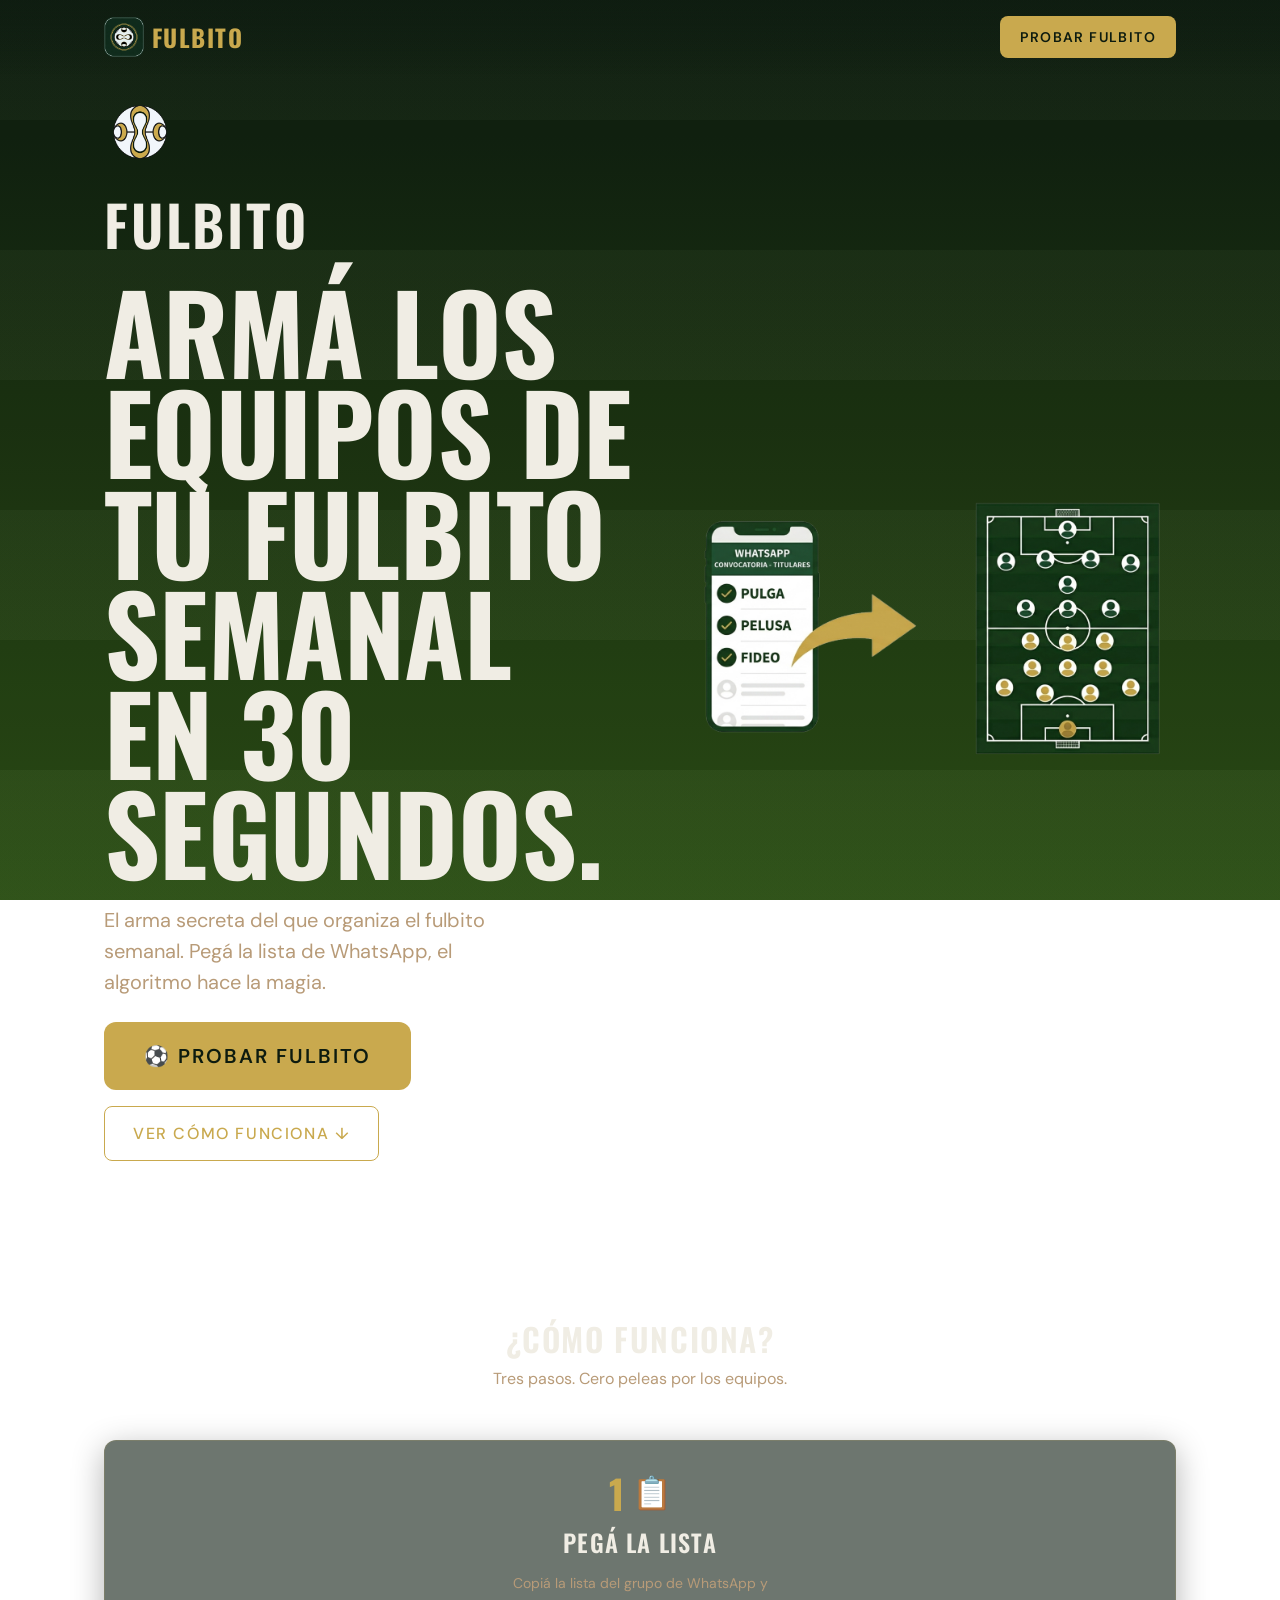
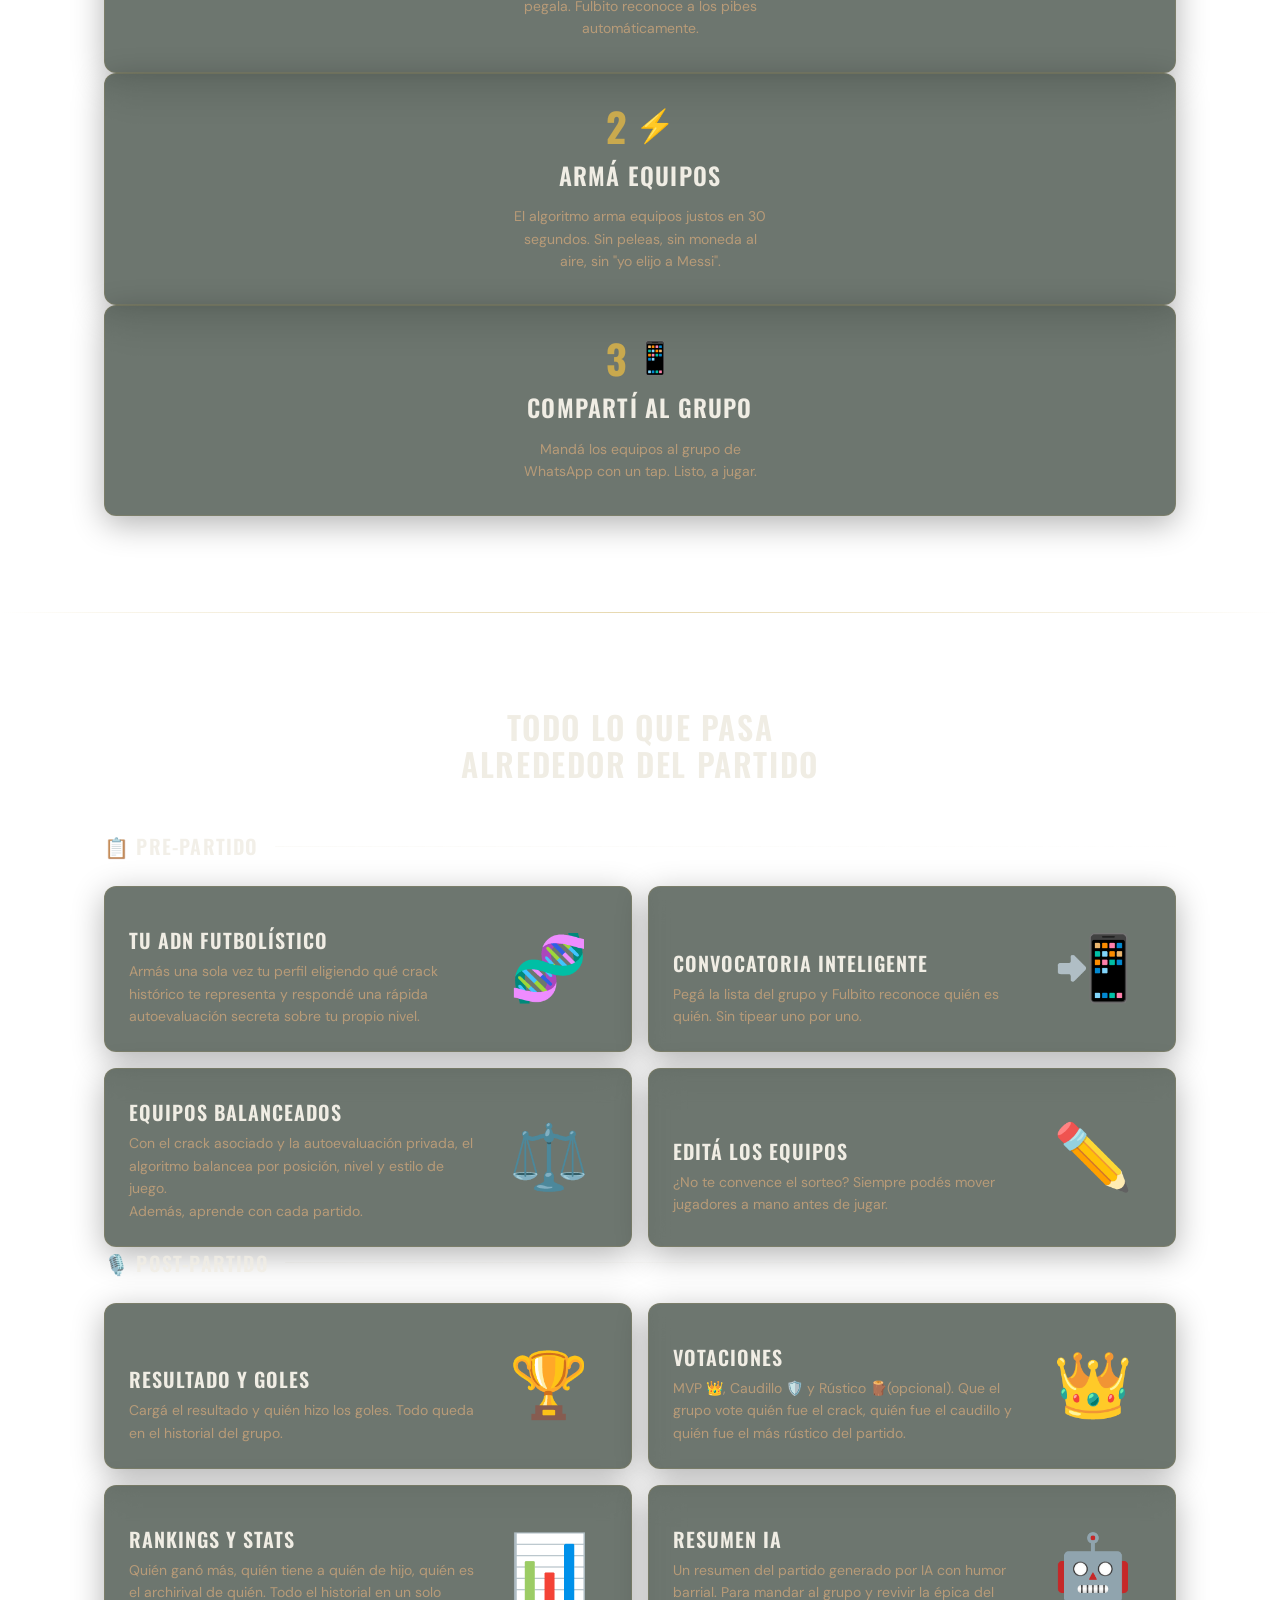
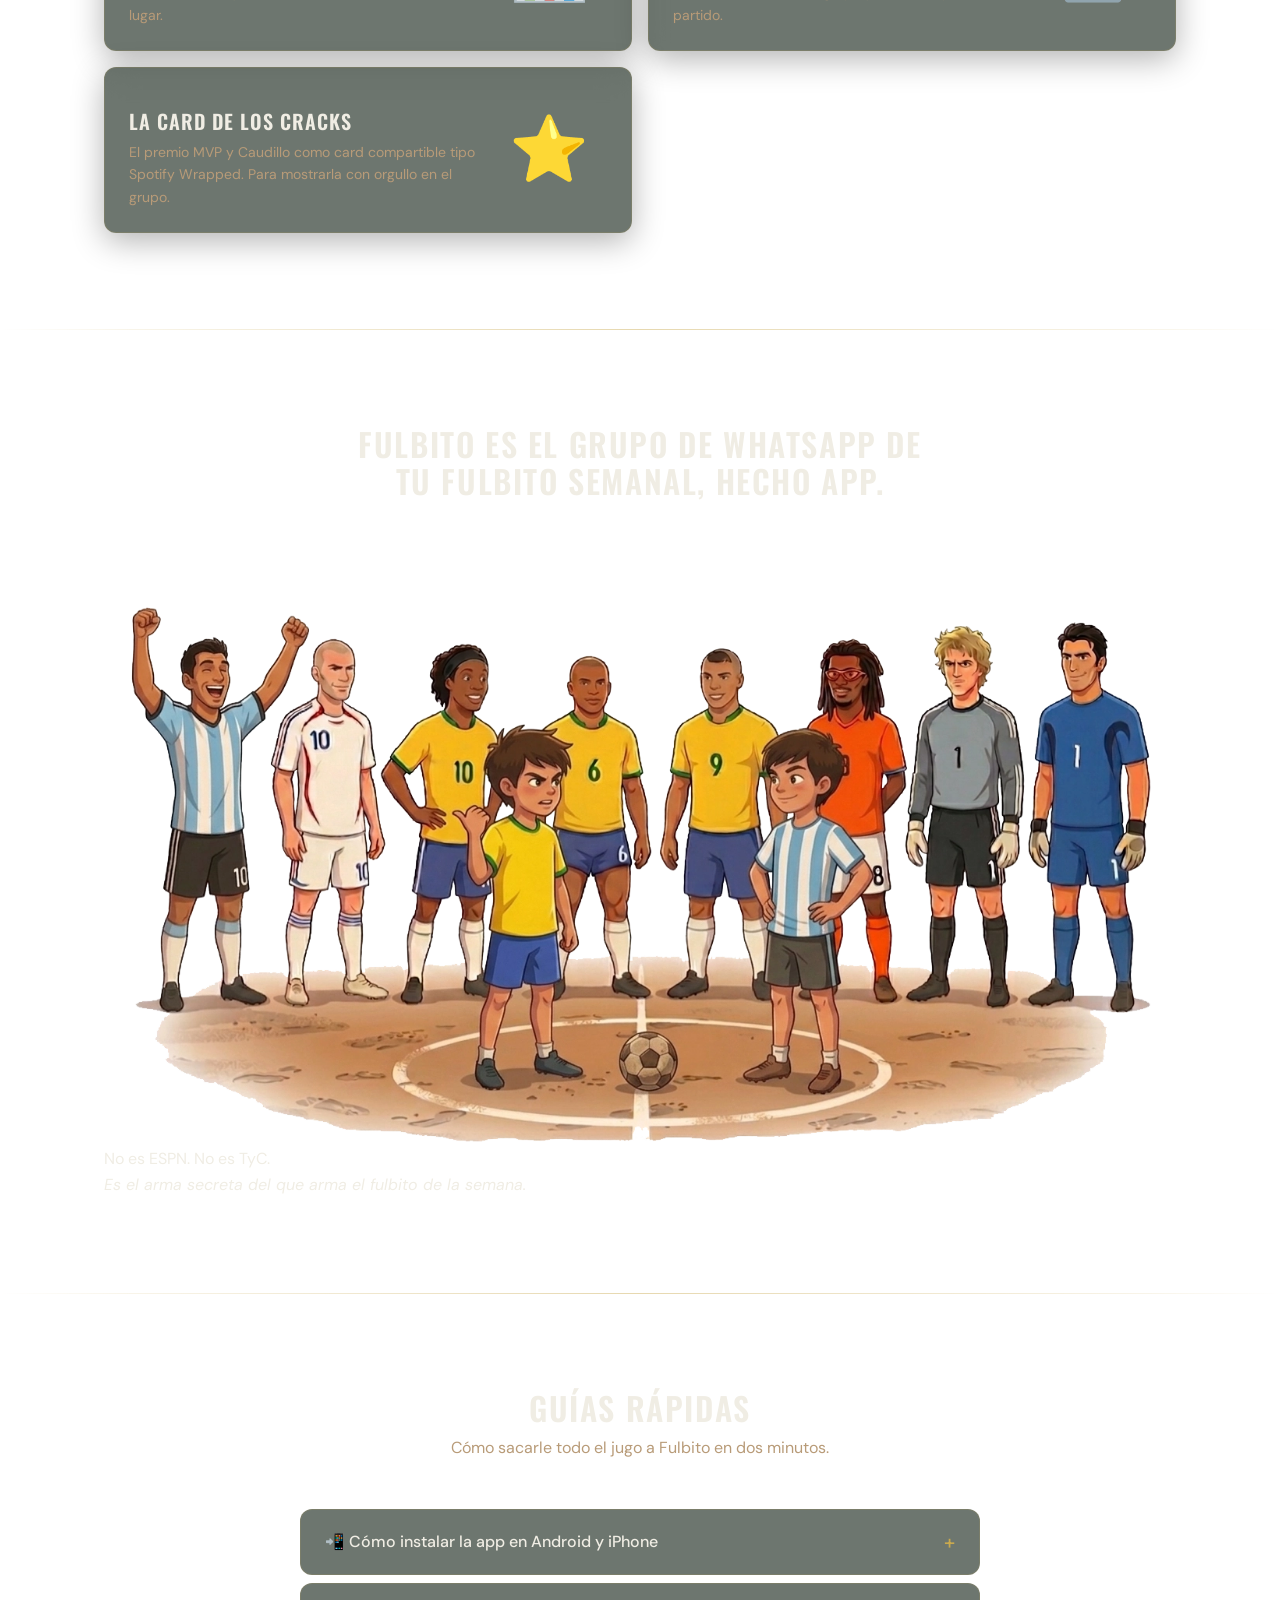
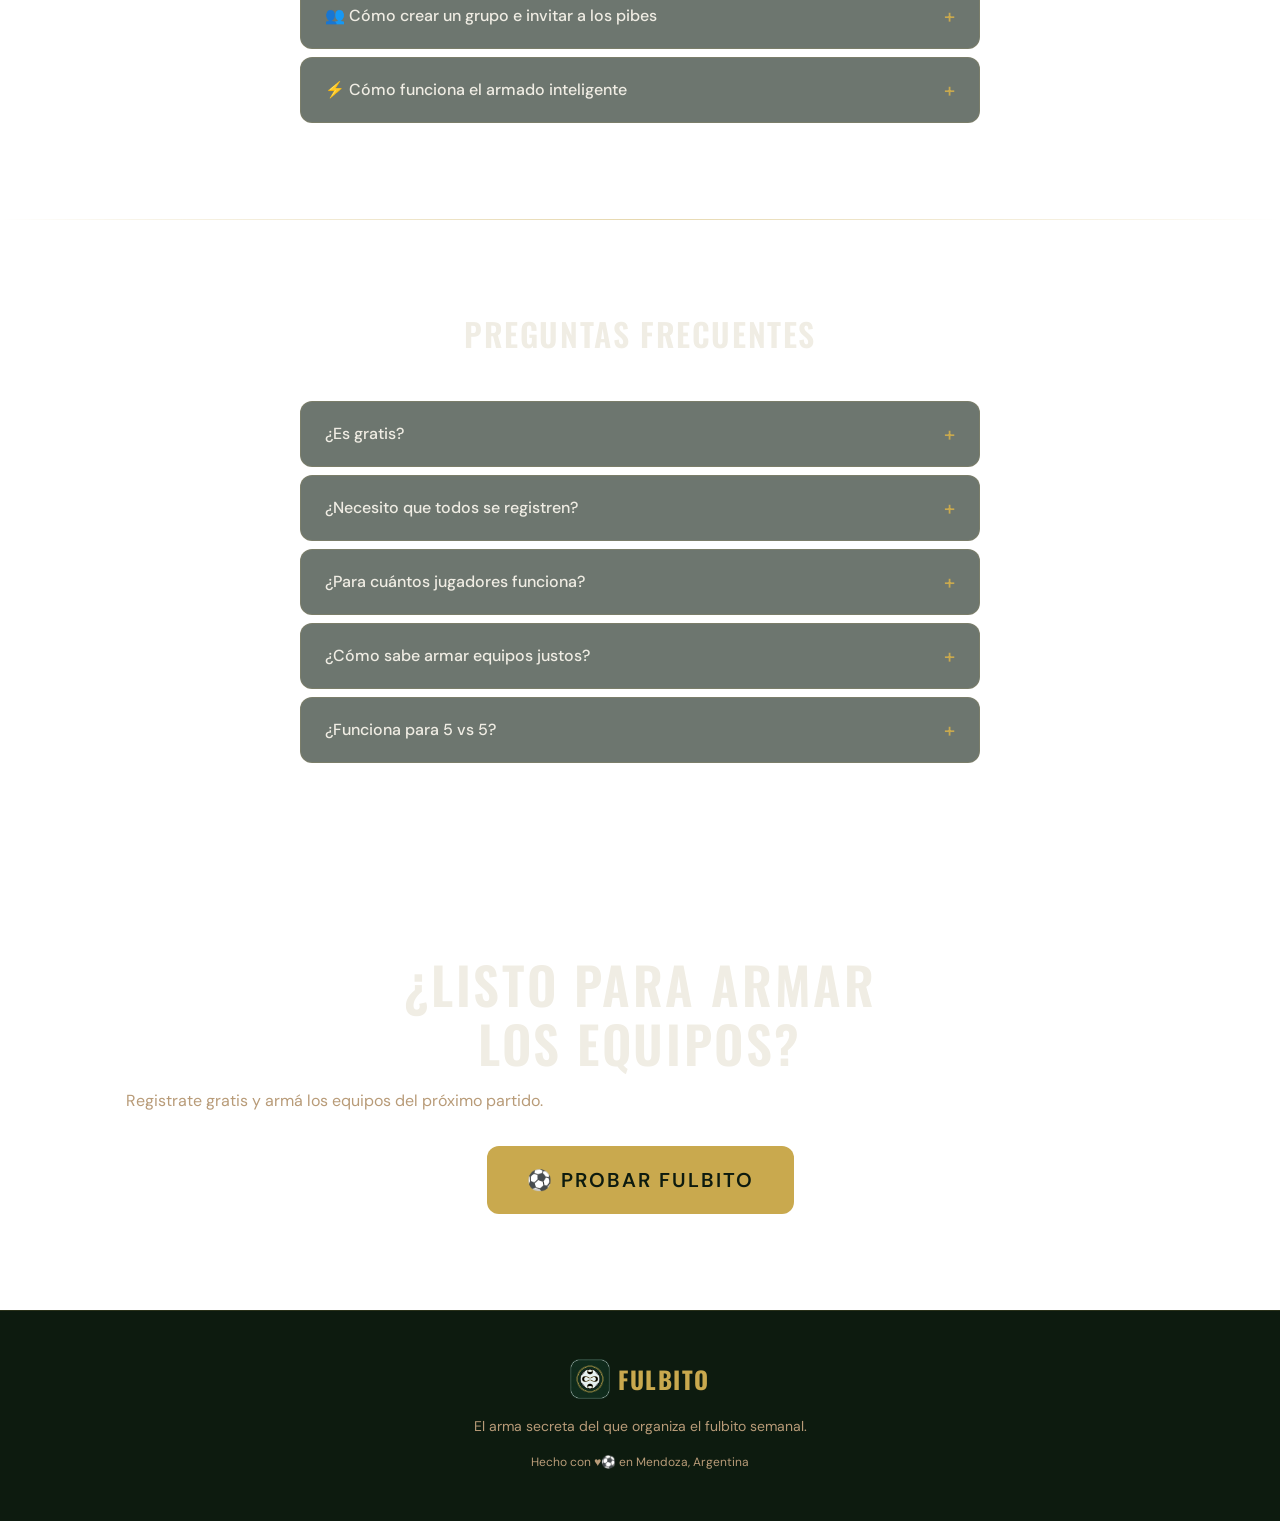
<file: src/index.html>
<!DOCTYPE html>
<html lang="es">

<head>
  <meta charset="UTF-8">
  <meta name="viewport" content="width=device-width, initial-scale=1.0">
  <meta name="theme-color" content="#2D5016">
  <meta name="description"
    content="Pegá la lista de WhatsApp, el algoritmo arma equipos justos y compartí al grupo. Gratis. Para fútbol amateur entre amigos.">

  <!-- Favicon -->
  <link rel="icon" type="image/png" sizes="192x192" href="/assets/icons/fulbito-icon.png">
  <link rel="apple-touch-icon" href="/assets/icons/fulbito-icon.png">

  <!-- Fonts -->
  <link rel="preconnect" href="https://fonts.googleapis.com">
  <link rel="preconnect" href="https://fonts.gstatic.com" crossorigin>
  <link
    href="https://fonts.googleapis.com/css2?family=Oswald:wght@400;500;600;700&family=DM+Sans:wght@400;500;600;700&display=swap"
    rel="stylesheet">

  <!-- CSS -->
  <link rel="stylesheet" href="/css/variables.css">
  <link rel="stylesheet" href="/css/base.css">
  <link rel="stylesheet" href="/css/components.css">
  <link rel="stylesheet" href="/css/sections.css">

  <title>Fulbito — Armá los equipos del fulbito semanal en 30 segundos</title>

  <!-- Canonical -->
  <link rel="canonical" href="https://web.fulbito.futbol/">

  <!-- Open Graph -->
  <meta property="og:type" content="website">
  <meta property="og:url" content="https://web.fulbito.futbol/">
  <meta property="og:title" content="Fulbito — Armá los equipos del fulbito semanal en 30 segundos">
  <meta property="og:description"
    content="Pegá la lista de WhatsApp, el algoritmo arma equipos justos y compartí al grupo. El arma secreta del capitán del fulbito.">
  <meta property="og:image" content="https://web.fulbito.futbol/assets/images/hero.png">
  <meta property="og:image:width" content="1200">
  <meta property="og:image:height" content="630">
  <meta property="og:locale" content="es_AR">
  <meta property="og:site_name" content="Fulbito">

  <!-- Twitter Card -->
  <meta name="twitter:card" content="summary_large_image">
  <meta name="twitter:title" content="Fulbito — Armá los equipos del fulbito semanal en 30 segundos">
  <meta name="twitter:description"
    content="Pegá la lista de WhatsApp, el algoritmo arma equipos justos y compartí al grupo.">
  <meta name="twitter:image" content="https://web.fulbito.futbol/assets/images/hero.png">

  <!-- Structured Data -->
  <script type="application/ld+json">
  {
    "@context": "https://schema.org",
    "@type": "SoftwareApplication",
    "name": "Fulbito",
    "url": "https://fulbito.futbol",
    "description": "Armá los equipos del fulbito semanal en 30 segundos. Algoritmo inteligente que balancea por posición, nivel y estilo de juego.",
    "applicationCategory": "SportsApplication",
    "operatingSystem": "Web, Android, iOS",
    "offers": {
      "@type": "Offer",
      "price": "0",
      "priceCurrency": "ARS"
    },
    "inLanguage": "es-AR",
    "screenshot": "https://web.fulbito.futbol/assets/images/hero.webp"
  }
  </script>
</head>

<body>

  <!-- Skip navigation -->
  <a href="#main-content" class="skip-link">Saltar al contenido</a>

  <!-- ════════════════════════════════════════════════════
       HEADER
       ════════════════════════════════════════════════════ -->
  <header class="site-header" id="site-header">
    <div class="container site-header__inner">
      <a href="/" class="logo" aria-label="Fulbito — Inicio">
        <img src="/assets/icons/fulbito-icon.png" alt="" class="logo__icon" width="40" height="40">
        <span class="logo__text">Fulbito</span>
      </a>
      <a href="https://fulbito.futbol" class="btn-primary site-header__cta" id="cta-header">
        Probar Fulbito
      </a>
    </div>
  </header>

  <main id="main-content">

    <!-- ════════════════════════════════════════════════════
         HERO
         ════════════════════════════════════════════════════ -->
    <section class="hero section" id="hero" aria-label="Presentación de Fulbito">
      <div class="container hero__inner">
        <div class="hero__content">
          <!-- Pelota Fulbito animada -->
          <img src="/assets/icons/icon-512.png" alt="" class="hero__ball" width="72" height="72" aria-hidden="true">

          <!-- Logo text -->
          <h1 class="hero__logo-text">Fulbito</h1>

          <!-- Headline -->
          <p class="hero__headline">
            Armá los equipos de tu fulbito semanal<br>en 30 segundos.
          </p>

          <!-- Subheadline -->
          <p class="hero__subheadline">
            El arma secreta del que organiza el fulbito semanal. Pegá la lista de WhatsApp, el algoritmo hace la magia.
          </p>

          <!-- CTAs -->
          <div class="hero__actions">
            <a href="https://fulbito.futbol" class="btn-primary btn-primary--lg hero__btn" id="cta-hero">
              ⚽ Probar Fulbito
            </a>
            <a href="#como-funciona" class="btn-secondary hero__btn" id="cta-how">
              Ver cómo funciona ↓
            </a>
          </div>
        </div>

        <!-- Hero image -->
        <div class="hero__image-wrap reveal">
          <picture>
            <source srcset="/assets/images/hero.webp" type="image/webp">
            <img src="/assets/images/hero.png"
              alt="Ilustración de dos pibes en un potrero eligiendo cracks del fútbol mundial para armar sus equipos — la esencia del fulbito"
              class="hero__image" loading="eager" fetchpriority="high">
          </picture>
        </div>
      </div>
    </section>

    <!-- ════════════════════════════════════════════════════
         CÓMO FUNCIONA — 3 pasos
         ════════════════════════════════════════════════════ -->
    <section class="section" id="como-funciona" aria-label="Cómo funciona Fulbito">
      <div class="container">
        <div class="section-title reveal">
          <h2>¿Cómo funciona?</h2>
          <p>Tres pasos. Cero peleas por los equipos.</p>
        </div>

        <div class="steps-grid reveal-stagger" style="position: relative;">
          <div class="step-card reveal">
            <div class="step-card__header">
              <span class="step-card__number">1</span>
              <span class="step-card__emoji" aria-hidden="true">📋</span>
            </div>
            <h3 class="step-card__title">Pegá la lista</h3>
            <p class="step-card__desc">
              Copiá la lista del grupo de WhatsApp y pegala. Fulbito reconoce a los pibes automáticamente.
            </p>
          </div>

          <div class="step-card reveal">
            <div class="step-card__header">
              <span class="step-card__number">2</span>
              <span class="step-card__emoji" aria-hidden="true">⚡</span>
            </div>
            <h3 class="step-card__title">Armá equipos</h3>
            <p class="step-card__desc">
              El algoritmo arma equipos justos en 30 segundos. Sin peleas, sin moneda al aire, sin "yo elijo a Messi".
            </p>
          </div>

          <div class="step-card reveal">
            <div class="step-card__header">
              <span class="step-card__number">3</span>
              <span class="step-card__emoji" aria-hidden="true">📱</span>
            </div>
            <h3 class="step-card__title">Compartí al grupo</h3>
            <p class="step-card__desc">
              Mandá los equipos al grupo de WhatsApp con un tap. Listo, a jugar.
            </p>
          </div>
        </div>
      </div>
    </section>

    <hr class="divider">

    <!-- ════════════════════════════════════════════════════
         FEATURES
         ════════════════════════════════════════════════════ -->
    <section class="section features-section" id="features" aria-label="Características de Fulbito">
      <div class="container">
        <div class="section-title reveal">
          <h2>Todo lo que pasa<br>alrededor del partido</h2>
        </div>

        <!-- ANTES -->
        <div class="features-group">
          <div class="field-line-label reveal">
            <span class="field-line-label__text">📋 Pre-Partido</span>
          </div>
          <div class="features-grid reveal-stagger">
            <div class="feature-card reveal">
              <div class="feature-card__icon" aria-hidden="true">🧬</div>
              <h3 class="feature-card__title">Tu ADN Futbolístico</h3>
              <p class="feature-card__desc">
                Armás una sola vez tu perfil eligiendo qué crack histórico te representa y respondé una rápida
                autoevaluación secreta
                sobre tu propio nivel.
              </p>
            </div>
            <div class="feature-card reveal">
              <div class="feature-card__icon" aria-hidden="true">📲</div>
              <h3 class="feature-card__title">Convocatoria inteligente</h3>
              <p class="feature-card__desc">
                Pegá la lista del grupo y Fulbito reconoce quién es quién. Sin tipear uno por uno.
              </p>
            </div>
            <div class="feature-card reveal">
              <div class="feature-card__icon" aria-hidden="true">⚖️</div>
              <h3 class="feature-card__title">Equipos balanceados</h3>
              <p class="feature-card__desc">
                Con el crack asociado y la autoevaluación privada, el algoritmo balancea por posición, nivel y
                estilo de juego. <br> Además, aprende con cada partido.
              </p>
            </div>
            <div class="feature-card reveal">
              <div class="feature-card__icon" aria-hidden="true">✏️</div>
              <h3 class="feature-card__title">Editá los equipos</h3>
              <p class="feature-card__desc">
                ¿No te convence el sorteo? Siempre podés mover jugadores a mano antes de jugar.
              </p>
            </div>
          </div>
        </div>



        <!-- DESPUÉS -->
        <div class="features-group">
          <div class="field-line-label reveal">
            <span class="field-line-label__text">🎙️ Post-Partido</span>
          </div>
          <div class="features-grid reveal-stagger">
            <div class="feature-card reveal">
              <div class="feature-card__icon" aria-hidden="true">🏆</div>
              <h3 class="feature-card__title">Resultado y goles</h3>
              <p class="feature-card__desc">
                Cargá el resultado y quién hizo los goles. Todo queda en el historial del grupo.
              </p>
            </div>
            <div class="feature-card reveal">
              <div class="feature-card__icon" aria-hidden="true">👑</div>
              <h3 class="feature-card__title">Votaciones</h3>
              <p class="feature-card__desc">
                MVP 👑, Caudillo 🛡️ y Rústico 🪵(opcional). Que el grupo vote quién fue el crack, quién fue el caudillo
                y quién fue el más
                rústico del partido.
              </p>
            </div>
            <div class="feature-card reveal">
              <div class="feature-card__icon" aria-hidden="true">📊</div>
              <h3 class="feature-card__title">Rankings y stats</h3>
              <p class="feature-card__desc">
                Quién ganó más, quién tiene a quién de hijo, quién es el archirival de quién. Todo el historial en un
                solo lugar.
              </p>
            </div>
            <div class="feature-card reveal">
              <div class="feature-card__icon" aria-hidden="true">🤖</div>
              <h3 class="feature-card__title">Resumen IA</h3>
              <p class="feature-card__desc">
                Un resumen del partido generado por IA con humor barrial. Para mandar al grupo y revivir la épica del
                partido.
              </p>
            </div>
            <div class="feature-card reveal">
              <div class="feature-card__icon" aria-hidden="true">⭐</div>
              <h3 class="feature-card__title">La Card de los Cracks</h3>
              <p class="feature-card__desc">
                El premio MVP y Caudillo como card compartible tipo Spotify Wrapped. Para mostrarla con orgullo en el
                grupo.
              </p>
            </div>
          </div>
        </div>
      </div>
    </section>

    <hr class="divider">

    <!-- ════════════════════════════════════════════════════
         LA PREVIA — Sección emocional
         ════════════════════════════════════════════════════ -->
    <section class="section previa-section" id="la-previa" aria-label="La identidad de Fulbito">
      <div class="container">
        <div class="section-title reveal">
          <h2>Fulbito es el grupo de WhatsApp de <br>tu fulbito semanal, hecho app.</h2>
        </div>

        <!-- Ilustración potrero -->
        <div class="previa__image-wrap reveal">
          <img src="/assets/images/potrero.webp"
            alt="Ilustración estilo Teamgeist 2006: dos pibes eligiendo su equipo de cracks en un potrero"
            class="previa__image" loading="lazy">
        </div>

        <!-- Stickers showcase (Temporalmente oculto) -->
        <!--
        <div class="previa__stickers reveal-stagger">
          <div class="sticker-card reveal">
            <img src="/assets/stickers/messi_mode.png" alt="Sticker Modo Messi" class="sticker-card__img" loading="lazy"
              width="64" height="64">
            <p class="sticker-card__phrase">"Activó modo Messi 🐐. ¿Quién lo frena?"</p>
          </div>
          <div class="sticker-card reveal">
            <img src="/assets/stickers/mufa.png" alt="Sticker Mufa" class="sticker-card__img" loading="lazy" width="64"
              height="64">
            <p class="sticker-card__phrase">"Cuidado, trae la mufa encima. Necesita un amuleto urgente."</p>
          </div>
          <div class="sticker-card reveal">
            <img src="/assets/stickers/padre_hijo.png" alt="Sticker Padre e Hijo" class="sticker-card__img"
              loading="lazy" width="64" height="64">
            <p class="sticker-card__phrase">"Ya le sacó DNI como hijo. No somos rivales."</p>
          </div>
          <div class="sticker-card reveal">
            <img src="/assets/stickers/compadre.png" alt="Sticker Compadre" class="sticker-card__img" loading="lazy"
              width="64" height="64">
            <p class="sticker-card__phrase">"La dupla letal. Cuando juegan juntos, ganan."</p>
          </div>
          <div class="sticker-card reveal">
            <img src="/assets/stickers/archirrival.png" alt="Sticker Archirival" class="sticker-card__img"
              loading="lazy" width="64" height="64">
            <p class="sticker-card__phrase">"Esto ya es personal. River-Boca les queda chico."</p>
          </div>
          <div class="sticker-card reveal">
            <img src="/assets/stickers/win_streak_3.png" alt="Sticker Racha Ganadora" class="sticker-card__img"
              loading="lazy" width="64" height="64">
            <p class="sticker-card__phrase">"Viene de racha. ¡No lo paren!"</p>
          </div>
        </div>
        -->

        <p class="previa__closing reveal">
          No es ESPN. No es TyC.<br>
          <em>Es el arma secreta del que arma el fulbito de la semana.</em>
        </p>
      </div>
    </section>

    <hr class="divider">

    <!-- ════════════════════════════════════════════════════
         TUTORIALES — Guías rápidas
         ════════════════════════════════════════════════════ -->
    <section class="section" id="tutoriales" aria-label="Guías y Tutoriales">
      <div class="container">
        <div class="section-title reveal">
          <h2>Guías rápidas</h2>
          <p>Cómo sacarle todo el jugo a Fulbito en dos minutos.</p>
        </div>

        <div class="faq-list reveal-stagger">
          <details class="faq-item reveal">
            <summary class="faq-item__question">
              📲 Cómo instalar la app en Android y iPhone
              <i class="faq-item__icon" aria-hidden="true">+</i>
            </summary>
            <div class="faq-item__answer">
              Fulbito es una aplicación web progresiva y no necesita pasar por tiendas de apps.<br><br>
              <strong>En iPhone (iOS):</strong><br>
              1. Abrí <em>fulbito.futbol</em> en <strong>Safari</strong>.<br>
              2. Tocá el botón <strong>Compartir</strong> (el cuadrado con la flecha).<br>
              3. Tocá <strong>"Agregar a inicio"</strong> ➕.<br><br>
              <strong>En Android:</strong><br>
              1. Abrí <em>fulbito.futbol</em> en <strong>Chrome</strong>.<br>
              2. Tocá los <strong>3 puntitos</strong> (⋮) del menú de opciones.<br>
              3. Seleccioná <strong>"Agregar a la pantalla principal"</strong> (o Instalar aplicación).
            </div>
          </details>

          <details class="faq-item reveal">
            <summary class="faq-item__question">
              👥 Cómo crear un grupo e invitar a los pibes
              <i class="faq-item__icon" aria-hidden="true">+</i>
            </summary>
            <div class="faq-item__answer">
              1. Registrate gratis en <em>fulbito.futbol</em>.<br>
              2. En la pantalla principal, tocá <strong>"Crear un grupo"</strong> (ej: "Futbol Jueves").<br>
              3. Dentro del grupo, buscá la opción de <strong>compartir enlace de invitación</strong> a través de
              WhatsApp.<br>
              4. Listo. Cuando entren al link, se suman a tu plantel y pueden armar su perfil de crack con su propia
              autoevaluación.
            </div>
          </details>

          <details class="faq-item reveal">
            <summary class="faq-item__question">
              ⚡ Cómo funciona el armado inteligente
              <i class="faq-item__icon" aria-hidden="true">+</i>
            </summary>
            <div class="faq-item__answer">
              1. Dentro de tu grupo, tocá "⚽ Crear Partido".<br>
              2. Completá la convocatoria copiando y pegando la lista de WhatsApp.<br>
              3. Le das a "Analizar". La app comprobará qué jugadores están anotados para este partido. Revisás y
              <strong>Confirmás Lista</strong>.<br>
              4. Tocá el botón <strong>"Armar Equipos"</strong>.<br>
              5. En 30 segundos tenés los equipos nivelados. Confirmás Equipos y ya podés compartir por WhatsApp.
            </div>
          </details>
        </div>
      </div>
    </section>

    <hr class="divider">

    <!-- ════════════════════════════════════════════════════
         FAQ
         ════════════════════════════════════════════════════ -->
    <section class="section faq-section" id="faq" aria-label="Preguntas frecuentes">
      <div class="container">
        <div class="section-title reveal">
          <h2>Preguntas frecuentes</h2>
        </div>

        <div class="faq-list reveal-stagger">
          <details class="faq-item reveal" id="faq-1">
            <summary class="faq-item__question">
              ¿Es gratis?
              <i class="faq-item__icon" aria-hidden="true">+</i>
            </summary>
            <div class="faq-item__answer">
              Sí. Las features avanzadas como el resumen IA son para grupos Pro, pero todos los que se registren ahora
              tienen Pro automáticamente. Registrate y aprovechá.
            </div>
          </details>

          <details class="faq-item reveal" id="faq-2">
            <summary class="faq-item__question">
              ¿Necesito que todos se registren?
              <i class="faq-item__icon" aria-hidden="true">+</i>
            </summary>
            <div class="faq-item__answer">
              No. Solo el organizador necesita una cuenta. Los demás pueden entrar como invitados. Pero si todos arman
              su perfil (crack + autoevaluación) y se unen al grupo, el algoritmo puede armar equipos mucho más justos.
            </div>
          </details>

          <details class="faq-item reveal" id="faq-3">
            <summary class="faq-item__question">
              ¿Para cuántos jugadores funciona?
              <i class="faq-item__icon" aria-hidden="true">+</i>
            </summary>
            <div class="faq-item__answer">
              Desde 6 hasta 22 almas. El formato más popular es 7 vs 7, pero funciona para 5v5, 6v6, 8v8, 11v11 y lo que
              necesites.
            </div>
          </details>

          <details class="faq-item reveal" id="faq-4">
            <summary class="faq-item__question">
              ¿Cómo sabe armar equipos justos?
              <i class="faq-item__icon" aria-hidden="true">+</i>
            </summary>
            <div class="faq-item__answer">
              Cada jugador elige un crack (Riquelme, Zidane, Ronaldinho...) y responde 3 preguntas privadas sobre su
              nivel.
              Con eso, el algoritmo balancea por posición, nivel y estilo de juego. Además, aprende con el paso de los
              partidos. Y siempre podés editar los equipos que armó si no te convencen.
            </div>
          </details>

          <details class="faq-item reveal" id="faq-5">
            <summary class="faq-item__question">
              ¿Funciona para 5 vs 5?
              <i class="faq-item__icon" aria-hidden="true">+</i>
            </summary>
            <div class="faq-item__answer">
              Sí. Funciona para cualquier formato desde 5v5 hasta 11v11. El algoritmo se adapta a la cantidad de
              jugadores.
            </div>
          </details>
        </div>
      </div>
    </section>

    <!-- ════════════════════════════════════════════════════
         CTA FINAL
         ════════════════════════════════════════════════════ -->
    <section class="section cta-final" id="cta-final" aria-label="Empezá a usar Fulbito">
      <div class="container reveal">
        <h2>¿Listo para armar<br>los equipos?</h2>
        <p class="cta-final__sub">Registrate gratis y armá los equipos del próximo partido.</p>
        <a href="https://fulbito.futbol" class="btn-primary btn-primary--lg" id="cta-bottom">
          ⚽ Probar Fulbito
        </a>
      </div>
    </section>

  </main>

  <!-- ════════════════════════════════════════════════════
       FOOTER
       ════════════════════════════════════════════════════ -->
  <footer class="site-footer">
    <div class="container site-footer__inner">
      <a href="/" class="logo" aria-label="Fulbito — Inicio">
        <img src="/assets/icons/fulbito-icon.png" alt="" class="logo__icon" width="40" height="40">
        <span class="logo__text">Fulbito</span>
      </a>
      <p class="site-footer__tagline">El arma secreta del que organiza el fulbito semanal.</p>
      <p class="site-footer__made">Hecho con ♥️⚽ en Mendoza, Argentina</p>
    </div>
  </footer>

  <!-- JS -->
  <script src="/js/main.js" defer></script>

</body>

</html>
</file>
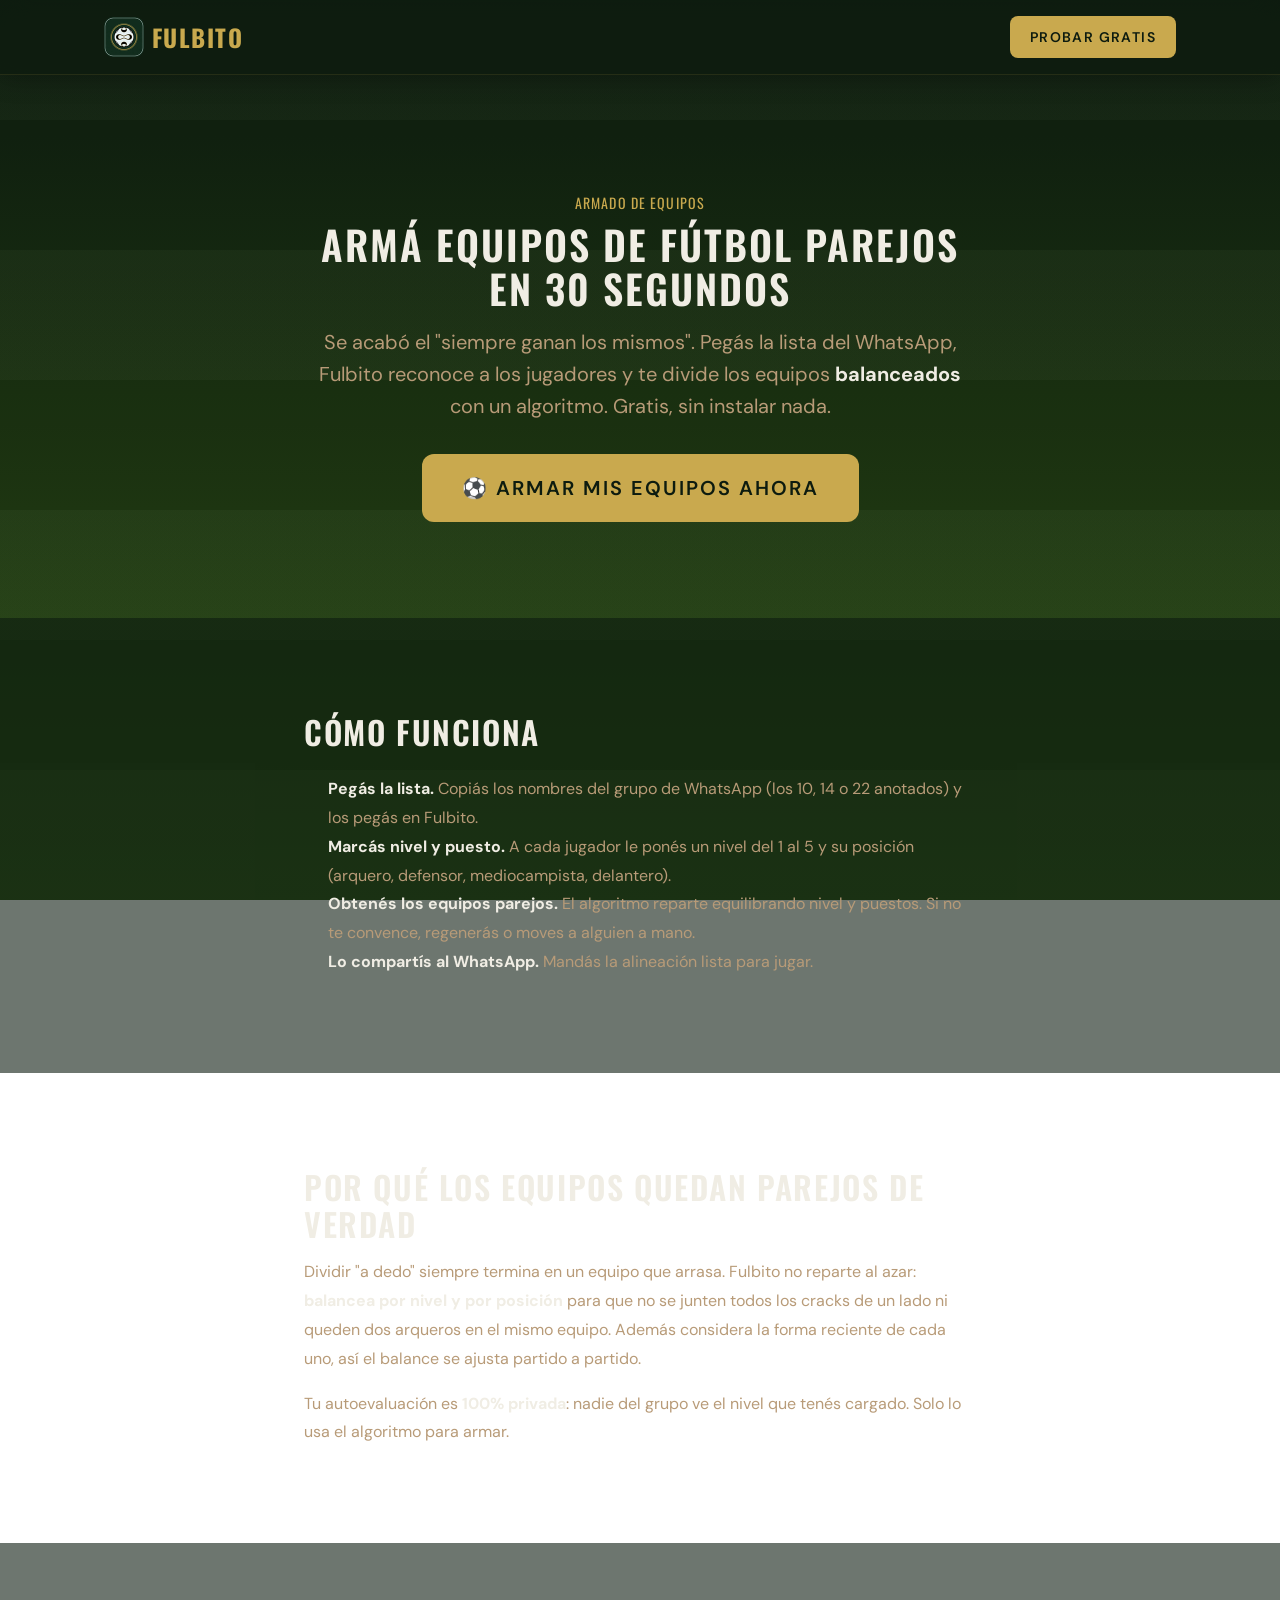
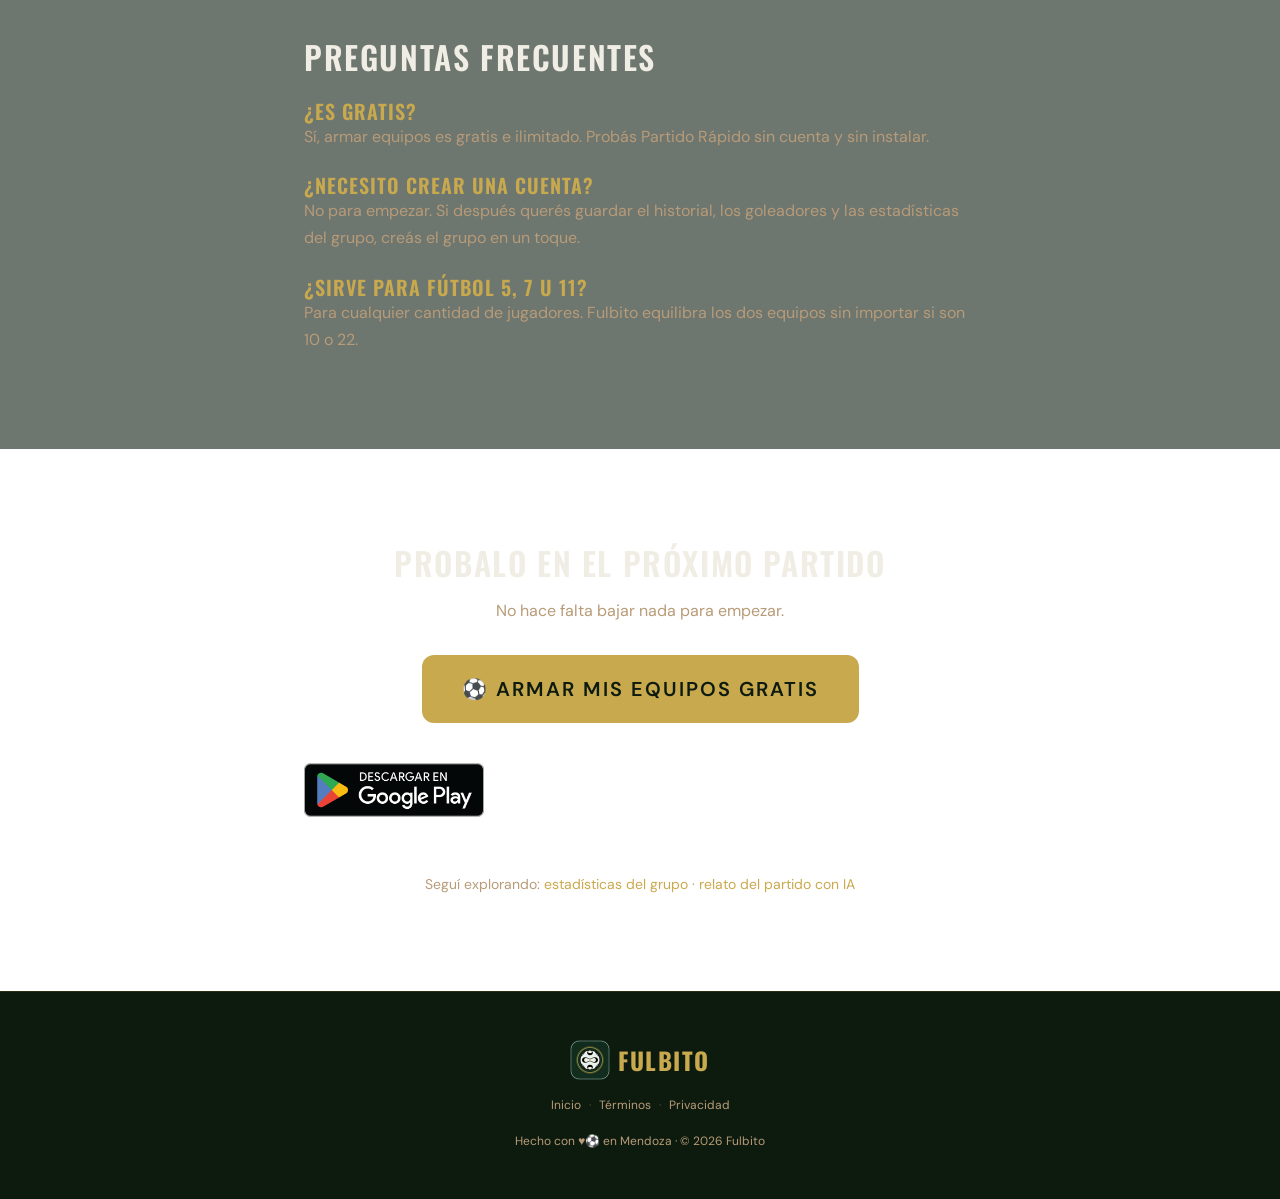
<file: armar-equipos.html>
<!DOCTYPE html>
<html lang="es">

<head>
  <!-- Google Analytics (GA4) -->
  <script async src="https://www.googletagmanager.com/gtag/js?id=G-D4FS2P80Q4"></script>
  <script>
    window.dataLayer = window.dataLayer || [];
    function gtag(){dataLayer.push(arguments);}
    gtag('js', new Date());
    gtag('config', 'G-D4FS2P80Q4');
  </script>
  <!-- Microsoft Clarity -->
  <script>
    (function(c,l,a,r,i,t,y){
      c[a]=c[a]||function(){(c[a].q=c[a].q||[]).push(arguments)};
      t=l.createElement(r);t.async=1;t.src="https://www.clarity.ms/tag/"+i;
      y=l.getElementsByTagName(r)[0];y.parentNode.insertBefore(t,y);
    })(window,document,"clarity","script","wmgku3ax9u");
  </script>

  <meta charset="UTF-8">
  <meta name="viewport" content="width=device-width, initial-scale=1.0">
  <meta name="theme-color" content="#2D5016">

  <title>Armar equipos de fútbol parejos en segundos | Fulbito</title>
  <meta name="description" content="App gratis para armar equipos de fútbol 5, 7 u 11 balanceados. Pegás la lista del WhatsApp y Fulbito divide los equipos parejos con un algoritmo. Sin cuenta, sin instalar.">
  <link rel="canonical" href="https://web.fulbito.futbol/armar-equipos.html">

  <!-- Open Graph -->
  <meta property="og:type" content="website">
  <meta property="og:title" content="Armar equipos de fútbol parejos en segundos | Fulbito">
  <meta property="og:description" content="Pegás la lista del WhatsApp y Fulbito te arma los equipos balanceados. Gratis y sin cuenta.">
  <meta property="og:image" content="https://web.fulbito.futbol/assets/images/og-cover.jpg">
  <meta property="og:image:width" content="1200">
  <meta property="og:image:height" content="630">
  <meta property="og:url" content="https://web.fulbito.futbol/armar-equipos.html">
  <meta property="og:site_name" content="Fulbito">
  <meta name="twitter:card" content="summary_large_image">

  <link rel="icon" type="image/png" sizes="192x192" href="assets/icons/fulbito-icon-192.png">
  <link rel="apple-touch-icon" href="assets/icons/fulbito-icon-192.png">
  <link rel="preconnect" href="https://fonts.googleapis.com">
  <link rel="preconnect" href="https://fonts.gstatic.com" crossorigin>
  <link href="https://fonts.googleapis.com/css2?family=Oswald:wght@400;500;600;700&family=DM+Sans:wght@400;500;600;700&display=swap" rel="stylesheet">
  <link rel="stylesheet" href="css/variables.css">
  <link rel="stylesheet" href="css/base.css">
  <link rel="stylesheet" href="css/components.css">
  <link rel="stylesheet" href="css/sections.css">

  <!-- Structured data: FAQ para rich results -->
  <script type="application/ld+json">
  {
    "@context": "https://schema.org",
    "@type": "FAQPage",
    "mainEntity": [
      {"@type":"Question","name":"¿Es gratis armar los equipos?","acceptedAnswer":{"@type":"Answer","text":"Sí. Armar equipos con Fulbito es gratis e ilimitado. Podés probar Partido Rápido sin crear cuenta y sin instalar nada."}},
      {"@type":"Question","name":"¿Necesito crear una cuenta?","acceptedAnswer":{"@type":"Answer","text":"No para empezar. Con Partido Rápido pegás la lista, elegís nivel y puesto de cada jugador y obtenés los equipos al instante. Si querés guardar el historial y las estadísticas del grupo, después podés crear el grupo."}},
      {"@type":"Question","name":"¿Sirve para fútbol 5, 7 u 11?","acceptedAnswer":{"@type":"Answer","text":"Sí. Funciona para cualquier cantidad de jugadores: fútbol 5, 7, 8, 9 u 11. Fulbito reparte equilibrando los dos equipos."}},
      {"@type":"Question","name":"¿Cómo hace para que los equipos queden parejos?","acceptedAnswer":{"@type":"Answer","text":"Cada jugador tiene un nivel y un puesto. El algoritmo balancea por nivel y por posición, y tiene en cuenta la forma reciente, para que los dos equipos queden lo más parejos posible."}}
    ]
  }
  </script>
</head>

<body>
  <header class="site-header scrolled">
    <div class="container site-header__inner">
      <a href="/" class="logo" aria-label="Fulbito — Inicio">
        <img src="assets/icons/fulbito-icon-80.png" alt="" class="logo__icon" width="40" height="40">
        <span class="logo__text">Fulbito</span>
      </a>
      <a href="https://fulbito.futbol/?quick=1&utm_source=seo&utm_medium=organic&utm_campaign=armar-equipos" class="btn-primary site-header__cta">Probar gratis</a>
    </div>
  </header>

  <main>
    <section class="section">
      <div class="container" style="max-width: 720px; padding-top: 96px; text-align:center;">
        <p style="color: var(--color-oro); font-family: var(--font-display); letter-spacing:0.08em; text-transform:uppercase; font-size: var(--text-sm); margin-bottom: var(--space-sm);">Armado de equipos</p>
        <h1 style="color: var(--color-cal); font-size: var(--text-3xl); line-height:1.1; margin-bottom: var(--space-md);">Armá equipos de fútbol parejos en 30 segundos</h1>
        <p style="color: var(--color-tierra); font-size: var(--text-lg); margin-bottom: var(--space-xl);">Se acabó el "siempre ganan los mismos". Pegás la lista del WhatsApp, Fulbito reconoce a los jugadores y te divide los equipos <strong style="color:var(--color-cal)">balanceados</strong> con un algoritmo. Gratis, sin instalar nada.</p>
        <a href="https://fulbito.futbol/?quick=1&utm_source=seo&utm_medium=organic&utm_campaign=armar-equipos" class="btn-primary btn-primary--lg">⚽ Armar mis equipos ahora</a>
      </div>
    </section>

    <section class="section" style="background: var(--glass-bg);">
      <div class="container" style="max-width: 720px;">
        <h2 style="color: var(--color-cal); font-size: var(--text-2xl); margin-bottom: var(--space-lg);">Cómo funciona</h2>
        <ol style="color: var(--color-tierra); font-size: var(--text-base); line-height:1.8; padding-left: var(--space-lg);">
          <li><strong style="color:var(--color-cal)">Pegás la lista.</strong> Copiás los nombres del grupo de WhatsApp (los 10, 14 o 22 anotados) y los pegás en Fulbito.</li>
          <li><strong style="color:var(--color-cal)">Marcás nivel y puesto.</strong> A cada jugador le ponés un nivel del 1 al 5 y su posición (arquero, defensor, mediocampista, delantero).</li>
          <li><strong style="color:var(--color-cal)">Obtenés los equipos parejos.</strong> El algoritmo reparte equilibrando nivel y puestos. Si no te convence, regenerás o moves a alguien a mano.</li>
          <li><strong style="color:var(--color-cal)">Lo compartís al WhatsApp.</strong> Mandás la alineación lista para jugar.</li>
        </ol>
      </div>
    </section>

    <section class="section">
      <div class="container" style="max-width: 720px;">
        <h2 style="color: var(--color-cal); font-size: var(--text-2xl); margin-bottom: var(--space-md);">Por qué los equipos quedan parejos de verdad</h2>
        <p style="color: var(--color-tierra); line-height:1.8; margin-bottom: var(--space-md);">Dividir "a dedo" siempre termina en un equipo que arrasa. Fulbito no reparte al azar: <strong style="color:var(--color-cal)">balancea por nivel y por posición</strong> para que no se junten todos los cracks de un lado ni queden dos arqueros en el mismo equipo. Además considera la forma reciente de cada uno, así el balance se ajusta partido a partido.</p>
        <p style="color: var(--color-tierra); line-height:1.8;">Tu autoevaluación es <strong style="color:var(--color-cal)">100% privada</strong>: nadie del grupo ve el nivel que tenés cargado. Solo lo usa el algoritmo para armar.</p>
      </div>
    </section>

    <section class="section" style="background: var(--glass-bg);">
      <div class="container" style="max-width: 720px;">
        <h2 style="color: var(--color-cal); font-size: var(--text-2xl); margin-bottom: var(--space-lg);">Preguntas frecuentes</h2>
        <div style="color: var(--color-tierra); line-height:1.7;">
          <h3 style="color: var(--color-oro); font-size: var(--text-lg); margin-top: var(--space-lg);">¿Es gratis?</h3>
          <p>Sí, armar equipos es gratis e ilimitado. Probás Partido Rápido sin cuenta y sin instalar.</p>
          <h3 style="color: var(--color-oro); font-size: var(--text-lg); margin-top: var(--space-lg);">¿Necesito crear una cuenta?</h3>
          <p>No para empezar. Si después querés guardar el historial, los goleadores y las estadísticas del grupo, creás el grupo en un toque.</p>
          <h3 style="color: var(--color-oro); font-size: var(--text-lg); margin-top: var(--space-lg);">¿Sirve para fútbol 5, 7 u 11?</h3>
          <p>Para cualquier cantidad de jugadores. Fulbito equilibra los dos equipos sin importar si son 10 o 22.</p>
        </div>
      </div>
    </section>

    <section class="section">
      <div class="container" style="max-width: 720px; text-align:center;">
        <h2 style="color: var(--color-cal); font-size: var(--text-2xl); margin-bottom: var(--space-md);">Probalo en el próximo partido</h2>
        <p style="color: var(--color-tierra); margin-bottom: var(--space-xl);">No hace falta bajar nada para empezar.</p>
        <a href="https://fulbito.futbol/?quick=1&utm_source=seo&utm_medium=organic&utm_campaign=armar-equipos" class="btn-primary btn-primary--lg">⚽ Armar mis equipos gratis</a>
        <div style="margin-top: var(--space-xl);">
          <a href="https://play.google.com/store/apps/details?id=futbol.fulbito.app" aria-label="Descargar en Google Play">
            <img src="assets/images/google-play-badge.png" alt="Disponible en Google Play" width="180" style="height:auto;">
          </a>
        </div>
        <p style="color: var(--color-tierra); font-size: var(--text-sm); margin-top: var(--space-2xl);">
          Seguí explorando: <a href="estadisticas-grupo.html" style="color: var(--color-oro);">estadísticas del grupo</a> · <a href="relato-ia.html" style="color: var(--color-oro);">relato del partido con IA</a>
        </p>
      </div>
    </section>
  </main>

  <footer class="site-footer">
    <div class="container site-footer__inner">
      <a href="/" class="logo" aria-label="Fulbito — Inicio">
        <img src="assets/icons/fulbito-icon-80.png" alt="" class="logo__icon" width="40" height="40">
        <span class="logo__text">Fulbito</span>
      </a>
      <nav class="site-footer__links" aria-label="Links del footer">
        <a href="/" class="site-footer__link">Inicio</a>
        <span class="site-footer__sep" aria-hidden="true">·</span>
        <a href="terminos.html" class="site-footer__link">Términos</a>
        <span class="site-footer__sep" aria-hidden="true">·</span>
        <a href="privacidad.html" class="site-footer__link">Privacidad</a>
      </nav>
      <p class="site-footer__made">Hecho con ♥️⚽ en Mendoza · © 2026 Fulbito</p>
    </div>
  </footer>
  <script src="js/attribution.js" defer></script>
</body>
</html>
</file>
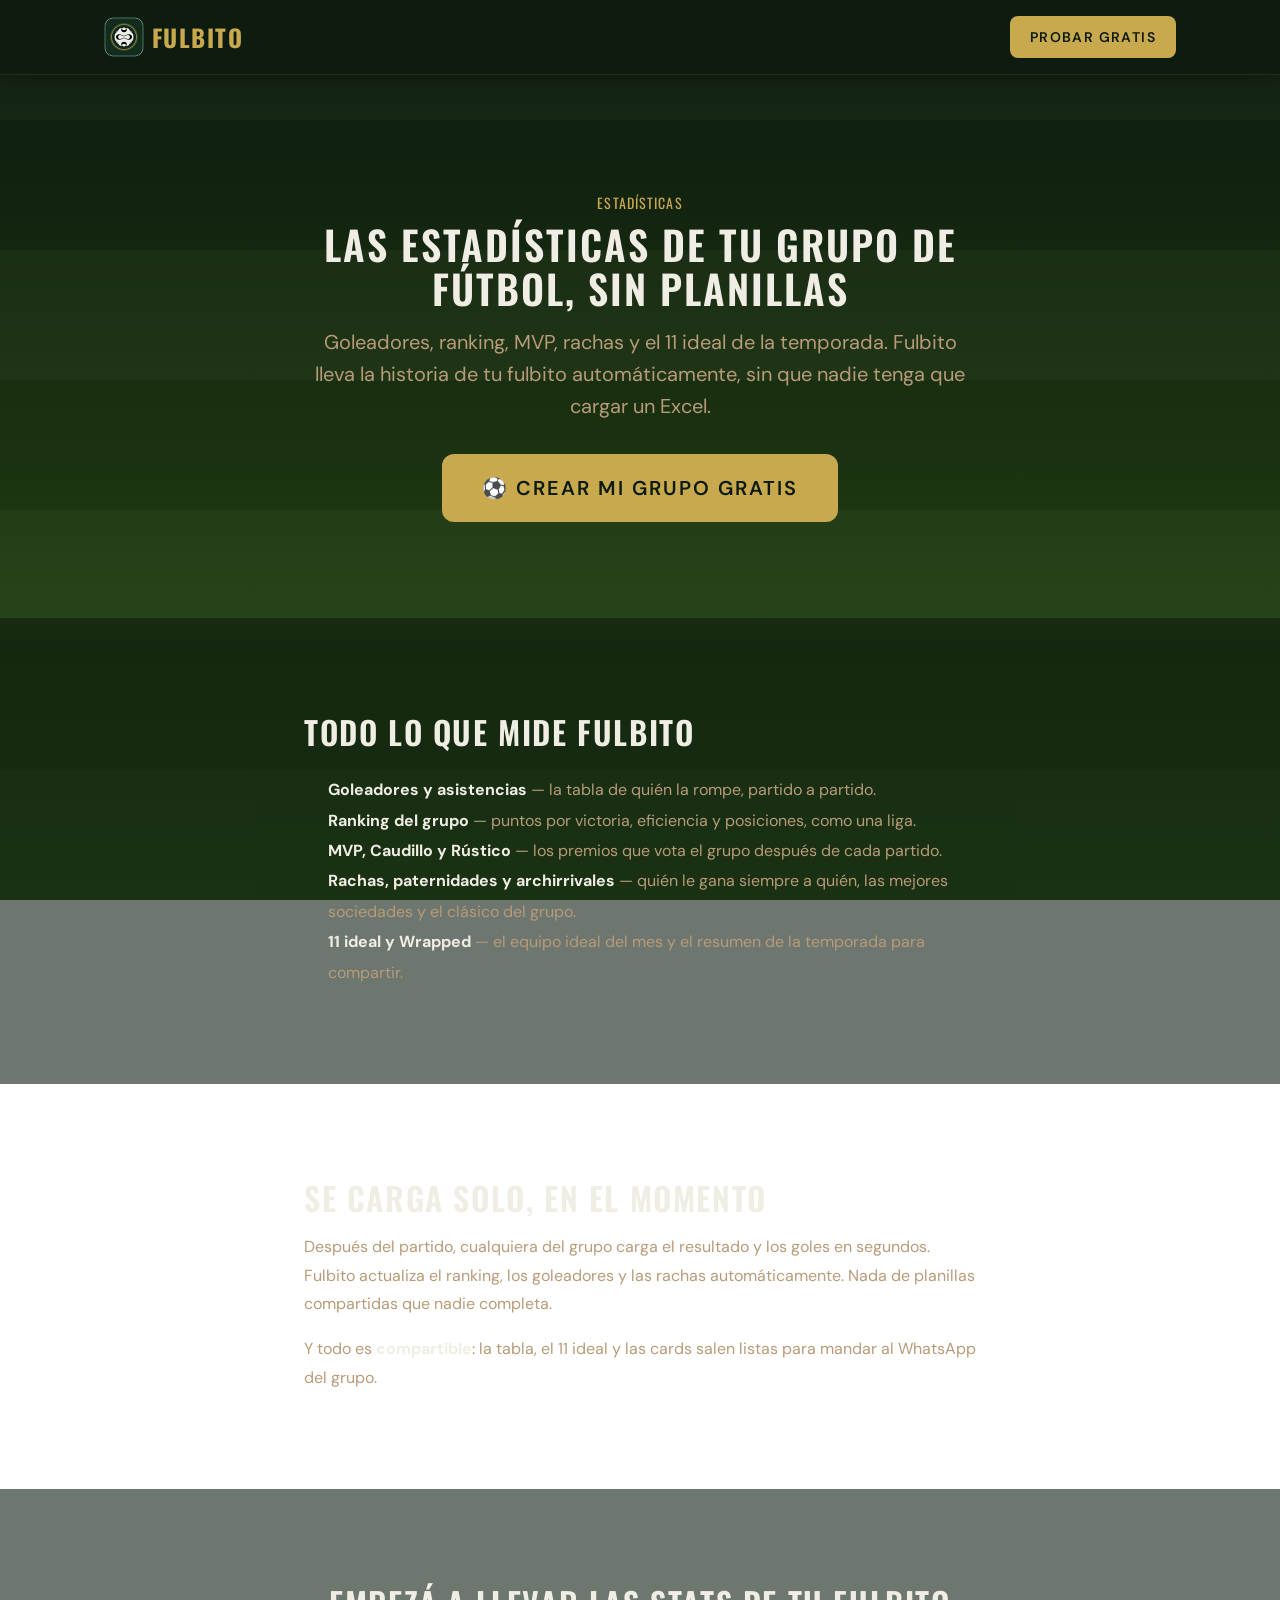
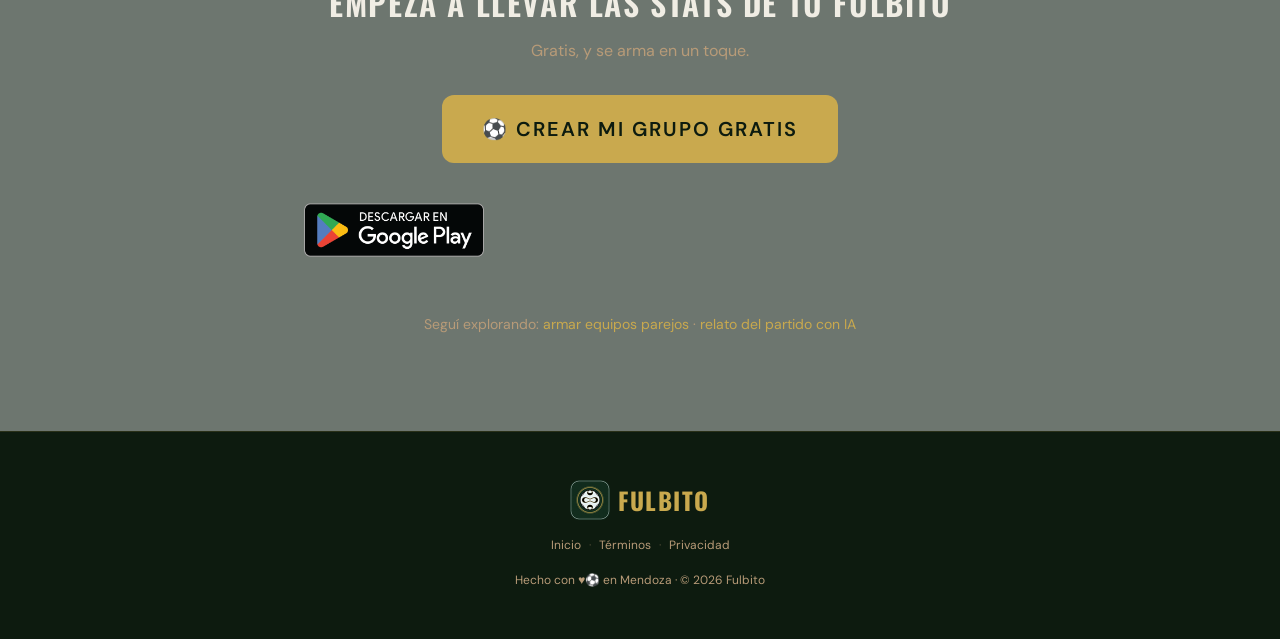
<file: estadisticas-grupo.html>
<!DOCTYPE html>
<html lang="es">

<head>
  <!-- Google Analytics (GA4) -->
  <script async src="https://www.googletagmanager.com/gtag/js?id=G-D4FS2P80Q4"></script>
  <script>
    window.dataLayer = window.dataLayer || [];
    function gtag(){dataLayer.push(arguments);}
    gtag('js', new Date());
    gtag('config', 'G-D4FS2P80Q4');
  </script>
  <!-- Microsoft Clarity -->
  <script>
    (function(c,l,a,r,i,t,y){
      c[a]=c[a]||function(){(c[a].q=c[a].q||[]).push(arguments)};
      t=l.createElement(r);t.async=1;t.src="https://www.clarity.ms/tag/"+i;
      y=l.getElementsByTagName(r)[0];y.parentNode.insertBefore(t,y);
    })(window,document,"clarity","script","wmgku3ax9u");
  </script>

  <meta charset="UTF-8">
  <meta name="viewport" content="width=device-width, initial-scale=1.0">
  <meta name="theme-color" content="#2D5016">

  <title>Estadísticas y ranking del grupo de fútbol | Fulbito</title>
  <meta name="description" content="Llevá las estadísticas de tu grupo de fútbol: goleadores, ranking, MVP, rachas, paternidades y el 11 ideal de la temporada. Gratis, sin planillas de Excel.">
  <link rel="canonical" href="https://web.fulbito.futbol/estadisticas-grupo.html">

  <meta property="og:type" content="website">
  <meta property="og:title" content="Estadísticas y ranking del grupo de fútbol | Fulbito">
  <meta property="og:description" content="Goleadores, ranking, MVP, rachas y el 11 ideal de tu grupo. Sin planillas.">
  <meta property="og:image" content="https://web.fulbito.futbol/assets/images/og-cover.jpg">
  <meta property="og:image:width" content="1200">
  <meta property="og:image:height" content="630">
  <meta property="og:url" content="https://web.fulbito.futbol/estadisticas-grupo.html">
  <meta property="og:site_name" content="Fulbito">
  <meta name="twitter:card" content="summary_large_image">

  <link rel="icon" type="image/png" sizes="192x192" href="assets/icons/fulbito-icon-192.png">
  <link rel="apple-touch-icon" href="assets/icons/fulbito-icon-192.png">
  <link rel="preconnect" href="https://fonts.googleapis.com">
  <link rel="preconnect" href="https://fonts.gstatic.com" crossorigin>
  <link href="https://fonts.googleapis.com/css2?family=Oswald:wght@400;500;600;700&family=DM+Sans:wght@400;500;600;700&display=swap" rel="stylesheet">
  <link rel="stylesheet" href="css/variables.css">
  <link rel="stylesheet" href="css/base.css">
  <link rel="stylesheet" href="css/components.css">
  <link rel="stylesheet" href="css/sections.css">
</head>

<body>
  <header class="site-header scrolled">
    <div class="container site-header__inner">
      <a href="/" class="logo" aria-label="Fulbito — Inicio">
        <img src="assets/icons/fulbito-icon-80.png" alt="" class="logo__icon" width="40" height="40">
        <span class="logo__text">Fulbito</span>
      </a>
      <a href="https://fulbito.futbol/?quick=1&utm_source=seo&utm_medium=organic&utm_campaign=estadisticas-grupo" class="btn-primary site-header__cta">Probar gratis</a>
    </div>
  </header>

  <main>
    <section class="section">
      <div class="container" style="max-width: 720px; padding-top: 96px; text-align:center;">
        <p style="color: var(--color-oro); font-family: var(--font-display); letter-spacing:0.08em; text-transform:uppercase; font-size: var(--text-sm); margin-bottom: var(--space-sm);">Estadísticas</p>
        <h1 style="color: var(--color-cal); font-size: var(--text-3xl); line-height:1.1; margin-bottom: var(--space-md);">Las estadísticas de tu grupo de fútbol, sin planillas</h1>
        <p style="color: var(--color-tierra); font-size: var(--text-lg); margin-bottom: var(--space-xl);">Goleadores, ranking, MVP, rachas y el 11 ideal de la temporada. Fulbito lleva la historia de tu fulbito automáticamente, sin que nadie tenga que cargar un Excel.</p>
        <a href="https://fulbito.futbol/?quick=1&utm_source=seo&utm_medium=organic&utm_campaign=estadisticas-grupo" class="btn-primary btn-primary--lg">⚽ Crear mi grupo gratis</a>
      </div>
    </section>

    <section class="section" style="background: var(--glass-bg);">
      <div class="container" style="max-width: 720px;">
        <h2 style="color: var(--color-cal); font-size: var(--text-2xl); margin-bottom: var(--space-lg);">Todo lo que mide Fulbito</h2>
        <ul style="color: var(--color-tierra); font-size: var(--text-base); line-height:1.9; padding-left: var(--space-lg);">
          <li><strong style="color:var(--color-cal)">Goleadores y asistencias</strong> — la tabla de quién la rompe, partido a partido.</li>
          <li><strong style="color:var(--color-cal)">Ranking del grupo</strong> — puntos por victoria, eficiencia y posiciones, como una liga.</li>
          <li><strong style="color:var(--color-cal)">MVP, Caudillo y Rústico</strong> — los premios que vota el grupo después de cada partido.</li>
          <li><strong style="color:var(--color-cal)">Rachas, paternidades y archirrivales</strong> — quién le gana siempre a quién, las mejores sociedades y el clásico del grupo.</li>
          <li><strong style="color:var(--color-cal)">11 ideal y Wrapped</strong> — el equipo ideal del mes y el resumen de la temporada para compartir.</li>
        </ul>
      </div>
    </section>

    <section class="section">
      <div class="container" style="max-width: 720px;">
        <h2 style="color: var(--color-cal); font-size: var(--text-2xl); margin-bottom: var(--space-md);">Se carga solo, en el momento</h2>
        <p style="color: var(--color-tierra); line-height:1.8; margin-bottom: var(--space-md);">Después del partido, cualquiera del grupo carga el resultado y los goles en segundos. Fulbito actualiza el ranking, los goleadores y las rachas automáticamente. Nada de planillas compartidas que nadie completa.</p>
        <p style="color: var(--color-tierra); line-height:1.8;">Y todo es <strong style="color:var(--color-cal)">compartible</strong>: la tabla, el 11 ideal y las cards salen listas para mandar al WhatsApp del grupo.</p>
      </div>
    </section>

    <section class="section" style="background: var(--glass-bg);">
      <div class="container" style="max-width: 720px; text-align:center;">
        <h2 style="color: var(--color-cal); font-size: var(--text-2xl); margin-bottom: var(--space-md);">Empezá a llevar las stats de tu fulbito</h2>
        <p style="color: var(--color-tierra); margin-bottom: var(--space-xl);">Gratis, y se arma en un toque.</p>
        <a href="https://fulbito.futbol/?quick=1&utm_source=seo&utm_medium=organic&utm_campaign=estadisticas-grupo" class="btn-primary btn-primary--lg">⚽ Crear mi grupo gratis</a>
        <div style="margin-top: var(--space-xl);">
          <a href="https://play.google.com/store/apps/details?id=futbol.fulbito.app" aria-label="Descargar en Google Play">
            <img src="assets/images/google-play-badge.png" alt="Disponible en Google Play" width="180" style="height:auto;">
          </a>
        </div>
        <p style="color: var(--color-tierra); font-size: var(--text-sm); margin-top: var(--space-2xl);">
          Seguí explorando: <a href="armar-equipos.html" style="color: var(--color-oro);">armar equipos parejos</a> · <a href="relato-ia.html" style="color: var(--color-oro);">relato del partido con IA</a>
        </p>
      </div>
    </section>
  </main>

  <footer class="site-footer">
    <div class="container site-footer__inner">
      <a href="/" class="logo" aria-label="Fulbito — Inicio">
        <img src="assets/icons/fulbito-icon-80.png" alt="" class="logo__icon" width="40" height="40">
        <span class="logo__text">Fulbito</span>
      </a>
      <nav class="site-footer__links" aria-label="Links del footer">
        <a href="/" class="site-footer__link">Inicio</a>
        <span class="site-footer__sep" aria-hidden="true">·</span>
        <a href="terminos.html" class="site-footer__link">Términos</a>
        <span class="site-footer__sep" aria-hidden="true">·</span>
        <a href="privacidad.html" class="site-footer__link">Privacidad</a>
      </nav>
      <p class="site-footer__made">Hecho con ♥️⚽ en Mendoza · © 2026 Fulbito</p>
    </div>
  </footer>
  <script src="js/attribution.js" defer></script>
</body>
</html>
</file>
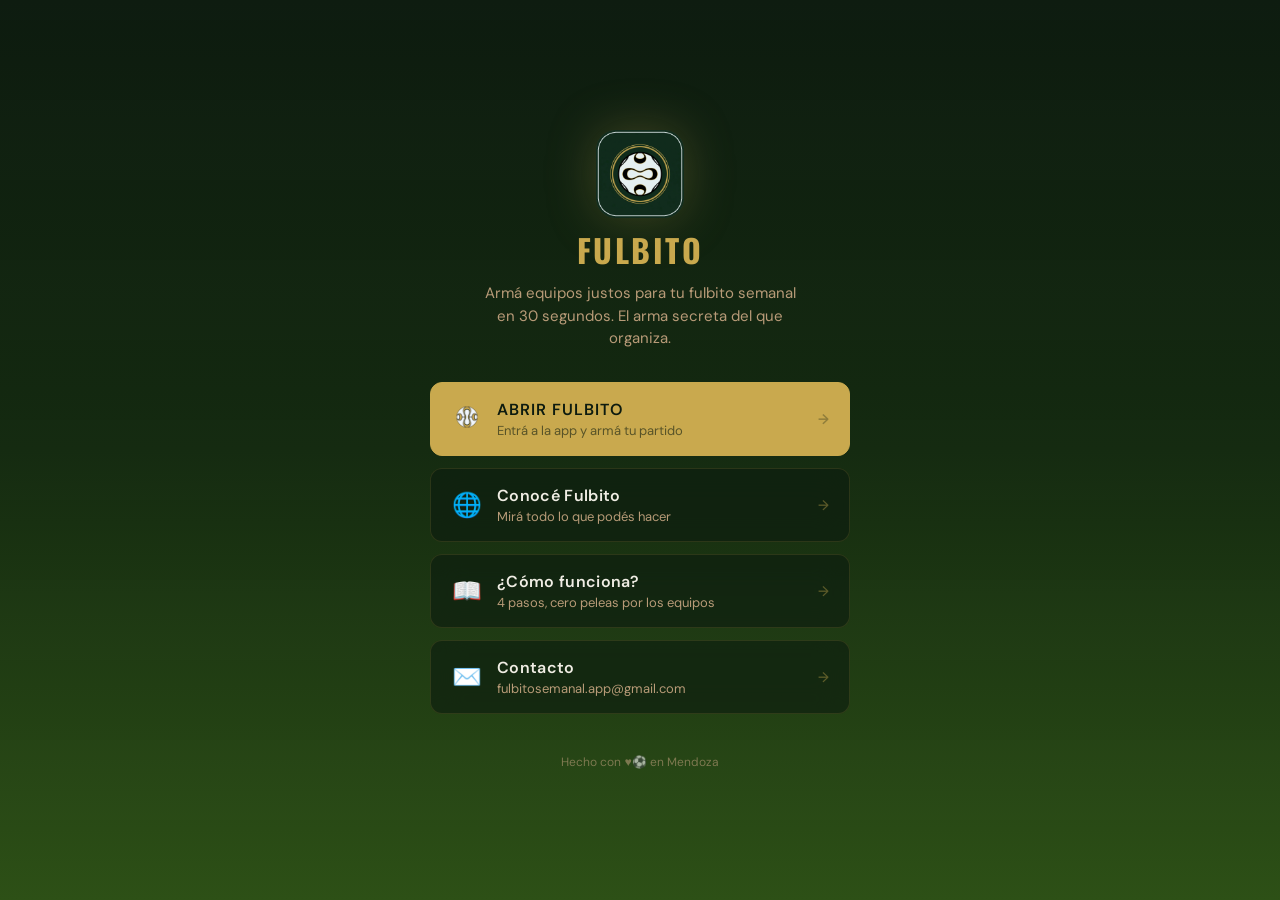
<file: links.html>
<!DOCTYPE html>
<html lang="es">

<head>
  <!-- Google Analytics (GA4) -->
  <script async src="https://www.googletagmanager.com/gtag/js?id=G-D4FS2P80Q4"></script>
  <script>
    window.dataLayer = window.dataLayer || [];
    function gtag(){dataLayer.push(arguments);}
    gtag('js', new Date());
    gtag('config', 'G-D4FS2P80Q4');
  </script>

  <!-- Microsoft Clarity -->
  <script>
    (function(c,l,a,r,i,t,y){
      c[a]=c[a]||function(){(c[a].q=c[a].q||[]).push(arguments)};
      t=l.createElement(r);t.async=1;t.src="https://www.clarity.ms/tag/"+i;
      y=l.getElementsByTagName(r)[0];y.parentNode.insertBefore(t,y);
    })(window,document,"clarity","script","wmgku3ax9u");
  </script>

  <meta charset="UTF-8">
  <meta name="viewport" content="width=device-width, initial-scale=1.0">
  <meta name="theme-color" content="#2D5016">
  <meta name="description" content="Fulbito — Links útiles. Armá equipos justos para tu fulbito semanal.">

  <!-- Favicon -->
  <link rel="icon" type="image/png" sizes="192x192" href="assets/icons/fulbito-icon-192.png">
  <link rel="apple-touch-icon" href="assets/icons/fulbito-icon-192.png">

  <!-- Fonts -->
  <link rel="preconnect" href="https://fonts.googleapis.com">
  <link rel="preconnect" href="https://fonts.gstatic.com" crossorigin>
  <link
    href="https://fonts.googleapis.com/css2?family=Oswald:wght@400;500;600;700&family=DM+Sans:wght@400;500;600;700&display=swap"
    rel="stylesheet">

  <!-- Design tokens -->
  <link rel="stylesheet" href="css/variables.css">

  <title>Fulbito — Links</title>

  <!-- Canonical -->
  <link rel="canonical" href="https://web.fulbito.futbol/links">

  <!-- Open Graph -->
  <meta property="og:type" content="website">
  <meta property="og:url" content="https://web.fulbito.futbol/links">
  <meta property="og:title" content="Fulbito — Links">
  <meta property="og:description" content="Armá equipos justos para tu fulbito semanal en 30 segundos. Gratis.">
  <meta property="og:image" content="https://web.fulbito.futbol/assets/images/og-cover.jpg">
  <meta property="og:locale" content="es_AR">
  <meta property="og:site_name" content="Fulbito">

  <style>
    *, *::before, *::after {
      box-sizing: border-box;
      margin: 0;
      padding: 0;
    }

    html {
      font-size: 16px;
      -webkit-text-size-adjust: 100%;
    }

    body {
      font-family: var(--font-body);
      color: var(--color-cal);
      background: linear-gradient(180deg, var(--color-noche) 0%, #142a10 50%, var(--color-cesped) 100%);
      min-height: 100dvh;
      display: flex;
      flex-direction: column;
      align-items: center;
      justify-content: center;
      padding: 48px 24px;
      -webkit-font-smoothing: antialiased;
      -moz-osx-font-smoothing: grayscale;
    }

    /* Césped stripes */
    body::before {
      content: '';
      position: fixed;
      inset: 0;
      background: repeating-linear-gradient(
        0deg,
        transparent,
        transparent 80px,
        rgba(255,255,255,0.008) 80px,
        rgba(255,255,255,0.008) 160px
      );
      pointer-events: none;
      z-index: 0;
    }

    .links-page {
      position: relative;
      z-index: 1;
      width: 100%;
      max-width: 420px;
      display: flex;
      flex-direction: column;
      align-items: center;
      gap: 32px;
    }

    /* ── Profile ── */
    .links-profile {
      display: flex;
      flex-direction: column;
      align-items: center;
      gap: 16px;
      text-align: center;
    }

    .links-profile__icon {
      width: 88px;
      height: 88px;
      filter: drop-shadow(0 0 24px rgba(201, 169, 78, 0.25));
      animation: pulse-glow 3s ease-in-out infinite;
    }

    @keyframes pulse-glow {
      0%, 100% { filter: drop-shadow(0 0 24px rgba(201, 169, 78, 0.25)); }
      50% { filter: drop-shadow(0 0 40px rgba(201, 169, 78, 0.4)); }
    }

    .links-profile__name {
      font-family: var(--font-display);
      font-size: 2rem;
      font-weight: 700;
      color: var(--color-oro);
      text-transform: uppercase;
      letter-spacing: 0.08em;
      line-height: 1;
    }

    .links-profile__bio {
      font-family: var(--font-body);
      font-size: 0.9375rem;
      color: var(--color-tierra);
      line-height: 1.5;
      max-width: 320px;
    }

    /* ── Links list ── */
    .links-list {
      width: 100%;
      display: flex;
      flex-direction: column;
      gap: 12px;
      list-style: none;
    }

    .links-list__item a {
      display: flex;
      align-items: center;
      gap: 14px;
      width: 100%;
      padding: 16px 20px;
      background: rgba(13, 27, 15, 0.6);
      backdrop-filter: blur(16px);
      -webkit-backdrop-filter: blur(16px);
      border: 1px solid rgba(201, 169, 78, 0.15);
      border-radius: 12px;
      color: var(--color-cal);
      text-decoration: none;
      font-family: var(--font-body);
      font-size: 1rem;
      font-weight: 500;
      transition:
        border-color 150ms ease,
        background 150ms ease,
        transform 150ms ease,
        box-shadow 150ms ease;
    }

    .links-list__item a:hover {
      border-color: rgba(201, 169, 78, 0.4);
      background: rgba(13, 27, 15, 0.75);
      transform: translateY(-2px);
      box-shadow: 0 8px 24px rgba(0, 0, 0, 0.3);
    }

    .links-list__item a:active {
      transform: scale(0.98);
    }

    .links-list__item a:focus-visible {
      outline: 2px solid var(--color-oro);
      outline-offset: 2px;
    }

    .links-list__icon {
      font-size: 1.5rem;
      line-height: 1;
      flex-shrink: 0;
      width: 32px;
      text-align: center;
    }

    .links-list__text {
      flex: 1;
    }

    .links-list__label {
      display: block;
      font-weight: 600;
      letter-spacing: 0.02em;
    }

    .links-list__desc {
      display: block;
      font-size: 0.8125rem;
      color: var(--color-tierra);
      font-weight: 400;
      margin-top: 2px;
    }

    .links-list__arrow {
      color: var(--color-oro);
      opacity: 0.4;
      font-size: 0.875rem;
      flex-shrink: 0;
      transition: opacity 150ms ease, transform 150ms ease;
    }

    .links-list__item a:hover .links-list__arrow {
      opacity: 0.8;
      transform: translateX(2px);
    }

    /* ── CTA destacado ── */
    .links-list__item--primary a {
      background: var(--color-oro);
      color: var(--color-noche);
      border-color: var(--color-oro);
      font-weight: 600;
    }

    .links-list__item--primary .links-list__label {
      text-transform: uppercase;
      letter-spacing: 0.06em;
    }

    .links-list__item--primary a:hover {
      background: var(--color-oro-light);
      border-color: var(--color-oro-light);
      box-shadow: 0 0 24px rgba(201, 169, 78, 0.3);
    }

    .links-list__item--primary .links-list__desc {
      color: rgba(13, 27, 15, 0.6);
    }

    .links-list__item--primary .links-list__arrow {
      color: var(--color-noche);
      opacity: 0.3;
    }

    .links-list__item--primary a:hover .links-list__arrow {
      opacity: 0.6;
    }

    /* ── Footer ── */
    .links-footer {
      text-align: center;
      display: flex;
      flex-direction: column;
      gap: 8px;
      margin-top: 8px;
    }

    .links-footer__made {
      font-size: 0.75rem;
      color: var(--color-tierra);
      opacity: 0.6;
    }

    /* ── Reduced motion ── */
    @media (prefers-reduced-motion: reduce) {
      .links-profile__icon {
        animation: none;
      }
      .links-list__item a {
        transition: none;
      }
    }
  </style>
</head>

<body>

  <div class="links-page">

    <!-- Profile -->
    <div class="links-profile">
      <img src="assets/icons/fulbito-icon.png" alt="Fulbito" class="links-profile__icon" width="88" height="88">
      <h1 class="links-profile__name">Fulbito</h1>
      <p class="links-profile__bio">Armá equipos justos para tu fulbito semanal en 30 segundos. El arma secreta del que organiza.</p>
    </div>

    <!-- Links -->
    <ul class="links-list">
      <li class="links-list__item links-list__item--primary">
        <a href="https://fulbito.futbol">
          <span class="links-list__icon"><img src="assets/icons/icon-512.png" alt="" width="28" height="28" style="border-radius:6px"></span>
          <span class="links-list__text">
            <span class="links-list__label">Abrir Fulbito</span>
            <span class="links-list__desc">Entrá a la app y armá tu partido</span>
          </span>
          <span class="links-list__arrow">→</span>
        </a>
      </li>
      <li class="links-list__item">
        <a href="https://web.fulbito.futbol">
          <span class="links-list__icon">🌐</span>
          <span class="links-list__text">
            <span class="links-list__label">Conocé Fulbito</span>
            <span class="links-list__desc">Mirá todo lo que podés hacer</span>
          </span>
          <span class="links-list__arrow">→</span>
        </a>
      </li>
      <li class="links-list__item">
        <a href="https://web.fulbito.futbol/#como-funciona">
          <span class="links-list__icon">📖</span>
          <span class="links-list__text">
            <span class="links-list__label">¿Cómo funciona?</span>
            <span class="links-list__desc">4 pasos, cero peleas por los equipos</span>
          </span>
          <span class="links-list__arrow">→</span>
        </a>
      </li>
      <li class="links-list__item">
        <a href="mailto:fulbitosemanal.app@gmail.com">
          <span class="links-list__icon">✉️</span>
          <span class="links-list__text">
            <span class="links-list__label">Contacto</span>
            <span class="links-list__desc">fulbitosemanal.app@gmail.com</span>
          </span>
          <span class="links-list__arrow">→</span>
        </a>
      </li>
    </ul>

    <!-- Footer -->
    <div class="links-footer">
      <p class="links-footer__made">Hecho con ♥️⚽ en Mendoza</p>
    </div>

  </div>

  <script src="js/attribution.js" defer></script>
</body>

</html>
</file>
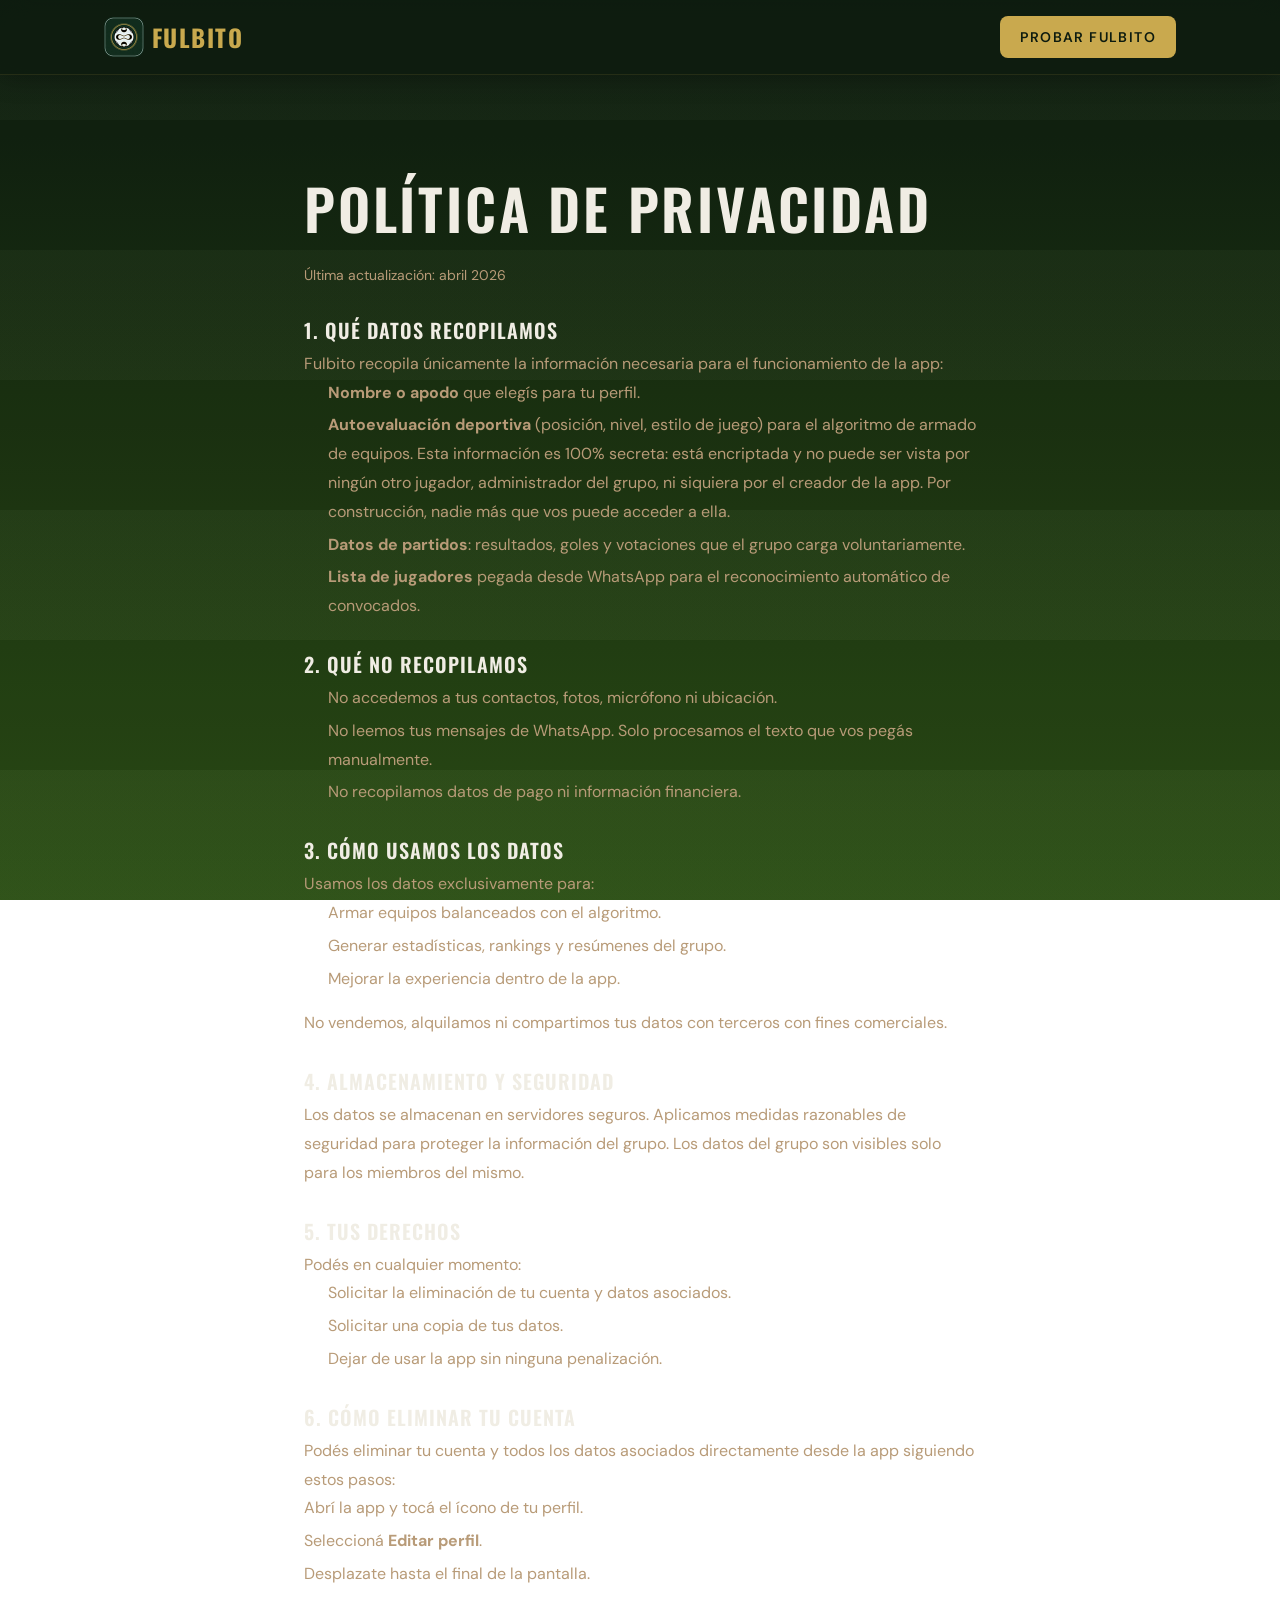
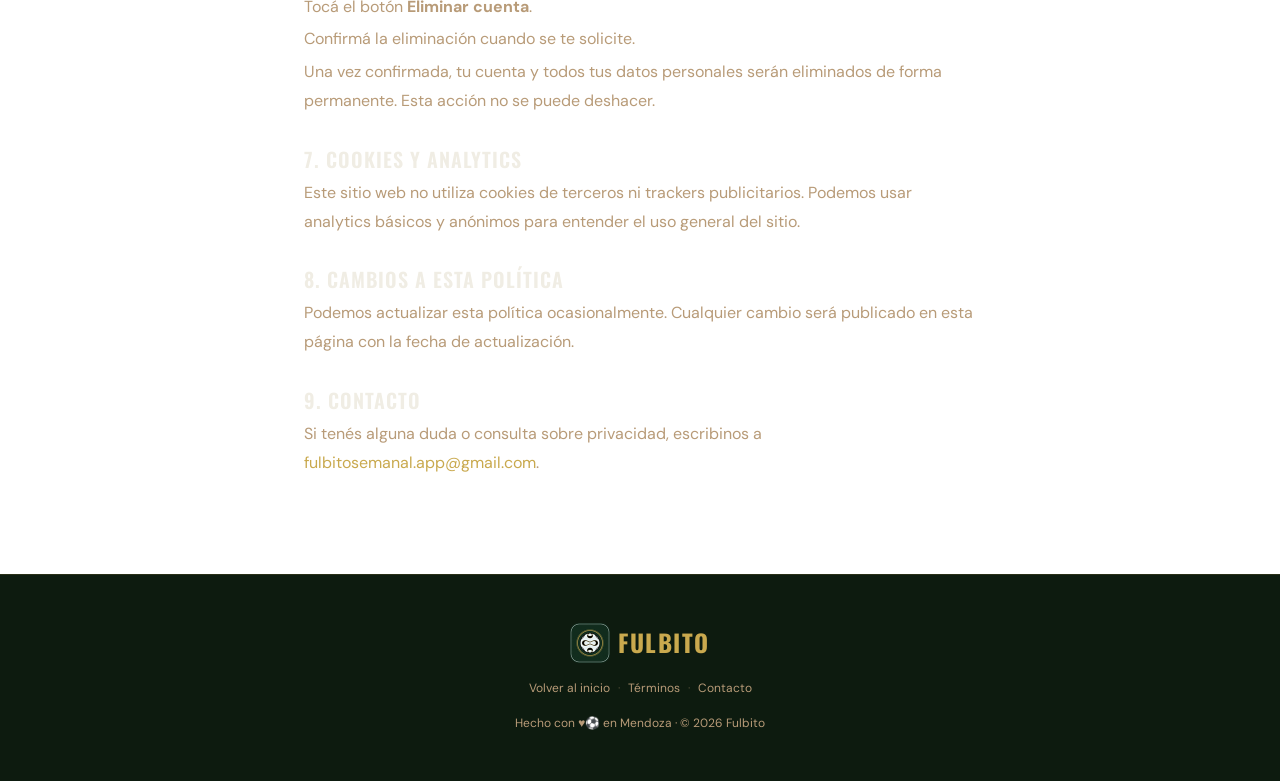
<file: privacidad.html>
<!DOCTYPE html>
<html lang="es">

<head>
  <!-- Google Analytics (GA4) -->
  <script async src="https://www.googletagmanager.com/gtag/js?id=G-D4FS2P80Q4"></script>
  <script>
    window.dataLayer = window.dataLayer || [];
    function gtag(){dataLayer.push(arguments);}
    gtag('js', new Date());
    gtag('config', 'G-D4FS2P80Q4');
  </script>

  <!-- Microsoft Clarity -->
  <script>
    (function(c,l,a,r,i,t,y){
      c[a]=c[a]||function(){(c[a].q=c[a].q||[]).push(arguments)};
      t=l.createElement(r);t.async=1;t.src="https://www.clarity.ms/tag/"+i;
      y=l.getElementsByTagName(r)[0];y.parentNode.insertBefore(t,y);
    })(window,document,"clarity","script","wmgku3ax9u");
  </script>

  <meta charset="UTF-8">
  <meta name="viewport" content="width=device-width, initial-scale=1.0">
  <meta name="theme-color" content="#2D5016">
  <meta name="description" content="Política de privacidad de Fulbito — App para armar equipos de fútbol amateur.">

  <link rel="icon" type="image/png" sizes="192x192" href="assets/icons/fulbito-icon-192.png">
  <link rel="apple-touch-icon" href="assets/icons/fulbito-icon-192.png">

  <link rel="preconnect" href="https://fonts.googleapis.com">
  <link rel="preconnect" href="https://fonts.gstatic.com" crossorigin>
  <link
    href="https://fonts.googleapis.com/css2?family=Oswald:wght@400;500;600;700&family=DM+Sans:wght@400;500;600;700&display=swap"
    rel="stylesheet">

  <link rel="stylesheet" href="css/variables.css">
  <link rel="stylesheet" href="css/base.css">
  <link rel="stylesheet" href="css/components.css">
  <link rel="stylesheet" href="css/sections.css">

  <title>Política de Privacidad — Fulbito</title>
</head>

<body>

  <header class="site-header scrolled">
    <div class="container site-header__inner">
      <a href="/" class="logo" aria-label="Fulbito — Inicio">
        <img src="assets/icons/fulbito-icon-80.png" alt="" class="logo__icon" width="40" height="40">
        <span class="logo__text">Fulbito</span>
      </a>
      <a href="https://fulbito.futbol" class="btn-primary site-header__cta">
        Probar Fulbito
      </a>
    </div>
  </header>

  <main>
    <section class="section privacy-page">
      <div class="container" style="max-width: 720px;">

        <h1 style="color: var(--color-cal); margin-bottom: var(--space-lg); padding-top: 80px;">Política de Privacidad</h1>
        <p style="color: var(--color-tierra); margin-bottom: var(--space-xl); font-size: var(--text-sm);">Última actualización: abril 2026</p>

        <div class="privacy-content">
          <h2>1. Qué datos recopilamos</h2>
          <p>Fulbito recopila únicamente la información necesaria para el funcionamiento de la app:</p>
          <ul>
            <li><strong>Nombre o apodo</strong> que elegís para tu perfil.</li>
            <li><strong>Autoevaluación deportiva</strong> (posición, nivel, estilo de juego) para el algoritmo de armado de equipos. Esta información es 100% secreta: está encriptada y no puede ser vista por ningún otro jugador, administrador del grupo, ni siquiera por el creador de la app. Por construcción, nadie más que vos puede acceder a ella.</li>
            <li><strong>Datos de partidos</strong>: resultados, goles y votaciones que el grupo carga voluntariamente.</li>
            <li><strong>Lista de jugadores</strong> pegada desde WhatsApp para el reconocimiento automático de convocados.</li>
          </ul>

          <h2>2. Qué NO recopilamos</h2>
          <ul>
            <li>No accedemos a tus contactos, fotos, micrófono ni ubicación.</li>
            <li>No leemos tus mensajes de WhatsApp. Solo procesamos el texto que vos pegás manualmente.</li>
            <li>No recopilamos datos de pago ni información financiera.</li>
          </ul>

          <h2>3. Cómo usamos los datos</h2>
          <p>Usamos los datos exclusivamente para:</p>
          <ul>
            <li>Armar equipos balanceados con el algoritmo.</li>
            <li>Generar estadísticas, rankings y resúmenes del grupo.</li>
            <li>Mejorar la experiencia dentro de la app.</li>
          </ul>
          <p>No vendemos, alquilamos ni compartimos tus datos con terceros con fines comerciales.</p>

          <h2>4. Almacenamiento y seguridad</h2>
          <p>Los datos se almacenan en servidores seguros. Aplicamos medidas razonables de seguridad para proteger la información del grupo. Los datos del grupo son visibles solo para los miembros del mismo.</p>

          <h2>5. Tus derechos</h2>
          <p>Podés en cualquier momento:</p>
          <ul>
            <li>Solicitar la eliminación de tu cuenta y datos asociados.</li>
            <li>Solicitar una copia de tus datos.</li>
            <li>Dejar de usar la app sin ninguna penalización.</li>
          </ul>

          <h2>6. Cómo eliminar tu cuenta</h2>
          <p>Podés eliminar tu cuenta y todos los datos asociados directamente desde la app siguiendo estos pasos:</p>
          <ol>
            <li>Abrí la app y tocá el ícono de tu perfil.</li>
            <li>Seleccioná <strong>Editar perfil</strong>.</li>
            <li>Desplazate hasta el final de la pantalla.</li>
            <li>Tocá el botón <strong>Eliminar cuenta</strong>.</li>
            <li>Confirmá la eliminación cuando se te solicite.</li>
          </ol>
          <p>Una vez confirmada, tu cuenta y todos tus datos personales serán eliminados de forma permanente. Esta acción no se puede deshacer.</p>

          <h2>7. Cookies y analytics</h2>
          <p>Este sitio web no utiliza cookies de terceros ni trackers publicitarios. Podemos usar analytics básicos y anónimos para entender el uso general del sitio.</p>

          <h2>8. Cambios a esta política</h2>
          <p>Podemos actualizar esta política ocasionalmente. Cualquier cambio será publicado en esta página con la fecha de actualización.</p>

          <h2>9. Contacto</h2>
          <p>Si tenés alguna duda o consulta sobre privacidad, escribinos a <a href="mailto:fulbitosemanal.app@gmail.com" style="color: var(--color-oro);">fulbitosemanal.app@gmail.com</a>.</p>
        </div>

      </div>
    </section>
  </main>

  <footer class="site-footer">
    <div class="container site-footer__inner">
      <a href="/" class="logo" aria-label="Fulbito — Inicio">
        <img src="assets/icons/fulbito-icon-80.png" alt="" class="logo__icon" width="40" height="40">
        <span class="logo__text">Fulbito</span>
      </a>
      <nav class="site-footer__links" aria-label="Links del footer">
        <a href="/" class="site-footer__link">Volver al inicio</a>
        <span class="site-footer__sep" aria-hidden="true">·</span>
        <a href="terminos.html" class="site-footer__link">Términos</a>
        <span class="site-footer__sep" aria-hidden="true">·</span>
        <a href="mailto:fulbitosemanal.app@gmail.com" class="site-footer__link">Contacto</a>
      </nav>
      <p class="site-footer__made">Hecho con ♥️⚽ en Mendoza · © 2026 Fulbito</p>
    </div>
  </footer>

</body>

</html>
</file>
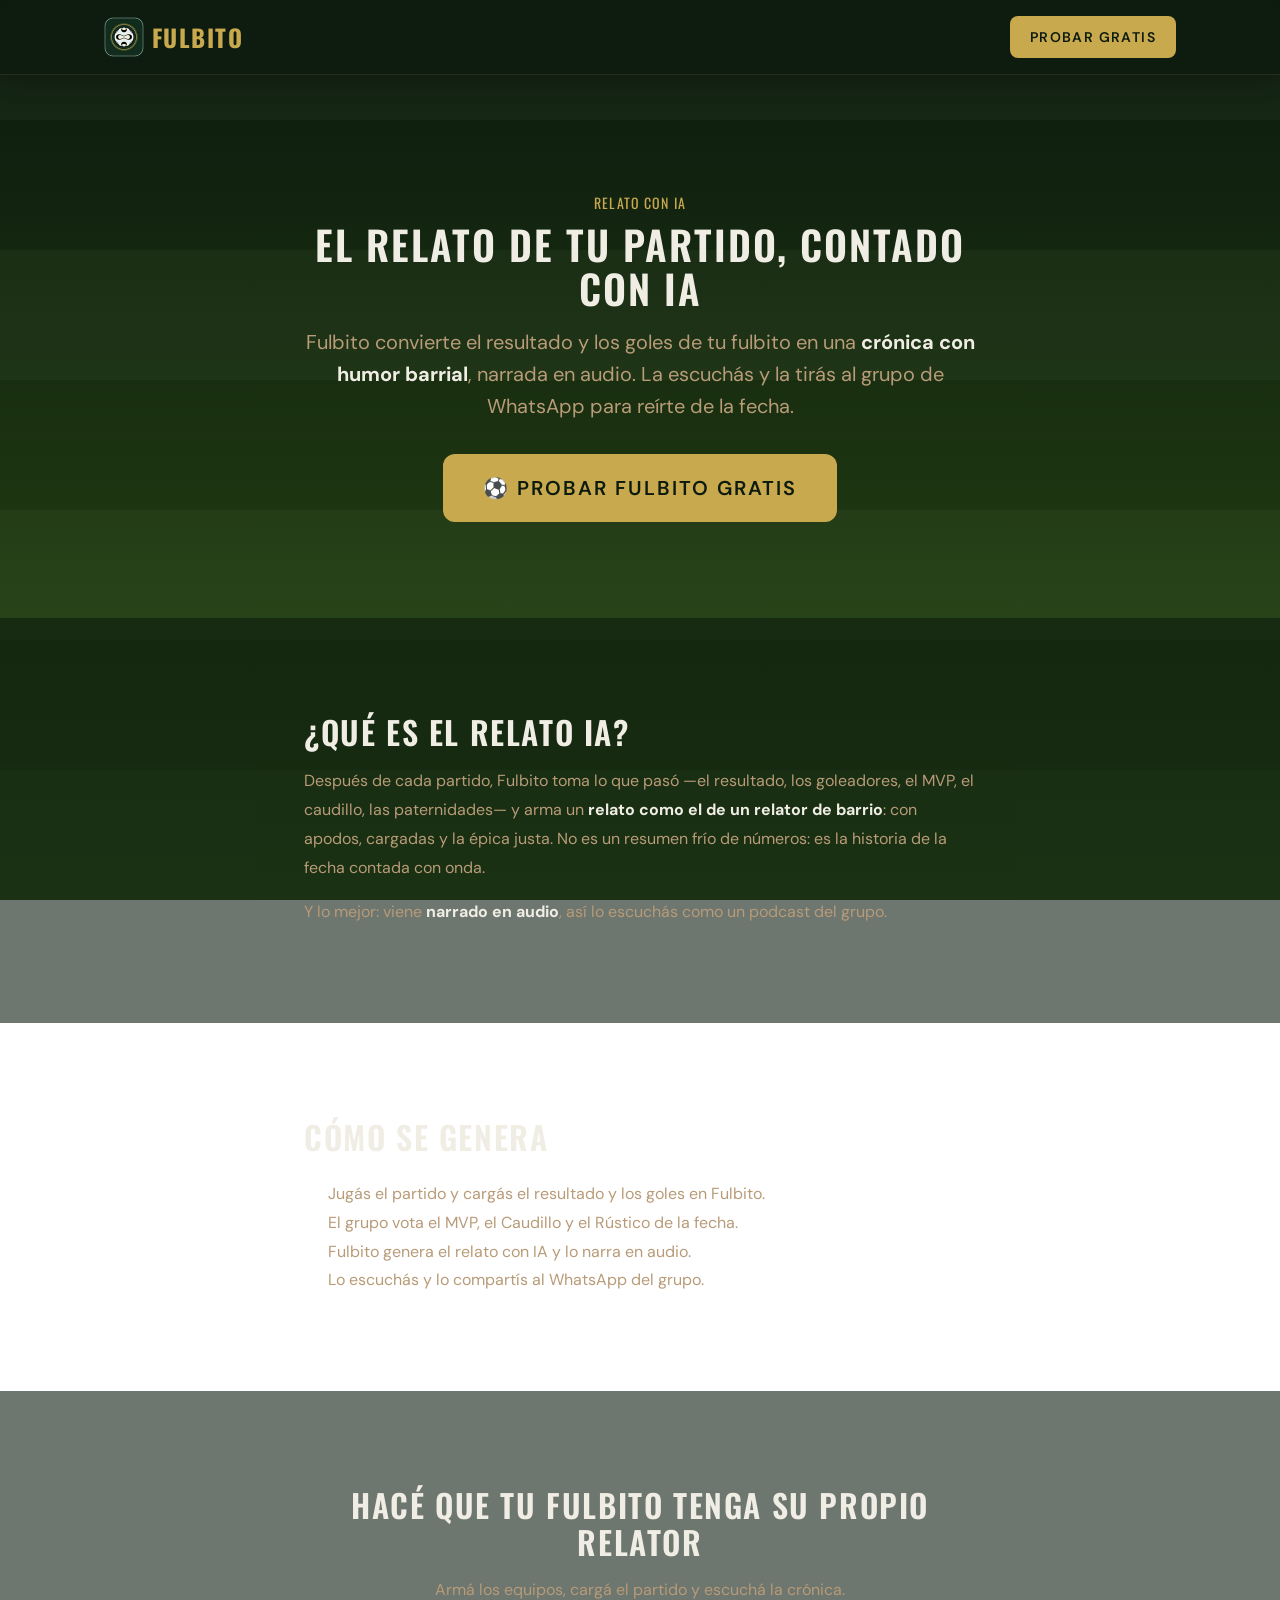
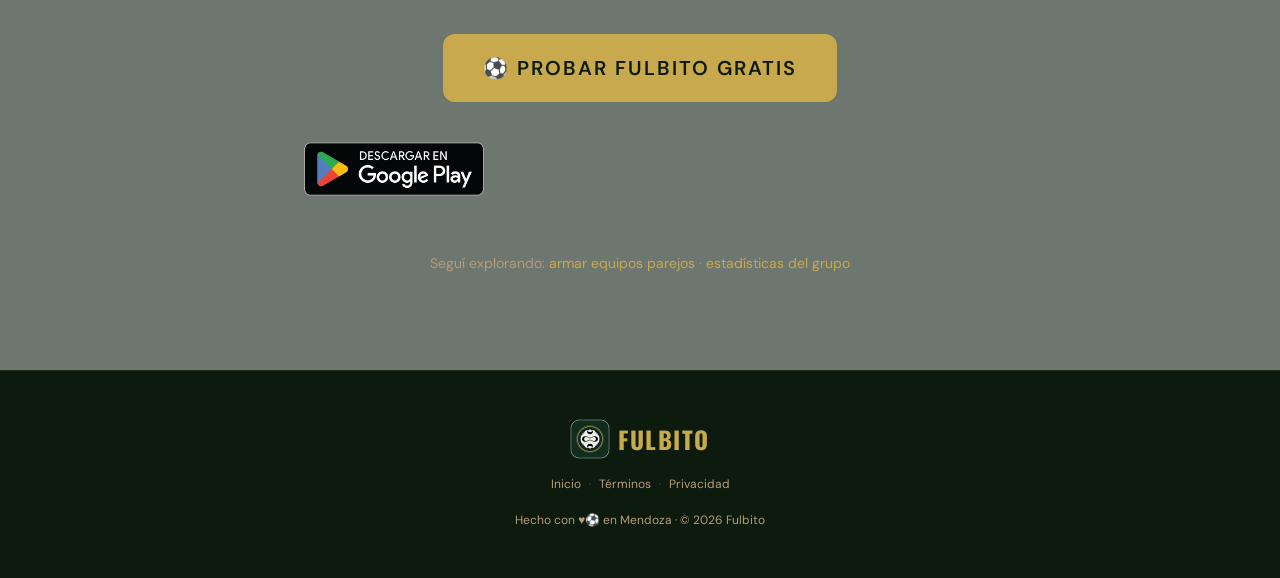
<file: relato-ia.html>
<!DOCTYPE html>
<html lang="es">

<head>
  <!-- Google Analytics (GA4) -->
  <script async src="https://www.googletagmanager.com/gtag/js?id=G-D4FS2P80Q4"></script>
  <script>
    window.dataLayer = window.dataLayer || [];
    function gtag(){dataLayer.push(arguments);}
    gtag('js', new Date());
    gtag('config', 'G-D4FS2P80Q4');
  </script>
  <!-- Microsoft Clarity -->
  <script>
    (function(c,l,a,r,i,t,y){
      c[a]=c[a]||function(){(c[a].q=c[a].q||[]).push(arguments)};
      t=l.createElement(r);t.async=1;t.src="https://www.clarity.ms/tag/"+i;
      y=l.getElementsByTagName(r)[0];y.parentNode.insertBefore(t,y);
    })(window,document,"clarity","script","wmgku3ax9u");
  </script>

  <meta charset="UTF-8">
  <meta name="viewport" content="width=device-width, initial-scale=1.0">
  <meta name="theme-color" content="#2D5016">

  <title>Relato del partido con IA — la crónica de tu fulbito | Fulbito</title>
  <meta name="description" content="Fulbito genera el relato y la crónica de tu partido de fútbol con inteligencia artificial y humor barrial. Escuchalo en audio y compartilo al grupo de WhatsApp.">
  <link rel="canonical" href="https://web.fulbito.futbol/relato-ia.html">

  <meta property="og:type" content="website">
  <meta property="og:title" content="Relato del partido con IA — la crónica de tu fulbito | Fulbito">
  <meta property="og:description" content="El relato de tu partido contado con IA y humor barrial. En audio, listo para compartir.">
  <meta property="og:image" content="https://web.fulbito.futbol/assets/images/og-cover.jpg">
  <meta property="og:image:width" content="1200">
  <meta property="og:image:height" content="630">
  <meta property="og:url" content="https://web.fulbito.futbol/relato-ia.html">
  <meta property="og:site_name" content="Fulbito">
  <meta name="twitter:card" content="summary_large_image">

  <link rel="icon" type="image/png" sizes="192x192" href="assets/icons/fulbito-icon-192.png">
  <link rel="apple-touch-icon" href="assets/icons/fulbito-icon-192.png">
  <link rel="preconnect" href="https://fonts.googleapis.com">
  <link rel="preconnect" href="https://fonts.gstatic.com" crossorigin>
  <link href="https://fonts.googleapis.com/css2?family=Oswald:wght@400;500;600;700&family=DM+Sans:wght@400;500;600;700&display=swap" rel="stylesheet">
  <link rel="stylesheet" href="css/variables.css">
  <link rel="stylesheet" href="css/base.css">
  <link rel="stylesheet" href="css/components.css">
  <link rel="stylesheet" href="css/sections.css">
</head>

<body>
  <header class="site-header scrolled">
    <div class="container site-header__inner">
      <a href="/" class="logo" aria-label="Fulbito — Inicio">
        <img src="assets/icons/fulbito-icon-80.png" alt="" class="logo__icon" width="40" height="40">
        <span class="logo__text">Fulbito</span>
      </a>
      <a href="https://fulbito.futbol/?quick=1&utm_source=seo&utm_medium=organic&utm_campaign=relato-ia" class="btn-primary site-header__cta">Probar gratis</a>
    </div>
  </header>

  <main>
    <section class="section">
      <div class="container" style="max-width: 720px; padding-top: 96px; text-align:center;">
        <p style="color: var(--color-oro); font-family: var(--font-display); letter-spacing:0.08em; text-transform:uppercase; font-size: var(--text-sm); margin-bottom: var(--space-sm);">Relato con IA</p>
        <h1 style="color: var(--color-cal); font-size: var(--text-3xl); line-height:1.1; margin-bottom: var(--space-md);">El relato de tu partido, contado con IA</h1>
        <p style="color: var(--color-tierra); font-size: var(--text-lg); margin-bottom: var(--space-xl);">Fulbito convierte el resultado y los goles de tu fulbito en una <strong style="color:var(--color-cal)">crónica con humor barrial</strong>, narrada en audio. La escuchás y la tirás al grupo de WhatsApp para reírte de la fecha.</p>
        <a href="https://fulbito.futbol/?quick=1&utm_source=seo&utm_medium=organic&utm_campaign=relato-ia" class="btn-primary btn-primary--lg">⚽ Probar Fulbito gratis</a>
      </div>
    </section>

    <section class="section" style="background: var(--glass-bg);">
      <div class="container" style="max-width: 720px;">
        <h2 style="color: var(--color-cal); font-size: var(--text-2xl); margin-bottom: var(--space-md);">¿Qué es el relato IA?</h2>
        <p style="color: var(--color-tierra); line-height:1.8; margin-bottom: var(--space-md);">Después de cada partido, Fulbito toma lo que pasó —el resultado, los goleadores, el MVP, el caudillo, las paternidades— y arma un <strong style="color:var(--color-cal)">relato como el de un relator de barrio</strong>: con apodos, cargadas y la épica justa. No es un resumen frío de números: es la historia de la fecha contada con onda.</p>
        <p style="color: var(--color-tierra); line-height:1.8;">Y lo mejor: viene <strong style="color:var(--color-cal)">narrado en audio</strong>, así lo escuchás como un podcast del grupo.</p>
      </div>
    </section>

    <section class="section">
      <div class="container" style="max-width: 720px;">
        <h2 style="color: var(--color-cal); font-size: var(--text-2xl); margin-bottom: var(--space-lg);">Cómo se genera</h2>
        <ol style="color: var(--color-tierra); font-size: var(--text-base); line-height:1.8; padding-left: var(--space-lg);">
          <li>Jugás el partido y cargás el resultado y los goles en Fulbito.</li>
          <li>El grupo vota el MVP, el Caudillo y el Rústico de la fecha.</li>
          <li>Fulbito genera el relato con IA y lo narra en audio.</li>
          <li>Lo escuchás y lo compartís al WhatsApp del grupo.</li>
        </ol>
      </div>
    </section>

    <section class="section" style="background: var(--glass-bg);">
      <div class="container" style="max-width: 720px; text-align:center;">
        <h2 style="color: var(--color-cal); font-size: var(--text-2xl); margin-bottom: var(--space-md);">Hacé que tu fulbito tenga su propio relator</h2>
        <p style="color: var(--color-tierra); margin-bottom: var(--space-xl);">Armá los equipos, cargá el partido y escuchá la crónica.</p>
        <a href="https://fulbito.futbol/?quick=1&utm_source=seo&utm_medium=organic&utm_campaign=relato-ia" class="btn-primary btn-primary--lg">⚽ Probar Fulbito gratis</a>
        <div style="margin-top: var(--space-xl);">
          <a href="https://play.google.com/store/apps/details?id=futbol.fulbito.app" aria-label="Descargar en Google Play">
            <img src="assets/images/google-play-badge.png" alt="Disponible en Google Play" width="180" style="height:auto;">
          </a>
        </div>
        <p style="color: var(--color-tierra); font-size: var(--text-sm); margin-top: var(--space-2xl);">
          Seguí explorando: <a href="armar-equipos.html" style="color: var(--color-oro);">armar equipos parejos</a> · <a href="estadisticas-grupo.html" style="color: var(--color-oro);">estadísticas del grupo</a>
        </p>
      </div>
    </section>
  </main>

  <footer class="site-footer">
    <div class="container site-footer__inner">
      <a href="/" class="logo" aria-label="Fulbito — Inicio">
        <img src="assets/icons/fulbito-icon-80.png" alt="" class="logo__icon" width="40" height="40">
        <span class="logo__text">Fulbito</span>
      </a>
      <nav class="site-footer__links" aria-label="Links del footer">
        <a href="/" class="site-footer__link">Inicio</a>
        <span class="site-footer__sep" aria-hidden="true">·</span>
        <a href="terminos.html" class="site-footer__link">Términos</a>
        <span class="site-footer__sep" aria-hidden="true">·</span>
        <a href="privacidad.html" class="site-footer__link">Privacidad</a>
      </nav>
      <p class="site-footer__made">Hecho con ♥️⚽ en Mendoza · © 2026 Fulbito</p>
    </div>
  </footer>
  <script src="js/attribution.js" defer></script>
</body>
</html>
</file>
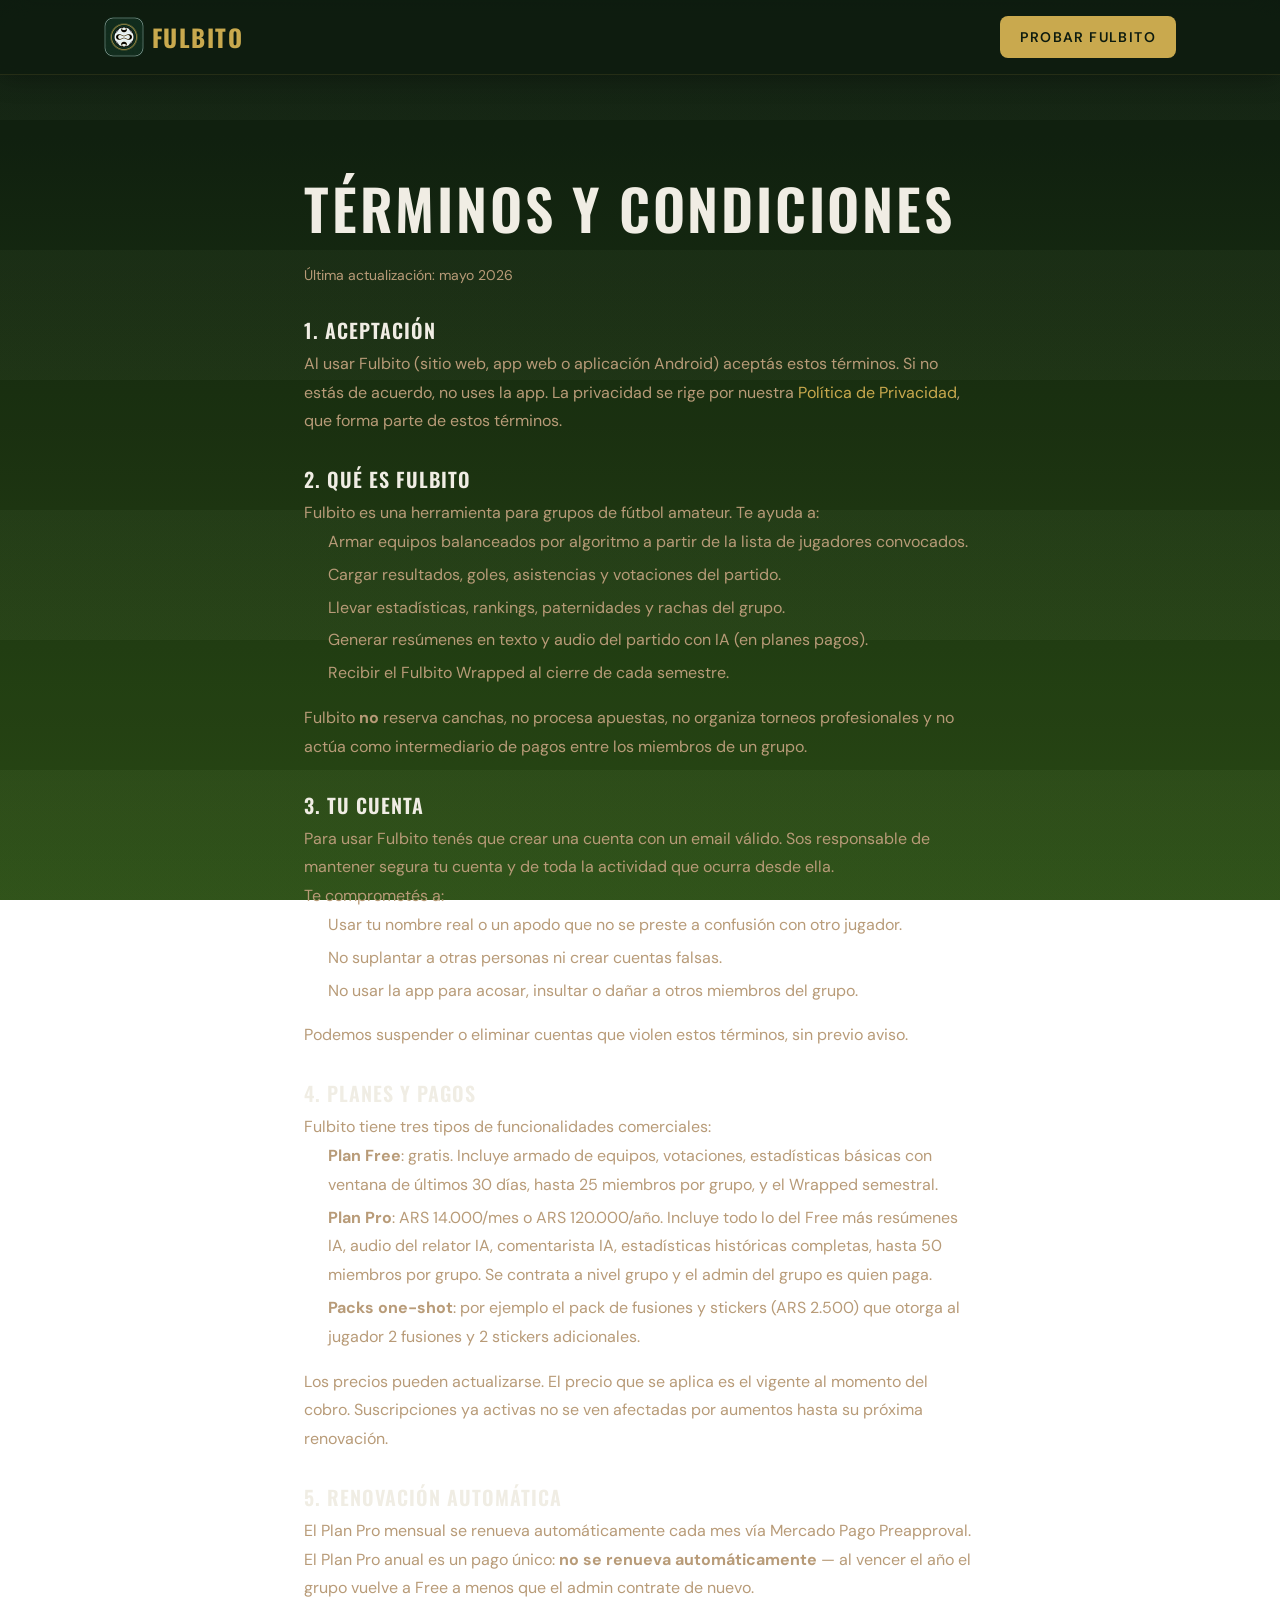
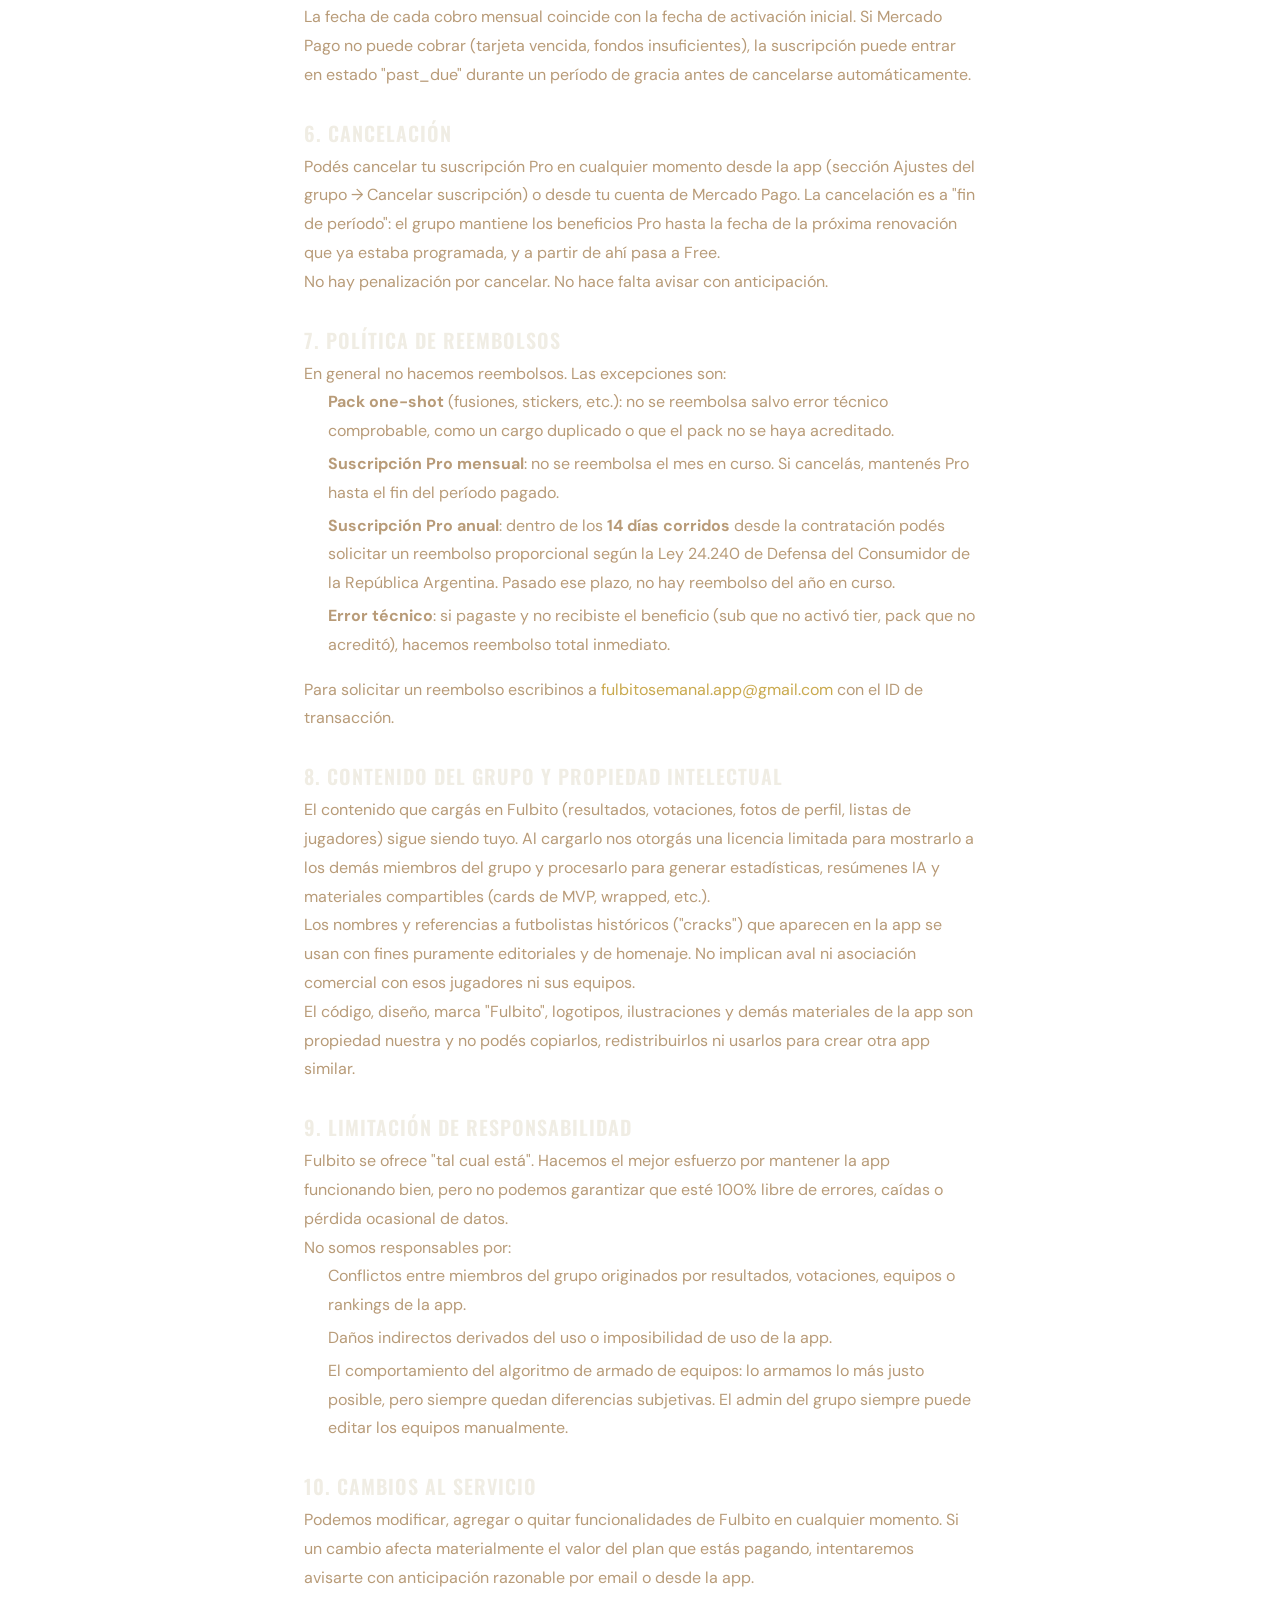
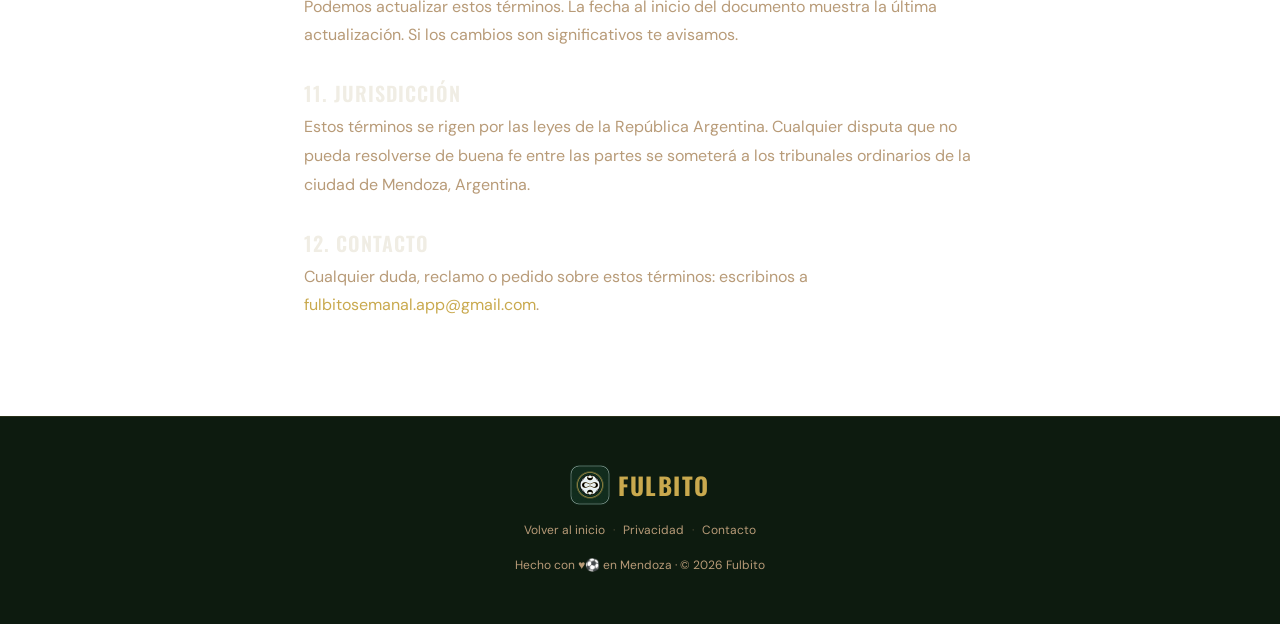
<file: terminos.html>
<!DOCTYPE html>
<html lang="es">

<head>
  <!-- Google Analytics (GA4) -->
  <script async src="https://www.googletagmanager.com/gtag/js?id=G-D4FS2P80Q4"></script>
  <script>
    window.dataLayer = window.dataLayer || [];
    function gtag(){dataLayer.push(arguments);}
    gtag('js', new Date());
    gtag('config', 'G-D4FS2P80Q4');
  </script>

  <!-- Microsoft Clarity -->
  <script>
    (function(c,l,a,r,i,t,y){
      c[a]=c[a]||function(){(c[a].q=c[a].q||[]).push(arguments)};
      t=l.createElement(r);t.async=1;t.src="https://www.clarity.ms/tag/"+i;
      y=l.getElementsByTagName(r)[0];y.parentNode.insertBefore(t,y);
    })(window,document,"clarity","script","wmgku3ax9u");
  </script>

  <meta charset="UTF-8">
  <meta name="viewport" content="width=device-width, initial-scale=1.0">
  <meta name="theme-color" content="#2D5016">
  <meta name="description" content="Términos y Condiciones de Fulbito — App para armar equipos de fútbol amateur.">

  <link rel="icon" type="image/png" sizes="192x192" href="assets/icons/fulbito-icon-192.png">
  <link rel="apple-touch-icon" href="assets/icons/fulbito-icon-192.png">

  <link rel="preconnect" href="https://fonts.googleapis.com">
  <link rel="preconnect" href="https://fonts.gstatic.com" crossorigin>
  <link
    href="https://fonts.googleapis.com/css2?family=Oswald:wght@400;500;600;700&family=DM+Sans:wght@400;500;600;700&display=swap"
    rel="stylesheet">

  <link rel="stylesheet" href="css/variables.css">
  <link rel="stylesheet" href="css/base.css">
  <link rel="stylesheet" href="css/components.css">
  <link rel="stylesheet" href="css/sections.css">

  <title>Términos y Condiciones — Fulbito</title>
</head>

<body>

  <header class="site-header scrolled">
    <div class="container site-header__inner">
      <a href="/" class="logo" aria-label="Fulbito — Inicio">
        <img src="assets/icons/fulbito-icon-80.png" alt="" class="logo__icon" width="40" height="40">
        <span class="logo__text">Fulbito</span>
      </a>
      <a href="https://fulbito.futbol" class="btn-primary site-header__cta">
        Probar Fulbito
      </a>
    </div>
  </header>

  <main>
    <section class="section privacy-page">
      <div class="container" style="max-width: 720px;">

        <h1 style="color: var(--color-cal); margin-bottom: var(--space-lg); padding-top: 80px;">Términos y Condiciones</h1>
        <p style="color: var(--color-tierra); margin-bottom: var(--space-xl); font-size: var(--text-sm);">Última actualización: mayo 2026</p>

        <div class="privacy-content">

          <h2>1. Aceptación</h2>
          <p>Al usar Fulbito (sitio web, app web o aplicación Android) aceptás estos términos. Si no estás de acuerdo, no uses la app. La privacidad se rige por nuestra <a href="privacidad.html" style="color: var(--color-oro);">Política de Privacidad</a>, que forma parte de estos términos.</p>

          <h2>2. Qué es Fulbito</h2>
          <p>Fulbito es una herramienta para grupos de fútbol amateur. Te ayuda a:</p>
          <ul>
            <li>Armar equipos balanceados por algoritmo a partir de la lista de jugadores convocados.</li>
            <li>Cargar resultados, goles, asistencias y votaciones del partido.</li>
            <li>Llevar estadísticas, rankings, paternidades y rachas del grupo.</li>
            <li>Generar resúmenes en texto y audio del partido con IA (en planes pagos).</li>
            <li>Recibir el Fulbito Wrapped al cierre de cada semestre.</li>
          </ul>
          <p>Fulbito <strong>no</strong> reserva canchas, no procesa apuestas, no organiza torneos profesionales y no actúa como intermediario de pagos entre los miembros de un grupo.</p>

          <h2>3. Tu cuenta</h2>
          <p>Para usar Fulbito tenés que crear una cuenta con un email válido. Sos responsable de mantener segura tu cuenta y de toda la actividad que ocurra desde ella.</p>
          <p>Te comprometés a:</p>
          <ul>
            <li>Usar tu nombre real o un apodo que no se preste a confusión con otro jugador.</li>
            <li>No suplantar a otras personas ni crear cuentas falsas.</li>
            <li>No usar la app para acosar, insultar o dañar a otros miembros del grupo.</li>
          </ul>
          <p>Podemos suspender o eliminar cuentas que violen estos términos, sin previo aviso.</p>

          <h2>4. Planes y pagos</h2>
          <p>Fulbito tiene tres tipos de funcionalidades comerciales:</p>
          <ul>
            <li><strong>Plan Free</strong>: gratis. Incluye armado de equipos, votaciones, estadísticas básicas con ventana de últimos 30 días, hasta 25 miembros por grupo, y el Wrapped semestral.</li>
            <li><strong>Plan Pro</strong>: ARS 14.000/mes o ARS 120.000/año. Incluye todo lo del Free más resúmenes IA, audio del relator IA, comentarista IA, estadísticas históricas completas, hasta 50 miembros por grupo. Se contrata a nivel grupo y el admin del grupo es quien paga.</li>
            <li><strong>Packs one-shot</strong>: por ejemplo el pack de fusiones y stickers (ARS 2.500) que otorga al jugador 2 fusiones y 2 stickers adicionales.</li>
          </ul>
          <p>Los precios pueden actualizarse. El precio que se aplica es el vigente al momento del cobro. Suscripciones ya activas no se ven afectadas por aumentos hasta su próxima renovación.</p>

          <h2>5. Renovación automática</h2>
          <p>El Plan Pro mensual se renueva automáticamente cada mes vía Mercado Pago Preapproval. El Plan Pro anual es un pago único: <strong>no se renueva automáticamente</strong> — al vencer el año el grupo vuelve a Free a menos que el admin contrate de nuevo.</p>
          <p>La fecha de cada cobro mensual coincide con la fecha de activación inicial. Si Mercado Pago no puede cobrar (tarjeta vencida, fondos insuficientes), la suscripción puede entrar en estado "past_due" durante un período de gracia antes de cancelarse automáticamente.</p>

          <h2>6. Cancelación</h2>
          <p>Podés cancelar tu suscripción Pro en cualquier momento desde la app (sección Ajustes del grupo → Cancelar suscripción) o desde tu cuenta de Mercado Pago. La cancelación es a "fin de período": el grupo mantiene los beneficios Pro hasta la fecha de la próxima renovación que ya estaba programada, y a partir de ahí pasa a Free.</p>
          <p>No hay penalización por cancelar. No hace falta avisar con anticipación.</p>

          <h2>7. Política de reembolsos</h2>
          <p>En general no hacemos reembolsos. Las excepciones son:</p>
          <ul>
            <li><strong>Pack one-shot</strong> (fusiones, stickers, etc.): no se reembolsa salvo error técnico comprobable, como un cargo duplicado o que el pack no se haya acreditado.</li>
            <li><strong>Suscripción Pro mensual</strong>: no se reembolsa el mes en curso. Si cancelás, mantenés Pro hasta el fin del período pagado.</li>
            <li><strong>Suscripción Pro anual</strong>: dentro de los <strong>14 días corridos</strong> desde la contratación podés solicitar un reembolso proporcional según la Ley 24.240 de Defensa del Consumidor de la República Argentina. Pasado ese plazo, no hay reembolso del año en curso.</li>
            <li><strong>Error técnico</strong>: si pagaste y no recibiste el beneficio (sub que no activó tier, pack que no acreditó), hacemos reembolso total inmediato.</li>
          </ul>
          <p>Para solicitar un reembolso escribinos a <a href="mailto:fulbitosemanal.app@gmail.com" style="color: var(--color-oro);">fulbitosemanal.app@gmail.com</a> con el ID de transacción.</p>

          <h2>8. Contenido del grupo y propiedad intelectual</h2>
          <p>El contenido que cargás en Fulbito (resultados, votaciones, fotos de perfil, listas de jugadores) sigue siendo tuyo. Al cargarlo nos otorgás una licencia limitada para mostrarlo a los demás miembros del grupo y procesarlo para generar estadísticas, resúmenes IA y materiales compartibles (cards de MVP, wrapped, etc.).</p>
          <p>Los nombres y referencias a futbolistas históricos ("cracks") que aparecen en la app se usan con fines puramente editoriales y de homenaje. No implican aval ni asociación comercial con esos jugadores ni sus equipos.</p>
          <p>El código, diseño, marca "Fulbito", logotipos, ilustraciones y demás materiales de la app son propiedad nuestra y no podés copiarlos, redistribuirlos ni usarlos para crear otra app similar.</p>

          <h2>9. Limitación de responsabilidad</h2>
          <p>Fulbito se ofrece "tal cual está". Hacemos el mejor esfuerzo por mantener la app funcionando bien, pero no podemos garantizar que esté 100% libre de errores, caídas o pérdida ocasional de datos.</p>
          <p>No somos responsables por:</p>
          <ul>
            <li>Conflictos entre miembros del grupo originados por resultados, votaciones, equipos o rankings de la app.</li>
            <li>Daños indirectos derivados del uso o imposibilidad de uso de la app.</li>
            <li>El comportamiento del algoritmo de armado de equipos: lo armamos lo más justo posible, pero siempre quedan diferencias subjetivas. El admin del grupo siempre puede editar los equipos manualmente.</li>
          </ul>

          <h2>10. Cambios al servicio</h2>
          <p>Podemos modificar, agregar o quitar funcionalidades de Fulbito en cualquier momento. Si un cambio afecta materialmente el valor del plan que estás pagando, intentaremos avisarte con anticipación razonable por email o desde la app.</p>
          <p>Podemos actualizar estos términos. La fecha al inicio del documento muestra la última actualización. Si los cambios son significativos te avisamos.</p>

          <h2>11. Jurisdicción</h2>
          <p>Estos términos se rigen por las leyes de la República Argentina. Cualquier disputa que no pueda resolverse de buena fe entre las partes se someterá a los tribunales ordinarios de la ciudad de Mendoza, Argentina.</p>

          <h2>12. Contacto</h2>
          <p>Cualquier duda, reclamo o pedido sobre estos términos: escribinos a <a href="mailto:fulbitosemanal.app@gmail.com" style="color: var(--color-oro);">fulbitosemanal.app@gmail.com</a>.</p>

        </div>

      </div>
    </section>
  </main>

  <footer class="site-footer">
    <div class="container site-footer__inner">
      <a href="/" class="logo" aria-label="Fulbito — Inicio">
        <img src="assets/icons/fulbito-icon-80.png" alt="" class="logo__icon" width="40" height="40">
        <span class="logo__text">Fulbito</span>
      </a>
      <nav class="site-footer__links" aria-label="Links del footer">
        <a href="/" class="site-footer__link">Volver al inicio</a>
        <span class="site-footer__sep" aria-hidden="true">·</span>
        <a href="privacidad.html" class="site-footer__link">Privacidad</a>
        <span class="site-footer__sep" aria-hidden="true">·</span>
        <a href="mailto:fulbitosemanal.app@gmail.com" class="site-footer__link">Contacto</a>
      </nav>
      <p class="site-footer__made">Hecho con ♥️⚽ en Mendoza · © 2026 Fulbito</p>
    </div>
  </footer>

</body>

</html>
</file>
<file: css/variables.css>
/* variables.css — Design tokens del sitio Fulbito (heredados de la app) */
:root {
  /* ── Colores primarios ── */
  --color-cesped: #2D5016;
  --color-cesped-light: #4A7A2E;
  --color-noche: #0D1B0F;
  --color-oro: #C9A94E;
  --color-oro-light: #E8D48B;

  /* ── Neutros ── */
  --color-cal: #F0EDE4;
  --color-tierra: #B89B78;
  --color-sombra: rgba(0,0,0,0.4);

  /* ── Glassmorphism ── */
  --glass-bg: rgba(13, 27, 15, 0.6);
  --glass-border: rgba(201, 169, 78, 0.15);
  --glass-blur: blur(16px);

  /* ── Tipografía ── */
  --font-display: 'Oswald', sans-serif;
  --font-body: 'DM Sans', sans-serif;
  --font-chalk: 'Caveat', cursive;

  /* ── Escala tipográfica ── */
  --text-xs: 0.75rem;
  --text-sm: 0.875rem;
  --text-base: 1rem;
  --text-lg: 1.25rem;
  --text-xl: 1.5rem;
  --text-2xl: 2rem;
  --text-3xl: 2.5rem;
  --text-4xl: 3.5rem;

  /* ── Spacing ── */
  --space-xs: 4px;
  --space-sm: 8px;
  --space-md: 16px;
  --space-lg: 24px;
  --space-xl: 32px;
  --space-2xl: 48px;
  --space-3xl: 64px;
  --space-4xl: 96px;

  /* ── Border radius ── */
  --radius-sm: 4px;
  --radius-md: 8px;
  --radius-lg: 12px;
  --radius-xl: 20px;
  --radius-full: 50%;

  /* ── Sombras ── */
  --shadow-card: 0 8px 32px rgba(0,0,0,0.3);
  --shadow-elevated: 0 16px 48px rgba(0,0,0,0.4);
  --shadow-glow-oro: 0 0 24px rgba(201, 169, 78, 0.3);

  /* ── Transiciones ── */
  --transition-fast: 150ms ease;
  --transition-normal: 250ms ease;
  --transition-slow: 400ms ease;

  /* ── Motion / easings (capa cinematográfica) ── */
  --ease-out-soft: cubic-bezier(0.22, 1, 0.36, 1);     /* desaceleración tipo "settle" */
  --ease-out-back: cubic-bezier(0.34, 1.56, 0.64, 1);  /* overshoot sutil */
  --ease-in-out-cine: cubic-bezier(0.65, 0, 0.35, 1);
  --reveal-dur: 0.7s;
  --reveal-shift: 26px;

  /* ── Z-index ── */
  --z-base: 1;
  --z-header: 50;
  --z-modal: 200;

  /* ── Contenedor ── */
  --max-width: 1120px;
  --max-width-narrow: 720px;
}
</file>
<file: css/base.css>
/* base.css — Reset y estilos globales del sitio Fulbito */

/* Reset */
*, *::before, *::after {
  box-sizing: border-box;
  margin: 0;
  padding: 0;
}

html {
  font-size: 16px;
  -webkit-text-size-adjust: 100%;
  scroll-behavior: smooth;
  overflow-x: clip;
}

body {
  font-family: var(--font-body);
  font-size: var(--text-base);
  font-weight: 400;
  line-height: 1.6;
  color: var(--color-cal);
  /* Un solo lienzo continuo: noche → césped, de arriba abajo. Todas las
     secciones flotan sobre este mismo gradiente (sin cortes ni dividers). */
  background: linear-gradient(180deg, #0D1B0F 0%, #2D5016 100%) fixed;
  min-height: 100vh;
  overflow-x: clip;
  -webkit-font-smoothing: antialiased;
  -moz-osx-font-smoothing: grayscale;
}

/* Franjas de césped horizontales — textura CSS liviana, bandas ~130px */
body::before {
  content: '';
  position: fixed;
  inset: 0;
  background: repeating-linear-gradient(
    0deg,
    rgba(240, 237, 228, 0.022) 0,
    rgba(240, 237, 228, 0.022) 130px,
    rgba(0, 0, 0, 0.06) 130px,
    rgba(0, 0, 0, 0.06) 260px
  );
  pointer-events: none;
  z-index: 0;
}

/* ── Tipografía ── */
h1, h2, h3, h4 {
  font-family: var(--font-display);
  font-weight: 600;
  text-transform: uppercase;
  letter-spacing: 0.05em;
  line-height: 1.15;
}

h1 { font-size: var(--text-4xl); }
h2 { font-size: var(--text-2xl); }
h3 { font-size: var(--text-xl); }

@media (max-width: 640px) {
  h1 { font-size: var(--text-3xl); }
  h2 { font-size: var(--text-xl); }
}

/* Acento "a mano" (tiza) — eyebrows y detalles, en blanco cal */
.chalk {
  font-family: var(--font-chalk);
  font-weight: 600;
  font-size: clamp(1.25rem, 2.4vw, 1.6rem);
  line-height: 1.1;
  letter-spacing: 0.01em;
  color: rgba(240, 237, 228, 0.85);
  text-transform: none;
}
/* eyebrow a mano para encabezados de sección */
.eyebrow-chalk {
  display: block;
  font-family: var(--font-chalk);
  font-weight: 600;
  font-size: clamp(1.3rem, 2.6vw, 1.75rem);
  line-height: 1.1;
  color: rgba(240, 237, 228, 0.82);
  margin-bottom: var(--space-xs);
}

a {
  color: var(--color-oro);
  text-decoration: none;
  transition: color var(--transition-fast);
}
a:hover { color: var(--color-oro-light); }
a:focus-visible {
  outline: 2px solid var(--color-oro);
  outline-offset: 2px;
  border-radius: var(--radius-sm);
}

img, svg {
  display: block;
  max-width: 100%;
}

ul, ol { list-style: none; }

/* ── Layout ── */
.container {
  width: 100%;
  max-width: var(--max-width);
  margin: 0 auto;
  padding: 0 var(--space-lg);
}

.container--narrow {
  max-width: var(--max-width-narrow);
}

/* ── Section spacing ── */
.section {
  position: relative;
  padding: var(--space-4xl) 0;
  z-index: var(--z-base);
}

@media (max-width: 640px) {
  .section {
    padding: var(--space-3xl) 0;
  }
}

/* Ritmo entre secciones: bandas alternadas más oscuras con borde dorado sutil,
   en vez de <hr> divisores. Se marca con la clase .band sobre .section. */
.section.band {
  background: rgba(13, 27, 15, 0.35);
  border-top: 1px solid rgba(201, 169, 78, 0.1);
  border-bottom: 1px solid rgba(201, 169, 78, 0.1);
}

/* ── Screen reader only ── */
.sr-only {
  position: absolute;
  width: 1px;
  height: 1px;
  padding: 0;
  margin: -1px;
  overflow: hidden;
  clip: rect(0, 0, 0, 0);
  white-space: nowrap;
  border-width: 0;
}

/* ── Skip link ── */
.skip-link {
  position: absolute;
  top: -100%;
  left: var(--space-md);
  background: var(--color-oro);
  color: var(--color-noche);
  padding: var(--space-sm) var(--space-md);
  border-radius: var(--radius-md);
  font-weight: 600;
  z-index: 999;
  transition: top var(--transition-fast);
}
.skip-link:focus {
  top: var(--space-md);
}

/* ── Scroll reveal ──
   El sistema de reveal vive en animations.css (clase .is-inview gateada por
   .js-anim). Acá solo queda el stagger automático para hijos directos de
   .reveal-stagger cuando no se setea --i a mano. */
.reveal-stagger > *:nth-child(1) { --i: 0; }
.reveal-stagger > *:nth-child(2) { --i: 1; }
.reveal-stagger > *:nth-child(3) { --i: 2; }
.reveal-stagger > *:nth-child(4) { --i: 3; }
.reveal-stagger > *:nth-child(5) { --i: 4; }
.reveal-stagger > *:nth-child(6) { --i: 5; }
.reveal-stagger > *:nth-child(7) { --i: 6; }
.reveal-stagger > *:nth-child(8) { --i: 7; }

/* Reduced motion global */
@media (prefers-reduced-motion: reduce) {
  html { scroll-behavior: auto; }
}

/* ── Scrollbar ── */
::-webkit-scrollbar { width: 6px; }
::-webkit-scrollbar-track { background: var(--color-noche); }
::-webkit-scrollbar-thumb {
  background: var(--color-tierra);
  border-radius: var(--radius-full);
}
</file>
<file: css/components.css>
/* components.css — Componentes reutilizables del sitio Fulbito */

/* ============================================
   BOTÓN PRIMARIO — CTA dorado
   ============================================ */
.btn-primary {
  display: inline-flex;
  align-items: center;
  justify-content: center;
  gap: var(--space-sm);
  background: var(--color-oro);
  color: var(--color-noche);
  font-family: var(--font-body);
  font-size: var(--text-base);
  font-weight: 600;
  text-transform: uppercase;
  letter-spacing: 0.1em;
  border: none;
  border-radius: var(--radius-md);
  padding: 16px 32px;
  cursor: pointer;
  min-height: 48px;
  text-decoration: none;
  transition:
    background-color var(--transition-fast),
    box-shadow var(--transition-fast),
    transform var(--transition-fast);
}
.btn-primary:hover {
  background: var(--color-oro-light);
  box-shadow: var(--shadow-glow-oro);
  color: var(--color-noche);
}
.btn-primary:active { transform: scale(0.97); }
.btn-primary:focus-visible {
  outline: 2px solid var(--color-cal);
  outline-offset: 2px;
}

.btn-primary--lg {
  font-size: var(--text-lg);
  padding: 18px 40px;
  min-height: 56px;
  border-radius: var(--radius-lg);
}

@media (max-width: 480px) {
  .btn-primary--lg {
    font-size: var(--text-base);
    padding: 16px 24px;
  }
}

/* ============================================
   BOTÓN SECUNDARIO — outline dorado
   ============================================ */
.btn-secondary {
  display: inline-flex;
  align-items: center;
  justify-content: center;
  gap: var(--space-sm);
  background: transparent;
  color: var(--color-oro);
  font-family: var(--font-body);
  font-size: var(--text-base);
  font-weight: 500;
  text-transform: uppercase;
  letter-spacing: 0.1em;
  border: 1px solid var(--color-oro);
  border-radius: var(--radius-md);
  padding: 14px 28px;
  cursor: pointer;
  min-height: 48px;
  text-decoration: none;
  transition:
    background-color var(--transition-fast),
    color var(--transition-fast),
    transform var(--transition-fast);
}
.btn-secondary:hover {
  background: rgba(201, 169, 78, 0.1);
  color: var(--color-oro-light);
}
.btn-secondary:active { transform: scale(0.97); }
.btn-secondary:focus-visible {
  outline: 2px solid var(--color-cal);
  outline-offset: 2px;
}

/* ============================================
   GLASS CARD
   ============================================ */
.glass-card {
  background: var(--glass-bg);
  backdrop-filter: var(--glass-blur);
  -webkit-backdrop-filter: var(--glass-blur);
  border: 1px solid var(--glass-border);
  border-radius: var(--radius-lg);
  box-shadow: var(--shadow-card);
  padding: var(--space-lg);
  transition:
    border-color var(--transition-fast),
    transform var(--transition-normal);
}
.glass-card:hover {
  border-color: rgba(201, 169, 78, 0.3);
}

/* ============================================
   FEATURE CARD — Glass card con sticker
   ============================================ */
.feature-card {
  background: var(--glass-bg);
  backdrop-filter: var(--glass-blur);
  -webkit-backdrop-filter: var(--glass-blur);
  border: 1px solid var(--glass-border);
  border-radius: var(--radius-lg);
  box-shadow: var(--shadow-card);
  padding: var(--space-lg);
  display: grid;
  grid-template-columns: minmax(0, 1fr) 116px;
  grid-template-rows: auto auto auto;
  column-gap: var(--space-md);
  row-gap: var(--space-sm);
  min-height: calc(116px + 2 * var(--space-lg));
  align-content: center;
  transition:
    border-color var(--transition-fast),
    transform var(--transition-normal);
}
.feature-card:hover {
  border-color: rgba(201, 169, 78, 0.4);
  transform: translateY(-4px);
}
/* Tag de fase (Pre-partido / Post-partido / Fin de temporada) */
.feature-card__tag {
  grid-column: 1;
  grid-row: 1;
  justify-self: start;
  align-self: end;
  font-family: var(--font-body);
  font-size: 0.7rem;
  font-weight: 700;
  text-transform: uppercase;
  letter-spacing: 0.08em;
  padding: 3px 10px;
  border-radius: 6px;
  border: 1px solid currentColor;
}
.feature-card__tag--pre { color: var(--color-cesped-light); }
.feature-card__tag--post { color: var(--color-oro); }
.feature-card__tag--fin { color: #d98cc8; }
.feature-card__icon {
  grid-column: 2;
  grid-row: 1 / span 3;
  align-self: center;
  width: 116px;
  height: 116px;
  font-size: 4rem;
  line-height: 1;
  display: flex;
  align-items: center;
  justify-content: center;
  overflow: hidden;
}
.feature-card__icon img {
  width: 100%;
  height: 100%;
  object-fit: contain;
}
.feature-card__emoji {
  font-size: 6rem;
  line-height: 1;
}
/* Stickers de las feature cards: POP una sola vez, justo después de que la card
   aparece al scrollear. Mobile-first: no depende de hover. */
@keyframes stickerPop {
  0%   { transform: scale(0.3) rotate(-12deg); opacity: 0; }
  60%  { transform: scale(1.15) rotate(4deg); opacity: 1; }
  100% { transform: scale(1) rotate(0deg); opacity: 1; }
}
@media (prefers-reduced-motion: no-preference) {
  /* arrancan ocultos para que el pop se note cuando entra la card */
  .feature-card__icon img,
  .feature-card__emoji {
    opacity: 0;
  }
  .feature-card.is-inview .feature-card__icon img,
  .feature-card.is-inview .feature-card__emoji {
    animation: stickerPop 0.55s ease-out 0.2s both;
  }
}
/* Bonus en desktop (en mobile no aplica el hover) */
.feature-card__icon {
  transition: transform 0.3s var(--ease-out-back);
}
.feature-card:hover .feature-card__icon {
  transform: scale(1.1) rotate(-4deg);
}
.feature-card__title {
  grid-column: 1;
  grid-row: 2;
  align-self: center;
  font-family: var(--font-display);
  font-size: var(--text-lg);
  font-weight: 600;
  color: var(--color-cal);
  text-transform: uppercase;
  letter-spacing: 0.05em;
  margin: 0;
}
.feature-card__desc {
  grid-column: 1;
  grid-row: 3;
  align-self: start;
  font-family: var(--font-body);
  font-size: var(--text-sm);
  color: var(--color-tierra);
  line-height: 1.6;
  margin: 0;
}

@media (max-width: 380px) {
  .feature-card {
    grid-template-columns: minmax(0, 1fr) 104px;
  }
  .feature-card__icon {
    width: 104px;
    height: 104px;
    font-size: 3.5rem;
  }
}

/* ============================================
   STEP CARD — Paso del "Cómo funciona"
   ============================================ */
.step-card {
  background: var(--glass-bg);
  backdrop-filter: var(--glass-blur);
  -webkit-backdrop-filter: var(--glass-blur);
  border: 1px solid var(--glass-border);
  border-radius: var(--radius-lg);
  box-shadow: var(--shadow-card);
  padding: var(--space-xl) var(--space-lg);
  text-align: center;
  display: flex;
  flex-direction: column;
  align-items: center;
  gap: var(--space-md);
  transition:
    border-color var(--transition-fast),
    transform var(--transition-normal);
}
.step-card:hover {
  border-color: rgba(201, 169, 78, 0.3);
  transform: translateY(-4px);
}
.step-card__header {
  display: flex;
  align-items: center;
  justify-content: center;
  gap: var(--space-sm);
}
.step-card__number {
  font-family: var(--font-display);
  font-size: var(--text-3xl);
  font-weight: 700;
  color: var(--color-oro);
  line-height: 1;
}
.step-card__emoji {
  font-size: 2rem;
  line-height: 1;
}
.step-card__title {
  font-family: var(--font-display);
  font-size: var(--text-xl);
  font-weight: 600;
  color: var(--color-cal);
  text-transform: uppercase;
  letter-spacing: 0.05em;
}
.step-card__desc {
  font-family: var(--font-body);
  font-size: var(--text-sm);
  color: var(--color-tierra);
  line-height: 1.6;
  max-width: 260px;
}

/* ============================================
   FIELD LINE LABEL — Texto con línea de cancha
   ============================================ */
.field-line-label {
  display: flex;
  align-items: center;
  gap: var(--space-md);
  margin-bottom: var(--space-lg);
}
.field-line-label__text {
  font-family: var(--font-display);
  font-size: var(--text-lg);
  font-weight: 600;
  color: var(--color-cal);
  text-transform: uppercase;
  letter-spacing: 0.06em;
  white-space: nowrap;
  opacity: 0.85;
}
.field-line-label::after {
  content: '';
  flex: 1;
  height: 1px;
  background: linear-gradient(90deg, rgba(240, 237, 228, 0.25) 0%, rgba(240, 237, 228, 0.05) 100%);
}

/* ============================================
   STICKER CARD — Card emocional con sticker
   ============================================ */
.sticker-card {
  background: rgba(13, 27, 15, 0.45);
  border: 1px solid rgba(201, 169, 78, 0.1);
  border-radius: var(--radius-lg);
  padding: var(--space-md);
  display: flex;
  align-items: center;
  gap: var(--space-md);
  transition: border-color var(--transition-fast);
}
.sticker-card:hover {
  border-color: rgba(201, 169, 78, 0.25);
}
.sticker-card__img {
  width: 64px;
  height: 64px;
  object-fit: contain;
  flex-shrink: 0;
  border-radius: var(--radius-md);
}
.sticker-card__phrase {
  font-family: var(--font-body);
  font-size: var(--text-sm);
  color: var(--color-cal);
  font-style: italic;
  line-height: 1.5;
}

/* ============================================
   FAQ ACCORDION
   ============================================ */
.faq-item {
  background: var(--glass-bg);
  backdrop-filter: var(--glass-blur);
  -webkit-backdrop-filter: var(--glass-blur);
  border: 1px solid var(--glass-border);
  border-radius: var(--radius-lg);
  overflow: hidden;
  transition: border-color var(--transition-fast);
}
.faq-item:hover {
  border-color: rgba(201, 169, 78, 0.25);
}
.faq-item__question {
  width: 100%;
  background: none;
  border: none;
  color: var(--color-cal);
  font-family: var(--font-body);
  font-size: var(--text-base);
  font-weight: 500;
  text-align: left;
  padding: var(--space-md) var(--space-lg);
  cursor: pointer;
  display: flex;
  align-items: center;
  justify-content: space-between;
  gap: var(--space-md);
  min-height: 56px;
  transition: color var(--transition-fast);
}
.faq-item__question:hover {
  color: var(--color-oro-light);
}
.faq-item__question:focus-visible {
  outline: 2px solid var(--color-oro);
  outline-offset: -2px;
  border-radius: var(--radius-lg);
}
.faq-item__icon {
  color: var(--color-oro);
  font-size: var(--text-lg);
  transition: transform var(--transition-normal);
  flex-shrink: 0;
  font-style: normal;
}
.faq-item[open] .faq-item__icon {
  transform: rotate(45deg);
}
.faq-item__answer {
  padding: 0 var(--space-lg) var(--space-lg);
  font-size: var(--text-sm);
  color: var(--color-tierra);
  line-height: 1.7;
}
.faq-item__figure {
  margin: var(--space-md) 0 0;
  max-width: 380px;
}
.faq-item__figure img {
  width: 100%;
  height: auto;
  display: block;
  border-radius: var(--radius-md);
  border: 1px solid rgba(201, 169, 78, 0.15);
  box-shadow: 0 8px 20px rgba(0, 0, 0, 0.35);
}

/* ============================================
   PHONE FRAME — Mockup de teléfono
   ============================================ */
.phone-frame {
  position: relative;
  width: 100%;
  max-width: 220px;
  border-radius: 36px;
  border: 2.5px solid rgba(180, 185, 190, 0.25);
  background: var(--color-noche);
  overflow: hidden;
  aspect-ratio: 9 / 19.5;
  box-shadow:
    0 22px 50px rgba(0, 0, 0, 0.4),
    0 0 0 1px rgba(180, 185, 190, 0.08),
    inset 0 0 0 1px rgba(255, 255, 255, 0.04);
  flex-shrink: 0;
}

/* Dynamic Island */
.phone-frame::before {
  content: '';
  position: absolute;
  top: 2.2%;
  left: 50%;
  transform: translateX(-50%);
  width: 28%;
  height: 3.8%;
  background: #000;
  border-radius: 12px;
  z-index: 3;
}

.phone-frame--hero {
  max-width: 260px;
  border-radius: 40px;
  border-color: rgba(180, 185, 190, 0.3);
  box-shadow:
    0 24px 55px rgba(0, 0, 0, 0.38),
    0 0 0 1px rgba(180, 185, 190, 0.1);
}
.phone-frame--hero::before {
  width: 30%;
}

.phone-frame__placeholder {
  position: absolute;
  inset: 0;
  display: flex;
  flex-direction: column;
  align-items: center;
  justify-content: center;
  gap: var(--space-sm);
  padding: var(--space-xl);
}
.phone-frame__icon {
  font-size: 1.75rem;
  opacity: 0.25;
  display: block;
}
.phone-frame__filename {
  font-family: 'Courier New', monospace;
  font-size: 0.58rem;
  color: rgba(201, 169, 78, 0.28);
  text-align: center;
  word-break: break-all;
  line-height: 1.5;
  letter-spacing: 0.02em;
}

.phone-frame__screen {
  position: absolute;
  top: 8%;
  left: 0;
  right: 0;
  bottom: 0;
  object-fit: cover;
  object-position: top center;
  display: block;
  border-radius: 0 0 34px 34px;
}

/* ============================================
   PHONE 3D — volumen real para los mockups que giran.
   La cara frontal (.phone-frame) flota sobre un cuerpo
   oscuro (.phone-3d__body) → al rotar se ve grosor, no un plano.
   ============================================ */
.phone-3d {
  position: relative;
  width: fit-content;
  margin: 0 auto;
  transform-style: preserve-3d;
  will-change: transform;
}
.phone-3d .phone-frame {
  width: 220px;
  max-width: 72vw;
  transform: translateZ(11px); /* cara frontal hacia adelante */
}
.phone-3d__body {
  position: absolute;
  inset: 0;
  border-radius: 40px;
  background: linear-gradient(110deg, #313640 0%, #161a1f 45%, #05070b 100%);
  box-shadow: 0 18px 44px rgba(0, 0, 0, 0.4), inset 0 0 0 1px rgba(255, 255, 255, 0.05);
  transform: translateZ(-11px); /* cuerpo/back hacia atrás → 22px de grosor */
}

/* ============================================
   PRO BADGE
   ============================================ */
.pro-badge {
  display: inline-flex;
  align-items: center;
  gap: 6px;
  background: rgba(201, 169, 78, 0.08);
  border: 1px solid rgba(201, 169, 78, 0.22);
  color: var(--color-oro-light);
  font-family: var(--font-body);
  font-size: var(--text-sm);
  font-weight: 500;
  padding: 6px 14px;
  border-radius: var(--radius-full);
  letter-spacing: 0.02em;
  white-space: nowrap;
}

/* ============================================
   DIVIDER — Línea decorativa Teamgeist
   ============================================ */
.divider {
  width: 100%;
  height: 1px;
  background: linear-gradient(
    90deg,
    transparent 0%,
    rgba(201, 169, 78, 0.12) 10%,
    rgba(201, 169, 78, 0.45) 50%,
    rgba(201, 169, 78, 0.12) 90%,
    transparent 100%
  );
  margin: 0;
  border: none;
}

/* ============================================
   SECTION TITLE
   ============================================ */
.section-title {
  text-align: center;
  margin-bottom: var(--space-2xl);
}
.section-title h2 {
  color: var(--color-cal);
  margin-bottom: var(--space-sm);
}
.section-title p {
  color: var(--color-tierra);
  font-size: var(--text-base);
  max-width: 480px;
  margin: 0 auto;
}

/* ============================================
   LOGO
   ============================================ */
.logo {
  display: inline-flex;
  align-items: center;
  gap: var(--space-sm);
  text-decoration: none;
}
.logo__icon {
  width: 40px;
  height: 40px;
  border-radius: var(--radius-md);
}
.logo__text {
  font-family: var(--font-display);
  font-size: var(--text-xl);
  font-weight: 700;
  color: var(--color-oro);
  text-transform: uppercase;
  letter-spacing: 0.06em;
}

/* ============================================
   EYEBROW — etiqueta sobre títulos de sección
   ============================================ */
.eyebrow {
  display: inline-block;
  font-family: var(--font-display);
  font-size: var(--text-sm);
  font-weight: 600;
  color: var(--color-oro);
  text-transform: uppercase;
  letter-spacing: 0.16em;
  margin-bottom: var(--space-md);
}

.placeholder-note {
  text-align: center;
  font-family: var(--font-body);
  font-size: var(--text-xs);
  color: var(--color-tierra);
  opacity: 0.7;
  margin-top: var(--space-md);
  font-style: italic;
}

/* ============================================
   CARD FUT — réplica de la card real de la app
   (verde con borde dorado) + tilt 3D y glare al puntero
   ============================================ */
.fut-card {
  position: relative;
  width: 280px;
  height: 388px;
  border-radius: 18px;
  overflow: hidden;
  background: linear-gradient(160deg, #0f2b10 0%, #1a4a1c 45%, #0a1e0b 100%);
  border: 2px solid var(--color-oro);
  box-shadow: 0 0 32px rgba(201, 169, 78, 0.25), 0 18px 48px rgba(0, 0, 0, 0.6);
  user-select: none;
  cursor: grab;
  transform: perspective(900px) rotateX(0) rotateY(0);
  transition: transform 0.4s var(--ease-out-soft), box-shadow var(--transition-normal);
  will-change: transform;
}
.fut-card:active { cursor: grabbing; }

/* Brillo diagonal fijo (igual que la app) */
.fut-card__shine {
  position: absolute;
  inset: 0;
  background: linear-gradient(135deg, rgba(255, 255, 255, 0.08) 0%, transparent 60%);
  pointer-events: none;
  z-index: 1;
}
/* Glare que sigue al puntero (interacción del sitio) */
.fut-card__glare {
  position: absolute;
  inset: 0;
  background: radial-gradient(circle at var(--glare-x, 50%) var(--glare-y, 0%), rgba(255, 255, 255, 0.20) 0%, transparent 45%);
  mix-blend-mode: screen;
  pointer-events: none;
  z-index: 4;
}
.fut-card__pos-badge {
  position: absolute;
  top: 14px;
  left: 16px;
  font-family: var(--font-display);
  font-size: 12px;
  font-weight: 700;
  letter-spacing: 0.05em;
  padding: 4px 8px;
  border-radius: 4px;
  background: rgba(201, 169, 78, 0.2);
  border: 1px solid rgba(201, 169, 78, 0.5);
  color: var(--color-oro);
  text-transform: uppercase;
  z-index: 3;
}
.fut-card__brand {
  position: absolute;
  top: 16px;
  right: 16px;
  font-family: var(--font-display);
  font-size: 10px;
  font-weight: 700;
  letter-spacing: 0.12em;
  color: rgba(201, 169, 78, 0.65);
  text-transform: uppercase;
  z-index: 3;
}
.fut-card__top {
  position: relative;
  display: flex;
  flex-direction: column;
  align-items: center;
  padding-top: 26px;
  z-index: 2;
}
.fut-card__photo-wrap {
  width: 120px;
  height: 120px;
  border-radius: 50%;
  border: 3px solid var(--color-oro);
  background: #1a3a1c;
  margin-top: 8px;
  overflow: hidden;
  display: flex;
  align-items: center;
  justify-content: center;
}
.fut-card__photo {
  width: 100%;
  height: 100%;
  object-fit: contain;
  object-position: center top;
  /* Zoom intermedio: menos que cover (que recortaba a la cara),
     pero más que contain (que lo dejaba chico). Muestra ~3/4 del jugador. */
  transform: scale(1.45);
  transform-origin: center top;
}
.fut-card__name {
  font-family: var(--font-display);
  font-size: 19px;
  font-weight: 700;
  letter-spacing: 0.03em;
  color: var(--color-cal);
  text-transform: uppercase;
  margin-top: 12px;
  text-align: center;
  padding: 0 12px;
  white-space: nowrap;
}
.fut-card__divider {
  width: 80%;
  height: 1px;
  background: linear-gradient(90deg, transparent, rgba(201, 169, 78, 0.5), transparent);
  margin: 10px auto 0;
}
.fut-card__stats {
  display: grid;
  grid-template-columns: 1fr 1fr 1fr;
  padding: 12px 16px 0;
  position: relative;
  z-index: 2;
}
.fut-card__stat {
  display: flex;
  flex-direction: column;
  align-items: center;
  padding: 9px 0;
  border-bottom: 1px solid rgba(201, 169, 78, 0.12);
}
.fut-card__stat:nth-child(n+4) { border-bottom: none; }
.fut-card__stat-value {
  font-family: var(--font-display);
  font-size: 21px;
  font-weight: 700;
  color: var(--color-cal);
  line-height: 1;
}
.fut-card__stat-label {
  font-size: 9px;
  font-weight: 600;
  letter-spacing: 0.06em;
  color: var(--color-oro);
  text-transform: uppercase;
  margin-top: 3px;
  text-align: center;
}

/* ============================================
   NARRATOR CARD — personalidades del relator IA
   ============================================ */
.narrator-card {
  background: var(--glass-bg);
  backdrop-filter: var(--glass-blur);
  -webkit-backdrop-filter: var(--glass-blur);
  border: 1px solid var(--glass-border);
  border-radius: var(--radius-lg);
  box-shadow: var(--shadow-card);
  padding: var(--space-lg);
  display: flex;
  flex-direction: column;
  gap: var(--space-sm);
  transition: border-color var(--transition-fast), transform var(--transition-normal);
}
.narrator-card:hover {
  border-color: rgba(201, 169, 78, 0.3);
  transform: translateY(-4px);
}
.narrator-card__tag {
  font-family: var(--font-body);
  font-size: var(--text-xs);
  font-weight: 600;
  color: var(--color-oro-light);
  text-transform: uppercase;
  letter-spacing: 0.08em;
}
.narrator-card__name {
  font-family: var(--font-display);
  font-size: var(--text-xl);
  font-weight: 600;
  color: var(--color-cal);
  text-transform: uppercase;
  letter-spacing: 0.04em;
}
.narrator-card__quote {
  font-family: var(--font-body);
  font-size: var(--text-sm);
  font-style: italic;
  color: var(--color-tierra);
  line-height: 1.6;
}

/* ============================================
   RELATOR PLAYER — reproductor mock + waveform
   ============================================ */
.relator-player {
  display: flex;
  align-items: center;
  gap: var(--space-md);
  max-width: 560px;
  margin: 0 auto var(--space-2xl);
  padding: var(--space-md) var(--space-lg);
  background: var(--glass-bg);
  backdrop-filter: var(--glass-blur);
  -webkit-backdrop-filter: var(--glass-blur);
  border: 1px solid var(--glass-border);
  border-radius: var(--radius-xl);
  box-shadow: var(--shadow-card);
}
.relator-player__avatar img {
  width: 60px;
  height: 60px;
  border-radius: var(--radius-md);
  flex-shrink: 0;
}
.relator-player__body {
  flex: 1;
  display: flex;
  flex-direction: column;
  gap: var(--space-sm);
  min-width: 0;
}
.relator-player__title {
  font-family: var(--font-body);
  font-size: var(--text-sm);
  font-weight: 600;
  color: var(--color-cal);
}
.relator-wave {
  display: flex;
  align-items: center;
  gap: 3px;
  height: 32px;
}
.relator-wave span {
  flex: 1;
  min-width: 2px;
  height: 100%;
  background: linear-gradient(180deg, var(--color-oro-light), var(--color-oro));
  border-radius: var(--radius-full);
  transform: scaleY(0.3);
  transform-origin: center;
}
@media (prefers-reduced-motion: no-preference) {
  .relator-wave span {
    animation: wave 1.1s ease-in-out infinite;
    animation-play-state: paused; /* solo se mueve cuando el relato suena */
  }
  .relator-player.is-playing .relator-wave span { animation-play-state: running; }
  .relator-wave span:nth-child(3n)   { animation-delay: 0.15s; animation-duration: 0.9s; }
  .relator-wave span:nth-child(3n+1) { animation-delay: 0.30s; animation-duration: 1.3s; }
  .relator-wave span:nth-child(4n)   { animation-delay: 0.45s; }
  .relator-wave span:nth-child(5n)   { animation-delay: 0.6s;  animation-duration: 0.8s; }
}
/* Fila waveform + play, para que el play quede a la altura de las barras */
.relator-player__row {
  display: flex;
  align-items: center;
  gap: var(--space-md);
}
.relator-player__row .relator-wave {
  flex: 1;
}
/* Botón play/pause: SVG monocromático dorado (sin fondo). Reproduce un relato real. */
.relator-player__play {
  flex-shrink: 0;
  display: inline-flex;
  align-items: center;
  justify-content: center;
  width: 58px;
  height: 58px;
  padding: 0;
  border: none;
  background: none;
  color: var(--color-oro);
  cursor: pointer;
  filter: drop-shadow(0 0 7px rgba(201, 169, 78, 0.55));
  transition: color var(--transition-fast);
}
.relator-player__ico { width: 32px; height: 32px; }
/* Puntas redondeadas en el play/pause */
.relator-player__ico path {
  stroke: currentColor;
  stroke-width: 2.4;
  stroke-linejoin: round;
}
/* Respira mientras está pausado (invita a tocar); quieto al reproducir */
@media (prefers-reduced-motion: no-preference) {
  .relator-player__play {
    animation: playBreathe 1.8s ease-in-out infinite;
  }
  .relator-player.is-playing .relator-player__play {
    animation: none;
  }
}
.relator-player__play:hover { color: var(--color-oro-light); }
.relator-player__ico { display: block; }
.relator-player__ico--pause { display: none; }
.relator-player.is-playing .relator-player__ico--play { display: none; }
.relator-player.is-playing .relator-player__ico--pause { display: block; }

/* ============================================
   PUSH NOTIF — mock de notificación
   ============================================ */
.push-notif {
  display: flex;
  align-items: flex-start;
  gap: var(--space-md);
  padding: var(--space-md);
  background: rgba(240, 237, 228, 0.96);
  border-radius: 16px;
  box-shadow: 0 16px 40px rgba(0, 0, 0, 0.4);
  color: var(--color-noche);
}
.is-inview .push-notif {
  animation: pushIn 0.7s var(--ease-out-back) backwards;
  animation-delay: calc(var(--i, 0) * 160ms + 0.1s);
}
.push-notif__icon {
  font-size: 1.6rem;
  line-height: 1;
  flex-shrink: 0;
  margin-top: 2px;
}
.push-notif__body {
  display: flex;
  flex-direction: column;
  gap: 2px;
  min-width: 0;
}
.push-notif__title {
  font-family: var(--font-body);
  font-size: var(--text-sm);
  font-weight: 700;
  color: var(--color-cesped);
}
.push-notif__text {
  font-family: var(--font-body);
  font-size: var(--text-sm);
  color: #2a2a2a;
  line-height: 1.45;
}
</file>
<file: css/sections.css>
/* sections.css — Estilos por sección del sitio Fulbito */

/* ============================================
   HEADER — Fijo glass
   ============================================ */
.site-header {
  position: fixed;
  top: 0;
  left: 0;
  right: 0;
  z-index: var(--z-header);
  padding: var(--space-md) 0;
  background: linear-gradient(180deg, rgba(13, 27, 15, 0.55) 0%, rgba(13, 27, 15, 0.2) 70%, transparent 100%);
  transition: background var(--transition-normal), box-shadow var(--transition-normal);
}
.site-header.scrolled {
  background: rgba(13, 27, 15, 0.78);
  backdrop-filter: blur(14px);
  -webkit-backdrop-filter: blur(14px);
  border-bottom: 1px solid rgba(201, 169, 78, 0.12);
  box-shadow: 0 2px 24px rgba(0, 0, 0, 0.3);
}
.site-header__inner {
  display: flex;
  align-items: center;
  justify-content: space-between;
}
.site-header__cta {
  font-size: var(--text-sm);
  padding: 10px 20px;
  min-height: 40px;
}

/* ============================================
   HERO — "El crack te recibe"
   ============================================ */
.hero {
  min-height: 100vh;
  display: flex;
  align-items: center;
  padding-top: 96px;
  padding-bottom: var(--space-3xl);
  position: relative;
  overflow: hidden;
}

/* Detalle de cancha: círculo central + línea de mitad de campo con punto */
.hero__pitch {
  position: absolute;
  inset: 0;
  pointer-events: none;
  z-index: 0;
  overflow: hidden;
}
.hero__circle {
  position: absolute;
  top: 50%;
  left: 50%;
  width: 560px;
  height: 560px;
  max-width: 120vw;
  max-height: 120vw;
  transform: translate(-50%, -50%);
  border: 2px solid rgba(240, 237, 228, 0.05);
  border-radius: 50%;
}
.hero__midline {
  position: absolute;
  top: 50%;
  left: 0;
  right: 0;
  height: 2px;
  background: rgba(240, 237, 228, 0.05);
}
.hero__spot {
  position: absolute;
  top: 50%;
  left: 50%;
  width: 9px;
  height: 9px;
  transform: translate(-50%, -50%);
  border-radius: 50%;
  background: rgba(240, 237, 228, 0.12);
}

.hero__inner {
  position: relative;
  z-index: 1;
  display: grid;
  grid-template-columns: 1.05fr 0.95fr;
  gap: var(--space-2xl);
  align-items: center;
  width: 100%;
}

.hero__content {
  display: flex;
  flex-direction: column;
  align-items: flex-start;
  gap: var(--space-lg);
}

/* Badge "Gratis · Sin descargar nada" con dot verde pulsante */
.hero__badge {
  display: inline-flex;
  align-items: center;
  gap: 8px;
  background: rgba(13, 27, 15, 0.6);
  border: 1px solid rgba(201, 169, 78, 0.28);
  border-radius: 12px;
  padding: 7px 16px 7px 12px;
  font-family: var(--font-body);
  font-size: var(--text-sm);
  font-weight: 600;
  color: var(--color-oro-light);
  letter-spacing: 0.02em;
  -webkit-backdrop-filter: blur(8px);
  backdrop-filter: blur(8px);
}
.hero__badge-dot {
  width: 9px;
  height: 9px;
  border-radius: 50%;
  background: #3fb950;
  flex-shrink: 0;
}
@media (prefers-reduced-motion: no-preference) {
  .hero__badge-dot { animation: pulseDot 2.2s ease-out infinite; }
}

/* Headline editorial gigante en 3 líneas */
.hero__headline {
  font-family: var(--font-display);
  font-size: clamp(52px, 8.5vw, 118px);
  font-weight: 700;
  color: var(--color-cal);
  text-transform: uppercase;
  letter-spacing: -0.005em;
  line-height: 0.92;
}
.hero__headline-accent { color: var(--color-oro); }

.hero__subheadline {
  font-family: var(--font-body);
  font-size: var(--text-lg);
  color: var(--color-tierra);
  max-width: 420px;
  line-height: 1.55;
}

.hero__actions {
  display: flex;
  flex-wrap: wrap;
  gap: var(--space-md);
  align-items: stretch;
}
.hero__btn {
  text-align: center;
  justify-content: center;
  white-space: nowrap;
}

/* Indicador de scroll */
.hero__cue {
  position: absolute;
  left: 50%;
  bottom: var(--space-lg);
  transform: translateX(-50%);
  display: flex;
  flex-direction: column;
  align-items: center;
  gap: 4px;
  color: var(--color-tierra);
  font-family: var(--font-display);
  font-size: var(--text-xs);
  text-transform: uppercase;
  letter-spacing: 0.2em;
  z-index: 2;
}
.hero__cue:hover { color: var(--color-oro-light); }
.hero__cue-arrow { font-size: var(--text-lg); line-height: 1; }
@media (prefers-reduced-motion: no-preference) {
  .hero__cue-arrow { animation: scrollCue 1.8s ease-in-out infinite; }
}

.hero__visual {
  display: flex;
  align-items: flex-end;
  justify-content: center;
  position: relative;
}

/* ── Mascota del onboarding (base + pierna articulada + pelota 3D) ── */
.mascota {
  position: relative;
  display: inline-flex;
  flex-direction: column;
  align-items: center;
}
/* Anotación Caveat arriba-izquierda, sin overlap con la figura */
.mascota__note {
  position: absolute;
  top: -14px;
  right: 72%;
  font-family: var(--font-chalk);
  font-weight: 700;
  font-size: clamp(1.25rem, 2.2vw, 1.75rem);
  line-height: 1.05;
  color: var(--color-oro-light);
  text-align: right;
  width: max-content;
  max-width: 46vw;
  transform: rotate(-9deg);
  transform-origin: right bottom;
  pointer-events: none;
  z-index: 3;
}
.mascota__wrap {
  position: relative;
  width: clamp(230px, 32vw, 360px);
  z-index: 2;
}
@media (prefers-reduced-motion: no-preference) {
  .mascota__wrap { animation: onbFloat 3.8s ease-in-out 1s infinite; }
}
.mascota__base {
  display: block;
  width: 100%;
  height: auto;
  filter: drop-shadow(0 22px 26px rgba(0, 0, 0, 0.5));
}
/* Overlay de la pierna: rota desde la rodilla. En reposo 0° (tapa el recorte
   de la base); la patada sube el pie. Origen calibrado a la imagen (igual app). */
.mascota__leg {
  position: absolute;
  left: 0;
  top: 0;
  width: 100%;
  height: auto;
  transform-origin: 31.25% 78.81%;
  will-change: transform;
}
/* Holder de la pelota (3D o fallback) sobre el pie */
.mascota__ball {
  position: absolute;
  left: 5%;
  bottom: 16%;
  width: 34%;
  height: 32%;
  pointer-events: none;
}
.mascota__ball-fallback {
  position: absolute;
  left: 50%;
  bottom: 4px;
  width: clamp(34px, 9vw, 52px);
  height: clamp(34px, 9vw, 52px);
  transform: translateX(-50%);
  border-radius: 50%;
  background: radial-gradient(circle at 36% 30%, #fff 0%, #e7eaec 46%, #b9bfc3 76%, #8d9398 100%);
  box-shadow: 0 8px 14px rgba(0, 0, 0, 0.35), inset -5px -6px 12px rgba(0, 0, 0, 0.18);
}
.mascota__ball.is-3d .mascota__ball-fallback { display: none; }
/* Mientras carga el 3D (o sin WebGL): pelota fallback rebota + pierna patea en CSS */
@media (prefers-reduced-motion: no-preference) {
  .mascota__ball:not(.is-3d) .mascota__ball-fallback {
    animation: onbCssBall 1.15s cubic-bezier(.4, 0, .6, 1) infinite;
  }
  .mascota__wrap:has(.mascota__ball:not(.is-3d)) .mascota__leg {
    animation: onbLegKick 1.15s cubic-bezier(.4, 0, .6, 1) infinite;
  }
}
/* Sombra elíptica bajo la mascota */
.mascota__shadow {
  width: 62%;
  height: 26px;
  margin-top: -14px;
  border-radius: 50%;
  background: radial-gradient(ellipse at center, rgba(0, 0, 0, 0.5) 0%, transparent 70%);
  filter: blur(2px);
  z-index: 1;
}

@media (max-width: 860px) {
  .hero {
    align-items: flex-start;
    padding-top: clamp(120px, 16vh, 150px);
  }
  .hero__inner {
    grid-template-columns: 1fr;
    gap: var(--space-xl);
    text-align: center;
  }
  .hero__content { align-items: center; }
  .hero__subheadline { margin: 0 auto; }
  .hero__actions { justify-content: center; }
  .hero__visual { order: 1; }
  .mascota__note { right: 70%; top: -10px; max-width: 62vw; }
  .hero__cue { display: none; }
}
@media (max-width: 420px) {
  .hero__actions { flex-direction: column; width: 100%; }
  .hero__btn { white-space: normal; width: 100%; }
}

/* ============================================
   MARQUEE DE STICKERS — cinta infinita
   ============================================ */
.marquee-section { padding-bottom: var(--space-2xl); }
.sticker-marquee {
  overflow: hidden;
  padding: var(--space-lg) 0;
  -webkit-mask-image: linear-gradient(90deg, transparent 0%, #000 7%, #000 93%, transparent 100%);
  mask-image: linear-gradient(90deg, transparent 0%, #000 7%, #000 93%, transparent 100%);
}
.sticker-marquee__track {
  display: flex;
  width: max-content;
}
@media (prefers-reduced-motion: no-preference) {
  .sticker-marquee__track { animation: marquee-l 36s linear infinite; }
}
.sticker-marquee__group {
  display: flex;
  align-items: center;
  gap: var(--space-lg);
  padding-right: var(--space-lg);
  flex-shrink: 0;
}
.sticker-marquee img {
  width: 108px;
  height: 108px;
  object-fit: contain;
  flex-shrink: 0;
  filter: drop-shadow(0 8px 16px rgba(0, 0, 0, 0.45));
  transition: transform var(--transition-fast);
}
.sticker-marquee img:hover { transform: scale(1.12) rotate(-3deg); }
@media (max-width: 640px) {
  .sticker-marquee img { width: 80px; height: 80px; }
}

/* ============================================
   PARTIDO RÁPIDO — Gancho de fricción cero
   ============================================ */
.quick-section { position: relative; }
.quick-card {
  position: relative;
  max-width: var(--max-width-narrow);
  margin: 0 auto;
  text-align: center;
  overflow: visible;
  background: rgba(13, 27, 15, 0.6);
  backdrop-filter: var(--glass-blur);
  -webkit-backdrop-filter: var(--glass-blur);
  border: 1px solid rgba(201, 169, 78, 0.3);
  border-radius: var(--radius-xl);
  box-shadow: var(--shadow-card), var(--shadow-glow-oro);
  padding: var(--space-2xl) var(--space-xl);
}
.quick-card__title {
  font-family: var(--font-display);
  font-size: var(--text-3xl);
  font-weight: 700;
  color: var(--color-cal);
  line-height: 1.22;
  margin-bottom: var(--space-md);
}
.quick-card__hl { color: var(--color-oro); }
.quick-card__sticker {
  position: absolute;
  top: -38px;
  right: -14px;
  width: 120px;
  height: auto;
  transform: rotate(8deg);
  filter: drop-shadow(0 8px 16px rgba(0, 0, 0, 0.45));
  pointer-events: none;
  z-index: 2;
}
.quick-card__desc {
  font-family: var(--font-body);
  font-size: var(--text-lg);
  color: var(--color-tierra);
  line-height: 1.6;
  max-width: 540px;
  margin: 0 auto var(--space-xl);
}
.quick-steps {
  list-style: none;
  padding: 0;
  margin: 0 auto var(--space-xl);
  display: flex;
  flex-wrap: wrap;
  justify-content: center;
  gap: var(--space-md);
}
.quick-step {
  display: flex;
  align-items: center;
  gap: var(--space-sm);
  background: rgba(45, 80, 22, 0.35);
  border: 1px solid rgba(240, 237, 228, 0.1);
  border-radius: 999px;
  padding: 8px 18px 8px 8px;
}
.quick-step__n {
  display: inline-flex;
  align-items: center;
  justify-content: center;
  width: 28px;
  height: 28px;
  flex-shrink: 0;
  border-radius: var(--radius-full);
  background: var(--color-oro);
  color: var(--color-noche);
  font-family: var(--font-display);
  font-weight: 700;
  font-size: var(--text-sm);
}
.quick-step__t {
  font-family: var(--font-body);
  font-size: var(--text-sm);
  font-weight: 500;
  color: var(--color-cal);
  text-align: left;
}
.quick-card__actions { margin-bottom: var(--space-md); }
.quick-card__note {
  font-family: var(--font-body);
  font-size: var(--text-sm);
  color: var(--color-tierra);
  opacity: 0.9;
  line-height: 1.5;
}
@media (max-width: 560px) {
  .quick-card { padding: var(--space-xl) var(--space-lg); }
  .quick-card__sticker { top: -46px; right: -4px; width: 74px; }
  .quick-card__title { font-size: var(--text-2xl); }
  .quick-card__desc { font-size: var(--text-base); }
  .quick-steps { flex-direction: column; align-items: stretch; }
}

/* ============================================
   CÓMO FUNCIONA — pasos alternados + phone 3D
   ============================================ */
.steps-showcase {
  display: flex;
  flex-direction: column;
  gap: var(--space-4xl);
}
.step-showcase {
  display: grid;
  grid-template-columns: 1fr 240px;
  gap: var(--space-3xl);
  align-items: center;
}
.step-showcase--reverse { grid-template-columns: 240px 1fr; }
.step-showcase--reverse .step-showcase__phone { order: -1; }

.step-showcase__content { position: relative; }
.step-showcase__header {
  display: flex;
  align-items: center;
  gap: var(--space-md);
  margin-bottom: var(--space-md);
}
/* Número enorme outline dorado (fill transparente) */
.step-showcase__number {
  font-family: var(--font-display);
  font-size: clamp(3.4rem, 7vw, 5.5rem);
  font-weight: 700;
  line-height: 0.9;
  flex-shrink: 0;
  letter-spacing: -0.02em;
  user-select: none;
  color: transparent;
  -webkit-text-stroke: 2px rgba(201, 169, 78, 0.55);
}
.step-showcase__title {
  font-family: var(--font-display);
  font-size: var(--text-2xl);
  font-weight: 600;
  color: var(--color-cal);
  text-transform: uppercase;
  letter-spacing: 0.05em;
}
.step-showcase__desc {
  font-family: var(--font-body);
  font-size: var(--text-base);
  color: var(--color-tierra);
  line-height: 1.7;
  max-width: 420px;
}
.step-showcase__note {
  font-family: var(--font-body);
  font-size: var(--text-sm);
  color: var(--color-oro-light);
  line-height: 1.6;
  margin-top: var(--space-sm);
  padding-left: var(--space-md);
  border-left: 2px solid rgba(201, 169, 78, 0.35);
  max-width: 420px;
}
.step-showcase__phone {
  display: flex;
  justify-content: center;
}

@media (max-width: 680px) {
  .step-showcase,
  .step-showcase--reverse {
    grid-template-columns: 1fr;
    gap: var(--space-xl);
  }
  .step-showcase--reverse .step-showcase__phone { order: 0; }
  .step-showcase__phone { order: -1; }
  .step-showcase__content { text-align: center; }
  .step-showcase__header { justify-content: center; }
  .step-showcase__desc,
  .step-showcase__note { margin-left: auto; margin-right: auto; }
  .step-showcase__note { text-align: left; }
  .steps-showcase { gap: var(--space-3xl); }
}

/* CTA intermedio dentro de secciones */
.section-cta {
  text-align: center;
  padding: var(--space-2xl) var(--space-md) 0;
}
.section-cta .btn-primary { max-width: 100%; white-space: normal; }

/* ============================================
   FEATURES — grid de 6 cards
   ============================================ */
.features-section { position: relative; }
.features-grid {
  display: grid;
  grid-template-columns: repeat(2, 1fr);
  gap: var(--space-md);
  align-items: stretch;
}
@media (max-width: 640px) {
  .features-grid { grid-template-columns: 1fr; }
}

/* ============================================
   ADN + FUSIÓN
   ============================================ */
.adn-section { position: relative; }
.adn-grid {
  display: grid;
  grid-template-columns: 1fr 1fr;
  gap: var(--space-3xl);
  align-items: center;
}
.adn-copy__title { color: var(--color-cal); margin-top: var(--space-sm); }
.adn-list {
  display: flex;
  flex-direction: column;
  gap: var(--space-md);
  margin-top: var(--space-lg);
}
.adn-list__item {
  display: flex;
  gap: var(--space-md);
  color: var(--color-tierra);
  line-height: 1.6;
}
.adn-list__item strong { color: var(--color-cal); }
.adn-list__icon { font-size: 1.4rem; flex-shrink: 0; line-height: 1.4; }

.adn-visual {
  display: flex;
  flex-direction: column;
  align-items: center;
}
/* Fusión — animación scroll-driven: dos círculos completos (tu foto + tu crack)
   se solapan y giran; la carta flipea con glow y revela la fusión. */
.fusion {
  display: flex;
  flex-direction: column;
  align-items: center;
  gap: var(--space-lg);
}
.fusion__stage {
  position: relative;
  width: 148px;
  height: 148px;
  margin: var(--space-lg) auto;
  perspective: 1000px;
}
.fusion__glow {
  position: absolute;
  inset: -45%;
  border-radius: 50%;
  background: radial-gradient(circle, rgba(201, 169, 78, 0.5) 0%, rgba(201, 169, 78, 0.12) 45%, transparent 70%);
  filter: blur(14px);
  opacity: 0; /* lo maneja el JS */
  pointer-events: none;
  z-index: 0;
}
.fusion__flip {
  position: absolute;
  inset: 0;
  transform-style: preserve-3d;
  -webkit-transform-style: preserve-3d;
  will-change: transform;
  z-index: 1;
}
.fusion__face {
  position: absolute;
  inset: 0;
  border-radius: 50%;
  backface-visibility: hidden;
  -webkit-backface-visibility: hidden;
}
.fusion__face--back {
  overflow: hidden;
  transform: rotateY(180deg);
  background: var(--color-noche);
  border: 3px solid var(--color-oro);
  box-shadow: 0 0 26px rgba(201, 169, 78, 0.5);
  opacity: 0; /* lo maneja el JS — evita que se vea junto a los orbs en iOS */
}
.fusion__face--back img {
  width: 100%;
  height: 100%;
  object-fit: cover;
}
/* Dos círculos completos (10% más chicos que la fusión) que se solapan */
.fusion__orb {
  position: absolute;
  inset: 5%;
  border-radius: 50%;
  overflow: hidden;
  border: 3px solid var(--color-oro);
  box-shadow: 0 10px 26px rgba(0, 0, 0, 0.45);
  background: var(--color-noche);
  will-change: transform;
}
.fusion__orb img {
  width: 100%;
  height: 100%;
  object-fit: cover;
}
.fusion__orb--crack { z-index: 1; }
.fusion__caption {
  font-family: var(--font-body);
  font-size: var(--text-sm);
  color: var(--color-tierra);
  text-align: center;
  max-width: 320px;
}
/* Fallback (sin JS / reduced-motion): fusión ya revelada */
.fusion--static .fusion__flip { transform: rotateY(180deg); }
.fusion--static .fusion__face--back { opacity: 1; }
.fusion--static .fusion__face--front { opacity: 0; }
.fusion--static .fusion__glow { opacity: 1; }

@media (max-width: 760px) {
  .adn-grid { grid-template-columns: 1fr; gap: var(--space-2xl); }
}

/* "este sos vos" abajo del círculo + flecha que sube apuntando al borde.
   Aparecen recién cuando termina la animación de la fusión (.is-fused). */
.fusion { position: relative; }
.fusion-tag {
  position: absolute;
  top: 228px;
  left: max(-74px, calc(50% - 194px));
  font-family: var(--font-chalk);
  font-weight: 700;
  font-size: clamp(1.25rem, 2.6vw, 1.7rem);
  line-height: 1;
  color: var(--color-oro);
  white-space: nowrap;
  transform: rotate(-6deg);
  pointer-events: none;
  z-index: 4;
  opacity: 0;
  transition: opacity 0.55s ease;
}
.fusion-arrow {
  position: absolute;
  top: 106px;
  left: max(-60px, calc(50% - 195px));
  width: 130px;
  height: auto;
  pointer-events: none;
  overflow: visible;
  z-index: 4;
  opacity: 0;
  transition: opacity 0.55s ease 0.12s;
}
.fusion-arrow path {
  stroke: var(--color-oro);
  stroke-width: 3;
  stroke-linecap: round;
  stroke-linejoin: round;
  fill: none;
}
.fusion.is-fused .fusion-tag,
.fusion.is-fused .fusion-arrow,
.fusion--static .fusion-tag,
.fusion--static .fusion-arrow { opacity: 1; }

/* ============================================
   CARD FUT — layout de sección
   ============================================ */
.fut-section { position: relative; overflow: hidden; }
.fut-section__bg {
  position: absolute;
  inset: 0;
  background: radial-gradient(ellipse 50% 60% at 72% 50%, rgba(201, 169, 78, 0.12) 0%, transparent 60%);
  pointer-events: none;
}
.adn-section > .container,
.fut-section > .container { position: relative; z-index: 1; }
.fut-grid {
  display: grid;
  grid-template-columns: 1fr 1fr;
  gap: var(--space-3xl);
  align-items: center;
}
.fut-copy__title { color: var(--color-cal); }
.fut-copy__desc {
  color: var(--color-tierra);
  line-height: 1.7;
  margin-top: var(--space-md);
  max-width: 420px;
}
.fut-copy__hint {
  color: var(--color-oro-light);
  font-size: var(--text-sm);
  margin-top: var(--space-lg);
}
.fut-card-wrap {
  display: flex;
  justify-content: center;
  perspective: 1000px;
}
@media (max-width: 760px) {
  .fut-grid { grid-template-columns: 1fr; gap: var(--space-2xl); }
  .fut-copy { text-align: center; }
  .fut-copy__desc, .fut-copy__hint { margin-left: auto; margin-right: auto; }
}

/* "¡qué crack!" debajo de la Card FUT */
.fut-card-col {
  display: flex;
  flex-direction: column;
  align-items: center;
  gap: var(--space-lg);
}
.fut-card-tag {
  font-family: var(--font-chalk);
  font-weight: 700;
  font-size: clamp(1.7rem, 3.2vw, 2.3rem);
  line-height: 1;
  color: var(--color-oro);
  text-align: center;
  transform: rotate(-4deg);
}
.fut-card-tag__underline {
  display: block;
  width: 78%;
  height: auto;
  margin: 2px auto 0;
  overflow: visible;
}
.fut-card-tag__underline path {
  stroke: var(--color-oro);
  stroke-width: 3;
  stroke-linecap: round;
  fill: none;
  opacity: 0.85;
}

/* ============================================
   RELATOR IA
   ============================================ */
.relator-section { position: relative; }
.narrators {
  display: grid;
  grid-template-columns: repeat(3, 1fr);
  gap: var(--space-md);
}
.relator-section__foot {
  text-align: center;
  color: var(--color-tierra);
  font-size: var(--text-sm);
  margin-top: var(--space-xl);
}
@media (max-width: 760px) {
  .narrators { grid-template-columns: 1fr; }
}

/* ============================================
   SOCIAL PROOF
   ============================================ */
.social-proof-section { position: relative; }
.proof-stats {
  display: flex;
  flex-wrap: wrap;
  justify-content: center;
  gap: var(--space-md);
  max-width: 760px;
  margin: 0 auto var(--space-md);
}
.proof-stat {
  flex: 1 1 200px;
  text-align: center;
  background: var(--glass-bg);
  border: 1px solid var(--glass-border);
  border-radius: var(--radius-lg);
  padding: var(--space-lg) var(--space-md);
  transition: border-color var(--transition-fast), transform var(--transition-normal);
}
.proof-stat:hover {
  border-color: rgba(201, 169, 78, 0.4);
  transform: translateY(-4px);
}
.proof-stat__num {
  display: block;
  font-family: var(--font-display);
  font-size: var(--text-4xl);
  font-weight: 700;
  color: var(--color-oro);
  line-height: 1;
  font-variant-numeric: tabular-nums;
}
.proof-stat__label {
  display: block;
  margin-top: var(--space-sm);
  font-family: var(--font-body);
  font-size: var(--text-sm);
  color: var(--color-tierra);
  line-height: 1.4;
}
.proof-activity {
  text-align: center;
  font-family: var(--font-body);
  font-size: var(--text-sm);
  color: var(--color-oro-light);
  margin-bottom: var(--space-2xl);
  display: flex;
  align-items: center;
  justify-content: center;
  gap: var(--space-sm);
}
.proof-activity__dot {
  width: 9px;
  height: 9px;
  border-radius: var(--radius-full);
  background: #3fb950;
  flex-shrink: 0;
}
@media (prefers-reduced-motion: no-preference) {
  .proof-activity__dot { animation: pulseDot 2.2s ease-out infinite; }
}
.testi-grid {
  display: grid;
  grid-template-columns: repeat(3, 1fr);
  gap: var(--space-md);
  max-width: 760px;
  margin: 0 auto var(--space-2xl);
}
.testi-card {
  background: var(--glass-bg);
  border: 1px solid var(--glass-border);
  border-radius: var(--radius-lg);
  padding: var(--space-lg);
  text-align: left;
  display: flex;
  flex-direction: column;
  gap: var(--space-sm);
  transition: border-color var(--transition-fast), transform var(--transition-normal);
}
.testi-card:hover {
  border-color: rgba(201, 169, 78, 0.4);
  transform: translateY(-4px);
}
.testi-card__quote {
  font-family: var(--font-body);
  font-size: var(--text-base);
  font-style: italic;
  color: var(--color-cal);
  line-height: 1.5;
}
.testi-card__author {
  font-family: var(--font-display);
  font-size: var(--text-sm);
  font-weight: 600;
  color: var(--color-oro);
  letter-spacing: 0.04em;
}
.testi-card--cta {
  grid-column: 1 / -1;
  flex-direction: row;
  align-items: center;
  justify-content: space-between;
  flex-wrap: wrap;
  gap: var(--space-md);
  background: transparent;
  border-style: dashed;
  border-color: rgba(201, 169, 78, 0.3);
  text-decoration: none;
}
.testi-card--cta:hover { border-color: var(--color-oro); transform: translateY(-4px); }
.testi-card__cta-text {
  font-family: var(--font-chalk);
  font-weight: 600;
  font-size: clamp(1.3rem, 2.4vw, 1.65rem);
  color: rgba(240, 237, 228, 0.85);
  line-height: 1.2;
}
.testi-card__cta-handle {
  font-family: var(--font-display);
  font-weight: 600;
  text-transform: uppercase;
  letter-spacing: 0.06em;
  color: var(--color-oro);
  white-space: nowrap;
}
@media (max-width: 760px) {
  .testi-grid { grid-template-columns: 1fr; }
  .testi-card--cta { flex-direction: column; align-items: flex-start; }
}
.social-proof__origin {
  font-family: var(--font-body);
  font-size: var(--text-base);
  color: var(--color-tierra);
  line-height: 1.7;
  max-width: 520px;
  margin: 0 auto;
  text-align: center;
}

/* ============================================
   FAQ
   ============================================ */
.faq-list {
  display: flex;
  flex-direction: column;
  gap: var(--space-sm);
  max-width: 680px;
  margin: 0 auto;
}

/* ============================================
   CTA FINAL — el crack te despide
   ============================================ */
.cta-final {
  position: relative;
  overflow: hidden;
  text-align: center;
  padding: var(--space-4xl) 0;
}
.cta-final__bg {
  position: absolute;
  inset: 0;
  background: radial-gradient(ellipse 60% 55% at 50% 100%, rgba(201, 169, 78, 0.18) 0%, transparent 62%);
  pointer-events: none;
}
.cta-final__inner {
  position: relative;
  z-index: 1;
  display: flex;
  flex-direction: column;
  align-items: center;
}
.cta-final__mascot {
  width: clamp(150px, 24vw, 220px);
  margin-bottom: var(--space-md);
}
.cta-final__mascot img {
  width: 100%;
  height: auto;
  filter: drop-shadow(0 24px 34px rgba(0, 0, 0, 0.5));
}
@media (prefers-reduced-motion: no-preference) {
  .cta-final__mascot { animation: mascotFloat 3.2s ease-in-out infinite; }
}
.cta-final h2 {
  color: var(--color-cal);
  font-size: clamp(2rem, 5vw, 3.2rem);
  margin-bottom: var(--space-md);
}
.cta-final__hl { color: var(--color-oro); }
.cta-final__sub {
  color: var(--color-tierra);
  font-size: var(--text-base);
  margin-bottom: var(--space-xl);
  max-width: 460px;
}
.cta-final__actions {
  display: flex;
  flex-wrap: wrap;
  gap: var(--space-md);
  justify-content: center;
}
.cta-final__badge {
  display: block;
  margin: var(--space-lg) auto 0;
  font-family: var(--font-body);
  font-size: var(--text-sm);
  font-weight: 500;
  color: var(--color-oro-light);
  letter-spacing: 0.02em;
}

/* ============================================
   FOOTER
   ============================================ */
.site-footer {
  border-top: 1px solid var(--glass-border);
  padding: var(--space-2xl) 0;
  text-align: center;
  background-color: var(--color-noche);
}
.site-footer__inner {
  display: flex;
  flex-direction: column;
  align-items: center;
  gap: var(--space-md);
}
.site-footer__tagline { color: var(--color-tierra); font-size: var(--text-sm); }
.site-footer__links {
  display: flex;
  align-items: center;
  gap: var(--space-sm);
  flex-wrap: wrap;
  justify-content: center;
}
.site-footer__link {
  color: var(--color-tierra);
  font-size: var(--text-xs);
  text-decoration: none;
  transition: color var(--transition-fast);
}
.site-footer__link:hover { color: var(--color-oro-light); }
.site-footer__sep { color: var(--color-tierra); font-size: var(--text-xs); opacity: 0.4; }
.site-footer__made { color: var(--color-tierra); font-size: var(--text-xs); }

/* ============================================
   PRIVACY / TÉRMINOS PAGE
   ============================================ */
.privacy-content h2 {
  color: var(--color-cal);
  font-size: var(--text-lg);
  margin-top: var(--space-xl);
  margin-bottom: var(--space-sm);
}
.privacy-content p,
.privacy-content li {
  color: var(--color-tierra);
  font-size: var(--text-base);
  line-height: 1.8;
}
.privacy-content ul { padding-left: var(--space-lg); margin-bottom: var(--space-md); }
.privacy-content li { margin-bottom: var(--space-xs); }

/* ============================================
   LIGHTBOX
   ============================================ */
.lightbox {
  position: fixed;
  inset: 0;
  z-index: var(--z-modal);
  background: rgba(0, 0, 0, 0.9);
  display: flex;
  align-items: center;
  justify-content: center;
  opacity: 0;
  visibility: hidden;
  transition: opacity var(--transition-normal), visibility var(--transition-normal);
  cursor: zoom-out;
}
.lightbox.is-active { opacity: 1; visibility: visible; }
.lightbox__img {
  max-width: 90vw;
  max-height: 85vh;
  border-radius: var(--radius-xl);
  box-shadow: 0 32px 80px rgba(0, 0, 0, 0.6);
  object-fit: contain;
  transform: scale(0.92);
  transition: transform var(--transition-normal);
}
.lightbox.is-active .lightbox__img { transform: scale(1); }
.lightbox__close {
  position: absolute;
  top: 16px;
  right: 16px;
  width: 44px;
  height: 44px;
  background: rgba(255, 255, 255, 0.1);
  border: 1px solid rgba(255, 255, 255, 0.2);
  border-radius: var(--radius-full);
  color: var(--color-cal);
  font-size: var(--text-xl);
  display: flex;
  align-items: center;
  justify-content: center;
  cursor: pointer;
  transition: background var(--transition-fast);
  line-height: 1;
}
.lightbox__close:hover { background: rgba(255, 255, 255, 0.2); }
</file>
